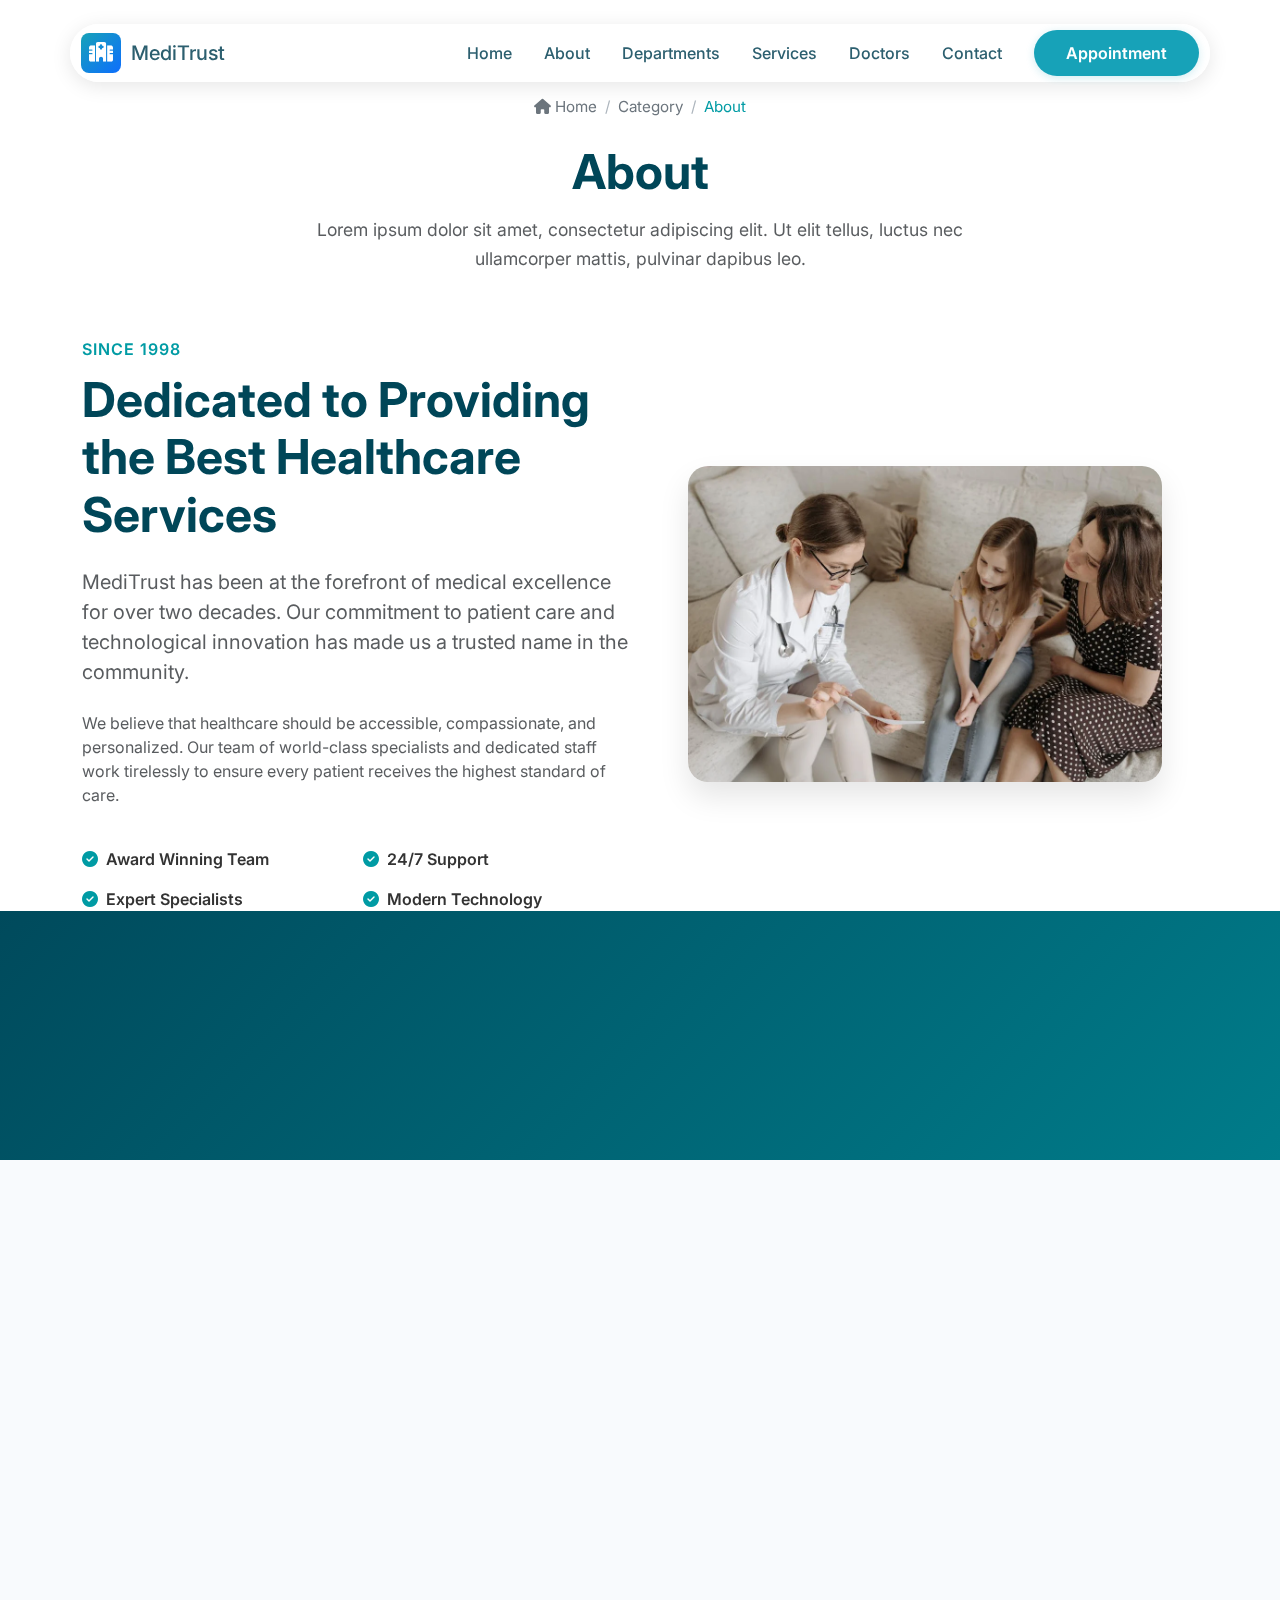
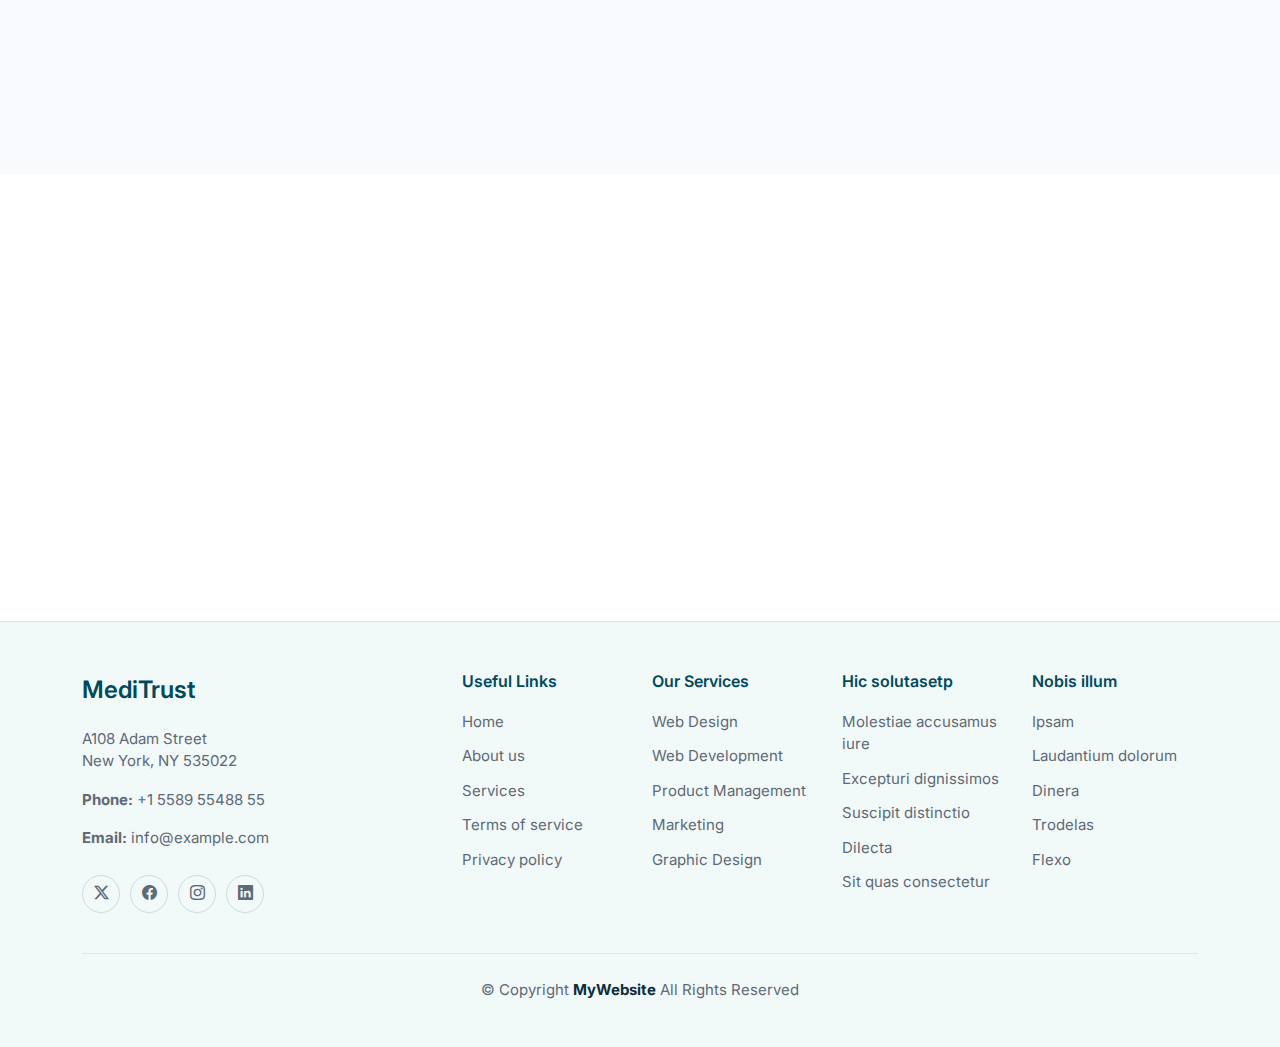
<file: Website(Meditrust)__Healthcare/about.html>
<!DOCTYPE html>
<html lang="en">

<head>
    <meta charset="UTF-8">
    <meta name="viewport" content="width=device-width, initial-scale=1.0">
    <title>About Section</title>

    <link href="https://cdn.jsdelivr.net/npm/bootstrap@5.3.0/dist/css/bootstrap.min.css" rel="stylesheet">
    <link rel="stylesheet" href="https://cdn.jsdelivr.net/npm/bootstrap-icons@1.10.5/font/bootstrap-icons.css">

    <!-- Font Awesome for icons -->
    <link rel="stylesheet" href="https://cdnjs.cloudflare.com/ajax/libs/font-awesome/6.4.0/css/all.min.css">

    <!-- Google Fonts -->
    <link href="https://fonts.googleapis.com/css2?family=Inter:wght@400;500;600;700&display=swap" rel="stylesheet">


    <!-- Custom CSS -->
    <link rel="stylesheet" href="style.css">

    <link href="https://unpkg.com/aos@2.3.1/dist/aos.css" rel="stylesheet">
</head>

<body>
    <!-- Navigation -->
    <nav class="navbar navbar-expand-lg navbar-light fixed-top">
        <div class="container">
            <a class="navbar-brand" href="home.html">
                <div class="logo-icon">
                    <i class="fas fa-hospital-alt"></i>
                </div>
                <span class="brand-name">MediTrust</span>
            </a>
            <button class="navbar-toggler" type="button" data-bs-toggle="collapse" data-bs-target="#navbarNav">
                <span class="navbar-toggler-icon"></span>
            </button>
            <div class="collapse navbar-collapse" id="navbarNav">
                <ul class="navbar-nav ms-auto align-items-center">
                    <li class="nav-item">
                        <a class="nav-link" href="home.html">Home</a>
                    </li>
                    <li class="nav-item">
                        <a class="nav-link active" href="about.html">About</a>
                    </li>
                    <li class="nav-item">
                        <a class="nav-link" href="department.html">Departments</a>
                    </li>
                    <li class="nav-item">
                        <a class="nav-link" href="service.html">Services</a>
                    </li>
                    <li class="nav-item">
                        <a class="nav-link" href="doctor.html">Doctors</a>
                    </li>
                    <li class="nav-item">
                        <a class="nav-link" href="contact.html">Contact</a>
                    </li>
                    <li class="nav-item">
                        <a class="btn btn-appointment ms-3" href="#appointment">Appointment</a>
                    </li>
                </ul>
            </div>
        </div>
    </nav>


    <section class="py-5 mt-5 text-center container">

        <nav aria-label="breadcrumb" class="breadcrumb-container mb-4" data-aos="fade-down">
            <ol class="breadcrumb mb-0">
                <li class="breadcrumb-item">
                    <a href="home.html" class="breadcrumb-link">
                        <i class="fas fa-home"></i> Home
                    </a>
                </li>
                <li class="breadcrumb-item">
                    <a href="#" class="breadcrumb-link">Category</a>
                </li>
                <li class="breadcrumb-item text-light-teal active" aria-current="page">
                    About
                </li>
            </ol>
        </nav>

        <h1 class="display-5 fw-bold text-dark-teal mb-3" data-aos="fade-up" data-aos-delay="100">About</h1>

        <p class="text-muted mx-auto about-paragraph" data-aos="fade-up" data-aos-delay="200">
            Lorem ipsum dolor sit amet, consectetur adipiscing elit. Ut elit tellus, luctus nec ullamcorper mattis,
            pulvinar dapibus leo.
        </p>

    </section>

    <!-- Who We Are Section -->
    <section class="who-we-are-section">
        <div class="container">
            <div class="row align-items-center">
                <div class="col-lg-6 mb-5 mb-lg-0" data-aos="fade-right">
                    <span class="section-tag">Since 1998</span>
                    <h2 class="display-5 fw-bold text-dark-teal mb-4">Dedicated to Providing the Best Healthcare
                        Services</h2>
                    <p class="text-muted mb-4 fs-5">MediTrust has been at the forefront of medical excellence for over
                        two decades. Our commitment to patient care and technological innovation has made us a trusted
                        name in the community.</p>
                    <p class="text-muted mb-4">We believe that healthcare should be accessible, compassionate, and
                        personalized. Our team of world-class specialists and dedicated staff work tirelessly to ensure
                        every patient receives the highest standard of care.</p>
                    <div class="row g-3 mt-2">
                        <div class="col-sm-6">
                            <div class="d-flex align-items-center">
                                <i class="fas fa-check-circle text-light-teal me-2"></i>
                                <span class="fw-semibold">Award Winning Team</span>
                            </div>
                        </div>
                        <div class="col-sm-6">
                            <div class="d-flex align-items-center">
                                <i class="fas fa-check-circle text-light-teal me-2"></i>
                                <span class="fw-semibold">24/7 Support</span>
                            </div>
                        </div>
                        <div class="col-sm-6">
                            <div class="d-flex align-items-center">
                                <i class="fas fa-check-circle text-light-teal me-2"></i>
                                <span class="fw-semibold">Expert Specialists</span>
                            </div>
                        </div>
                        <div class="col-sm-6">
                            <div class="d-flex align-items-center">
                                <i class="fas fa-check-circle text-light-teal me-2"></i>
                                <span class="fw-semibold">Modern Technology</span>
                            </div>
                        </div>
                    </div>
                </div>
                <div class="col-lg-6 px-lg-5" data-aos="fade-left">
                    <div class="position-relative">
                        <img src="Images/about_image.webp" alt="Who We Are" class="who-we-are-image">
                    </div>
                </div>
            </div>
        </div>
    </section>

    <!-- Stats Section -->
    <section class="stats-section">
        <div class="container text-center">
            <div class="row g-4">
                <div class="col-6 col-md-3" data-aos="zoom-in" data-aos-delay="100">
                    <div class="stat-item">
                        <h2>85+</h2>
                        <p>Specialists</p>
                    </div>
                </div>
                <div class="col-6 col-md-3" data-aos="zoom-in" data-aos-delay="200">
                    <div class="stat-item">
                        <h2>25K+</h2>
                        <p>Happy Patients</p>
                    </div>
                </div>
                <div class="col-6 col-md-3" data-aos="zoom-in" data-aos-delay="300">
                    <div class="stat-item">
                        <h2>12+</h2>
                        <p>Global Awards</p>
                    </div>
                </div>
                <div class="col-6 col-md-3" data-aos="zoom-in" data-aos-delay="400">
                    <div class="stat-item">
                        <h2>25+</h2>
                        <p>Years Experience</p>
                    </div>
                </div>
            </div>
        </div>
    </section>

    <!-- Values Section -->
    <section class="values-section">
        <div class="container text-center">
            <div class="mb-5" data-aos="fade-up">
                <span class="section-tag">Our Philosophy</span>
                <h2 class="display-6 fw-bold text-dark-teal">The Values That Guide Us</h2>
            </div>
            <div class="row g-4">
                <div class="col-lg-4" data-aos="fade-up" data-aos-delay="100">
                    <div class="value-card">
                        <div class="value-icon mx-auto">
                            <i class="fas fa-heart"></i>
                        </div>
                        <h4 class="text-dark-teal mb-3">Compassion</h4>
                        <p class="text-muted">We treat every patient with the same care and respect we would show our
                            own family members.</p>
                    </div>
                </div>
                <div class="col-lg-4" data-aos="fade-up" data-aos-delay="200">
                    <div class="value-card">
                        <div class="value-icon mx-auto">
                            <i class="fas fa-star"></i>
                        </div>
                        <h4 class="text-dark-teal mb-3">Excellence</h4>
                        <p class="text-muted">We strive for the highest quality in everything we do, from medical
                            treatments to patient services.</p>
                    </div>
                </div>
                <div class="col-lg-4" data-aos="fade-up" data-aos-delay="300">
                    <div class="value-card">
                        <div class="value-icon mx-auto">
                            <i class="fas fa-microscope"></i>
                        </div>
                        <h4 class="text-dark-teal mb-3">Innovation</h4>
                        <p class="text-muted">We continuously embrace new technologies and methodologies to provide the
                            best healthcare solutions.</p>
                    </div>
                </div>
            </div>
        </div>
    </section>
    <section class="accreditation-section" data-aos="fade-up">
        <div class="container">

            <div class="custom-divider"></div>

            <div class="text-center">
                <h2 class="section-title">Accreditations & Certifications</h2>
                <p class="section-subtitle">We are proud to be accredited by leading healthcare organizations</p>
            </div>

        </div>
    </section>

    <div class="container pb-5">
        <div class="row align-items-center justify-content-center logo-row g-3" data-aos="zoom-in" data-aos-delay="200">
            <div class="col-6 col-md-auto text-center mb-3 mb-md-0 px-md-4">
                <div class="logo-wrapper">
                    <img src="Images/shop_logo_1.webp" alt="Company 1" class="img-fluid accreditation-logo">
                </div>
            </div>
            <div class="col-6 col-md-auto text-center mb-3 mb-md-0 px-md-4">
                <div class="logo-wrapper">
                    <img src="Images/shop_logo_2.webp" alt="Company 2" class="img-fluid accreditation-logo">
                </div>
            </div>
            <div class="col-6 col-md-auto text-center mb-3 mb-md-0 px-md-4">
                <div class="logo-wrapper">
                    <img src="Images/shop_logo-3.webp" alt="Company 3" class="img-fluid accreditation-logo">
                </div>
            </div>
            <div class="col-6 col-md-auto text-center px-md-4">
                <div class="logo-wrapper">
                    <img src="Images/shop_logo_4.webp" alt="Company 4" class="img-fluid accreditation-logo">
                </div>
            </div>
        </div>
    </div>

    <footer class="custom-footer">
        <div class="container">
            <div class="row gy-4">

                <div class="col-lg-4 col-md-12">
                    <span class="brand-name">MediTrust</span>
                    <div class="contact-info mb-3">
                        <p>A108 Adam Street<br>New York, NY 535022</p>
                        <p class="mt-3"><strong>Phone:</strong> +1 5589 55488 55</p>
                        <p><strong>Email:</strong> info@example.com</p>
                    </div>

                    <div class="social-links">
                        <a href="#"><i class="bi bi-twitter-x"></i></a>
                        <a href="#"><i class="bi bi-facebook"></i></a>
                        <a href="#"><i class="bi bi-instagram"></i></a>
                        <a href="#"><i class="bi bi-linkedin"></i></a>
                    </div>
                </div>

                <div class="col-lg-2 col-6">
                    <h4>Useful Links</h4>
                    <ul class="footer-links">
                        <li><a href="#">Home</a></li>
                        <li><a href="#">About us</a></li>
                        <li><a href="#">Services</a></li>
                        <li><a href="#">Terms of service</a></li>
                        <li><a href="#">Privacy policy</a></li>
                    </ul>
                </div>

                <div class="col-lg-2 col-6">
                    <h4>Our Services</h4>
                    <ul class="footer-links">
                        <li><a href="#">Web Design</a></li>
                        <li><a href="#">Web Development</a></li>
                        <li><a href="#">Product Management</a></li>
                        <li><a href="#">Marketing</a></li>
                        <li><a href="#">Graphic Design</a></li>
                    </ul>
                </div>

                <div class="col-lg-2 col-6">
                    <h4>Hic solutasetp</h4>
                    <ul class="footer-links">
                        <li><a href="#">Molestiae accusamus iure</a></li>
                        <li><a href="#">Excepturi dignissimos</a></li>
                        <li><a href="#">Suscipit distinctio</a></li>
                        <li><a href="#">Dilecta</a></li>
                        <li><a href="#">Sit quas consectetur</a></li>
                    </ul>
                </div>

                <div class="col-lg-2 col-6">
                    <h4>Nobis illum</h4>
                    <ul class="footer-links">
                        <li><a href="#">Ipsam</a></li>
                        <li><a href="#">Laudantium dolorum</a></li>
                        <li><a href="#">Dinera</a></li>
                        <li><a href="#">Trodelas</a></li>
                        <li><a href="#">Flexo</a></li>
                    </ul>
                </div>

            </div>

            <div class="footer-bottom">
                <p>&copy; Copyright <strong>MyWebsite</strong> All Rights Reserved</p>
            </div>
        </div>
    </footer>

    <a href="#" class="scroll-top"><i class="bi bi-arrow-up-short"></i></a>

    <script src="https://cdn.jsdelivr.net/npm/bootstrap@5.3.0/dist/js/bootstrap.bundle.min.js"></script>
    <script src="https://unpkg.com/aos@2.3.1/dist/aos.js"></script>
    <script>
        AOS.init({
            duration: 1000,
            easing: 'ease-in-out',
            once: true,
            mirror: false
        });


        // Scroll to top button functionality
        const scrollTop = document.querySelector('.scroll-top');
        if (scrollTop) {
            const toggleScrollTop = () => {
                if (window.scrollY > 100) {
                    scrollTop.classList.add('active');
                } else {
                    scrollTop.classList.remove('active');
                }
            };
            window.addEventListener('load', toggleScrollTop);
            window.addEventListener('scroll', toggleScrollTop);

            scrollTop.addEventListener('click', (e) => {
                e.preventDefault();
                window.scrollTo({
                    top: 0,
                    behavior: 'smooth'
                });
            });
        }
    </script>
</body>

</html>
</file>
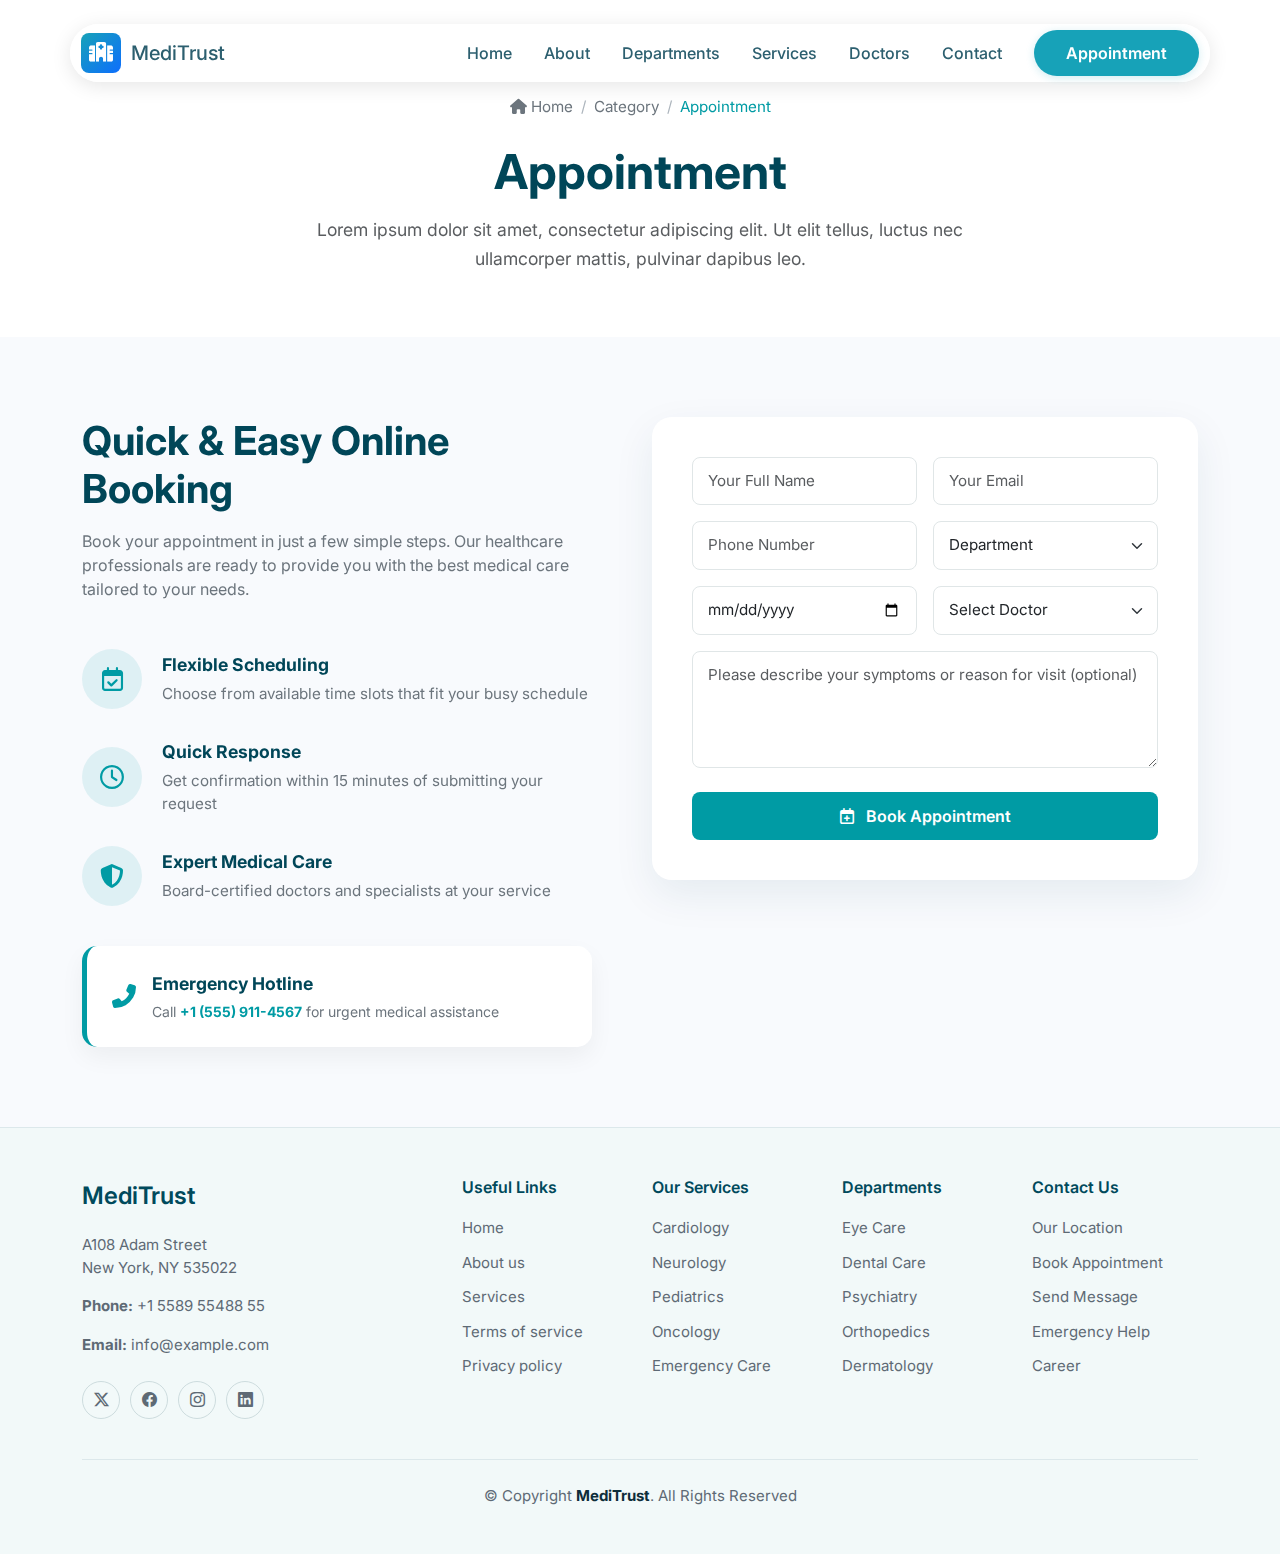
<file: Website(Meditrust)__Healthcare/appointment.html>
<!DOCTYPE html>
<html lang="en">

<head>
    <meta charset="UTF-8">
    <meta name="viewport" content="width=device-width, initial-scale=1.0">
    <title>Appointment</title>
    <!-- Bootstrap CSS -->
    <link href="https://cdn.jsdelivr.net/npm/bootstrap@5.3.0/dist/css/bootstrap.min.css" rel="stylesheet">

    <!-- Font Awesome for icons -->
    <link rel="stylesheet" href="https://cdnjs.cloudflare.com/ajax/libs/font-awesome/6.4.0/css/all.min.css">

    <!-- Bootstrap Icons -->
    <link rel="stylesheet" href="https://cdn.jsdelivr.net/npm/bootstrap-icons@1.11.1/font/bootstrap-icons.css">

    <!-- Google Fonts -->
    <link href="https://fonts.googleapis.com/css2?family=Inter:wght@400;500;600;700&display=swap" rel="stylesheet">

    <!-- Custom CSS -->
    <link rel="stylesheet" href="style.css">

    <!-- AOS CSS -->
    <link href="https://unpkg.com/aos@2.3.1/dist/aos.css" rel="stylesheet">
</head>

<body>
    <!-- Navigation -->
    <nav class="navbar navbar-expand-lg navbar-light fixed-top">
        <div class="container">
            <a class="navbar-brand" href="home.html">
                <div class="logo-icon">
                    <i class="fas fa-hospital-alt"></i>
                </div>
                <span class="brand-name">MediTrust</span>
            </a>
            <button class="navbar-toggler" type="button" data-bs-toggle="collapse" data-bs-target="#navbarNav">
                <span class="navbar-toggler-icon"></span>
            </button>
            <div class="collapse navbar-collapse" id="navbarNav">
                <ul class="navbar-nav ms-auto align-items-center">
                    <li class="nav-item">
                        <a class="nav-link" href="home.html">Home</a>
                    </li>
                    <li class="nav-item">
                        <a class="nav-link" href="about.html">About</a>
                    </li>
                    <li class="nav-item">
                        <a class="nav-link" href="department.html">Departments</a>
                    </li>
                    <li class="nav-item">
                        <a class="nav-link" href="service.html">Services</a>
                    </li>
                    <li class="nav-item">
                        <a class="nav-link" href="doctor.html">Doctors</a>
                    </li>
                    <li class="nav-item">
                        <a class="nav-link" href="contact.html">Contact</a>
                    </li>
                    <li class="nav-item">
                        <a class="btn btn-appointment ms-3" href="appointment.html">Appointment</a>
                    </li>
                </ul>
            </div>
        </div>
    </nav>
    <section class="py-5 mt-5 text-center container">
        <nav aria-label="breadcrumb" class="breadcrumb-container mb-4" data-aos="fade-down">
            <ol class="breadcrumb mb-0">
                <li class="breadcrumb-item">
                    <a href="home.html" class="breadcrumb-link">
                        <i class="fas fa-home"></i> Home
                    </a>
                </li>
                <li class="breadcrumb-item">
                    <a href="#" class="breadcrumb-link">Category</a>
                </li>
                <li class="breadcrumb-item text-light-teal active" aria-current="page">
                    Appointment
                </li>
            </ol>
        </nav>

        <h1 class="display-5 fw-bold text-dark-teal mb-3" data-aos="fade-up" data-aos-delay="100">Appointment</h1>

        <p class="text-muted mx-auto about-paragraph" data-aos="fade-up" data-aos-delay="200">
            Lorem ipsum dolor sit amet, consectetur adipiscing elit. Ut elit tellus, luctus nec ullamcorper mattis,
            pulvinar dapibus leo.
        </p>
    </section>
    <section class="booking-section">
        <div class="container">
            <div class="row">

                <div class="col-lg-6 mb-5 mb-lg-0 pe-lg-5" data-aos="fade-right">
                    <h2 class="text-teal fw-bold mb-3" style="font-size: 2.5rem;">Quick & Easy Online Booking</h2>
                    <p class="text-secondary mb-5">
                        Book your appointment in just a few simple steps. Our healthcare professionals are ready to
                        provide you with the best medical care tailored to your needs.
                    </p>

                    <div class="feature-item">
                        <div class="icon-circle">
                            <i class="far fa-calendar-check"></i>
                        </div>
                        <div>
                            <div class="feature-title">Flexible Scheduling</div>
                            <p class="feature-desc">Choose from available time slots that fit your busy schedule</p>
                        </div>
                    </div>

                    <div class="feature-item">
                        <div class="icon-circle">
                            <i class="far fa-clock"></i>
                        </div>
                        <div>
                            <div class="feature-title">Quick Response</div>
                            <p class="feature-desc">Get confirmation within 15 minutes of submitting your request</p>
                        </div>
                    </div>

                    <div class="feature-item">
                        <div class="icon-circle">
                            <i class="fas fa-shield-alt"></i>
                        </div>
                        <div>
                            <div class="feature-title">Expert Medical Care</div>
                            <p class="feature-desc">Board-certified doctors and specialists at your service</p>
                        </div>
                    </div>

                    <div class="emergency-box">
                        <div class="d-flex align-items-center">
                            <i class="fas fa-phone-alt me-3 text-teal-bright fs-4"></i>
                            <div>
                                <div class="emergency-title">Emergency Hotline</div>
                                <div class="text-secondary small">Call <span class="emergency-number">+1 (555)
                                        911-4567</span> for urgent medical assistance</div>
                            </div>
                        </div>
                    </div>
                </div>

                <div class="col-lg-6" data-aos="fade-left">
                    <div class="booking-card">
                        <form>
                            <div class="row g-3">
                                <div class="col-md-6">
                                    <input type="text" class="form-control" placeholder="Your Full Name">
                                </div>
                                <div class="col-md-6">
                                    <input type="email" class="form-control" placeholder="Your Email">
                                </div>

                                <div class="col-md-6">
                                    <input type="tel" class="form-control" placeholder="Phone Number">
                                </div>
                                <div class="col-md-6">
                                    <select class="form-select">
                                        <option selected>Department</option>
                                        <option value="1">Cardiology</option>
                                        <option value="2">Neurology</option>
                                        <option value="3">Pediatrics</option>
                                    </select>
                                </div>

                                <div class="col-md-6">
                                    <input type="date" class="form-control">
                                </div>
                                <div class="col-md-6">
                                    <select class="form-select">
                                        <option selected>Select Doctor</option>
                                        <option value="1">Dr. Smith</option>
                                        <option value="2">Dr. Johnson</option>
                                    </select>
                                </div>

                                <div class="col-12">
                                    <textarea class="form-control" rows="4"
                                        placeholder="Please describe your symptoms or reason for visit (optional)"></textarea>
                                </div>

                                <div class="col-12 mt-4">
                                    <button type="submit" class="btn btn-teal w-100">
                                        <i class="far fa-calendar-plus me-2"></i> Book Appointment
                                    </button>
                                </div>
                            </div>
                        </form>
                    </div>
                </div>

            </div>
        </div>
    </section>
    <footer class="custom-footer">
        <div class="container">
            <div class="row gy-4">
                <div class="col-lg-4 col-md-12">
                    <span class="brand-name">MediTrust</span>
                    <div class="contact-info mb-3">
                        <p>A108 Adam Street<br>New York, NY 535022</p>
                        <p class="mt-3"><strong>Phone:</strong> +1 5589 55488 55</p>
                        <p><strong>Email:</strong> info@example.com</p>
                    </div>
                    <div class="social-links">
                        <a href="#"><i class="bi bi-twitter-x"></i></a>
                        <a href="#"><i class="bi bi-facebook"></i></a>
                        <a href="#"><i class="bi bi-instagram"></i></a>
                        <a href="#"><i class="bi bi-linkedin"></i></a>
                    </div>
                </div>

                <div class="col-lg-2 col-6">
                    <h4>Useful Links</h4>
                    <ul class="footer-links">
                        <li><a href="home.html">Home</a></li>
                        <li><a href="about.html">About us</a></li>
                        <li><a href="service.html">Services</a></li>
                        <li><a href="#">Terms of service</a></li>
                        <li><a href="#">Privacy policy</a></li>
                    </ul>
                </div>

                <div class="col-lg-2 col-6">
                    <h4>Our Services</h4>
                    <ul class="footer-links">
                        <li><a href="#">Cardiology</a></li>
                        <li><a href="#">Neurology</a></li>
                        <li><a href="#">Pediatrics</a></li>
                        <li><a href="#">Oncology</a></li>
                        <li><a href="#">Emergency Care</a></li>
                    </ul>
                </div>

                <div class="col-lg-2 col-6">
                    <h4>Departments</h4>
                    <ul class="footer-links">
                        <li><a href="#">Eye Care</a></li>
                        <li><a href="#">Dental Care</a></li>
                        <li><a href="#">Psychiatry</a></li>
                        <li><a href="#">Orthopedics</a></li>
                        <li><a href="#">Dermatology</a></li>
                    </ul>
                </div>

                <div class="col-lg-2 col-6">
                    <h4>Contact Us</h4>
                    <ul class="footer-links">
                        <li><a href="#">Our Location</a></li>
                        <li><a href="appointment.html">Book Appointment</a></li>
                        <li><a href="contact.html">Send Message</a></li>
                        <li><a href="#">Emergency Help</a></li>
                        <li><a href="#">Career</a></li>
                    </ul>
                </div>
            </div>

            <div class="footer-bottom">
                <p>&copy; Copyright <strong>MediTrust</strong>. All Rights Reserved</p>
            </div>
        </div>
    </footer>

    <a href="#" class="scroll-top"><i class="bi bi-arrow-up-short"></i></a>

    <script src="https://cdn.jsdelivr.net/npm/bootstrap@5.3.0/dist/js/bootstrap.bundle.min.js"></script>
    <script src="https://unpkg.com/aos@2.3.1/dist/aos.js"></script>
    <script>
        AOS.init({
            duration: 1000,
            easing: 'ease-in-out',
            once: true,
            mirror: false
        });

        // Scroll to top button functionality
        const scrollTop = document.querySelector('.scroll-top');
        if (scrollTop) {
            const toggleScrollTop = () => {
                if (window.scrollY > 100) {
                    scrollTop.classList.add('active');
                } else {
                    scrollTop.classList.remove('active');
                }
            };
            window.addEventListener('load', toggleScrollTop);
            window.addEventListener('scroll', toggleScrollTop);

            scrollTop.addEventListener('click', (e) => {
                e.preventDefault();
                window.scrollTo({
                    top: 0,
                    behavior: 'smooth'
                });
            });
        }
    </script>




</body>

</html>
</file>
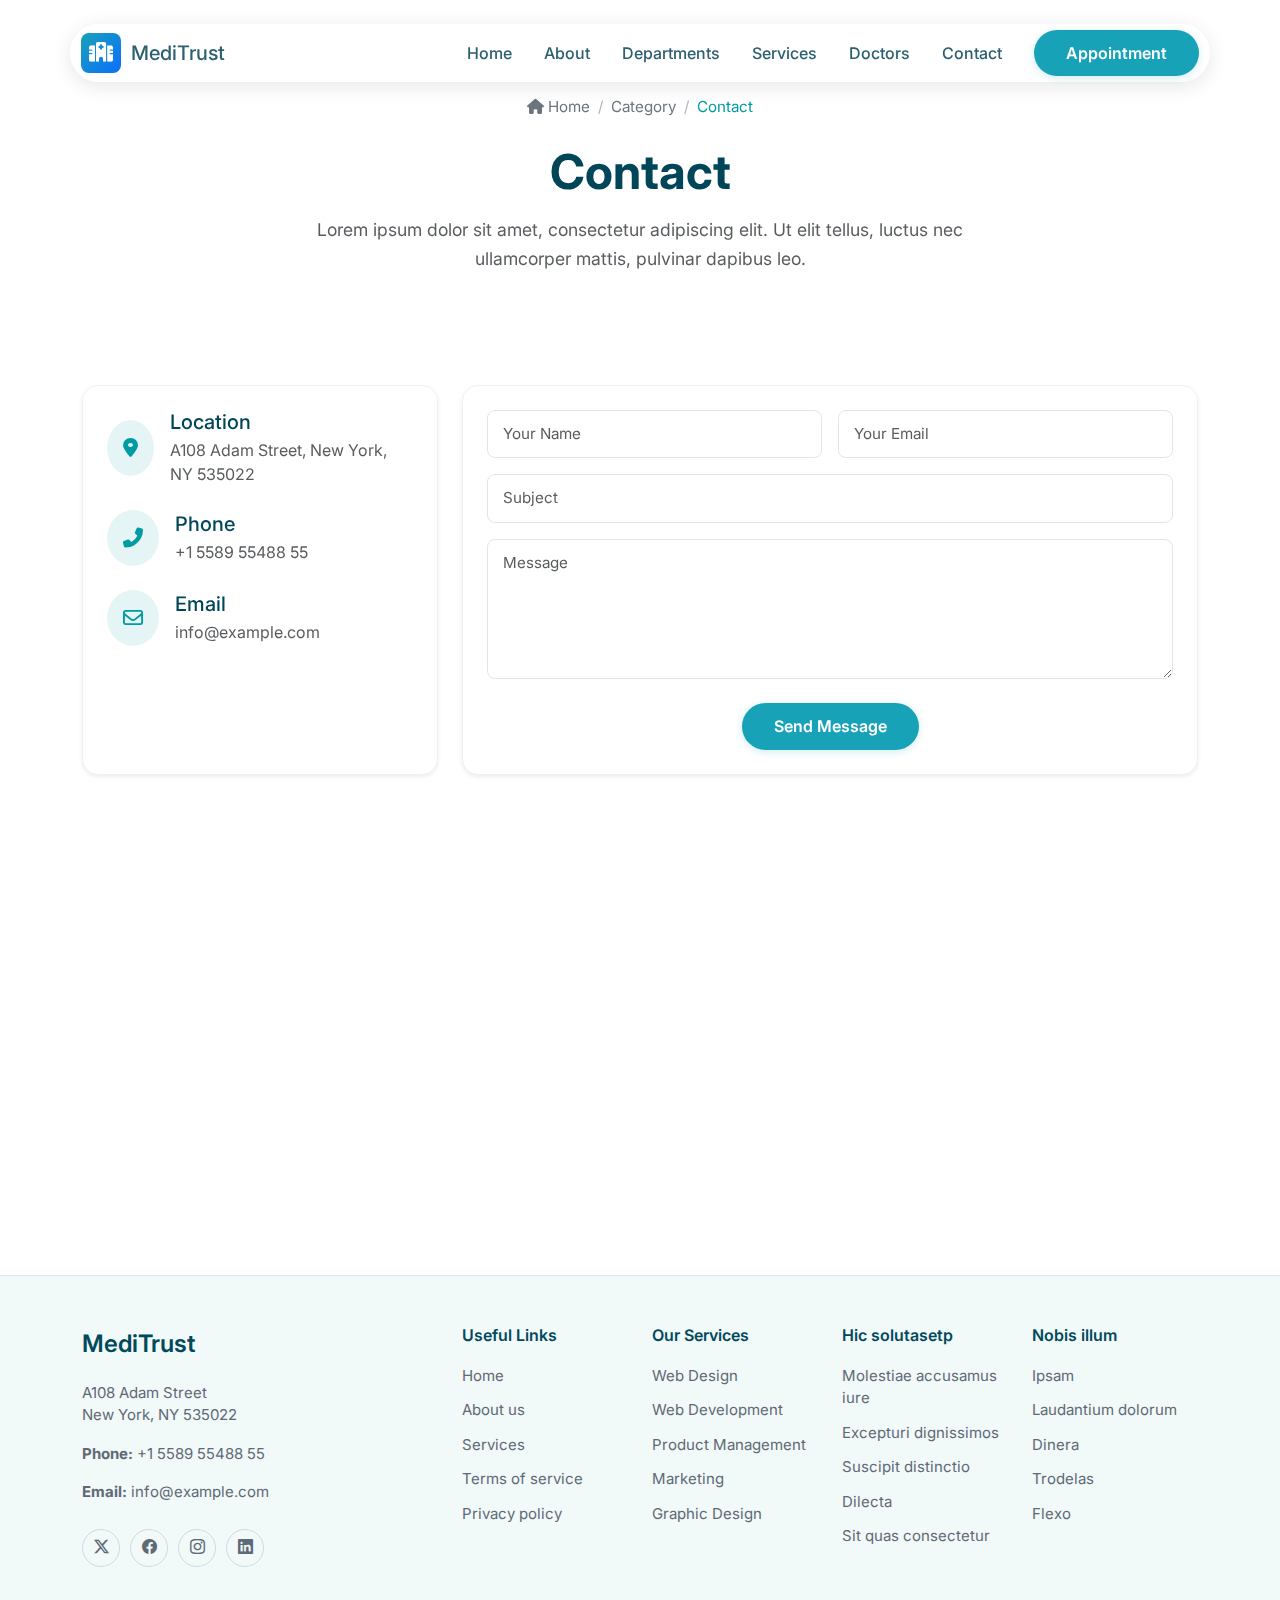
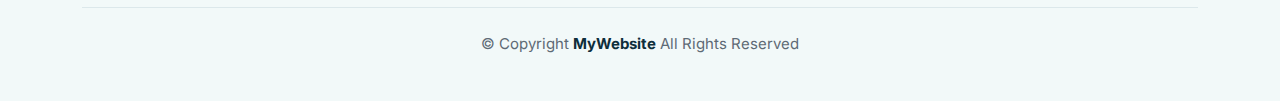
<file: Website(Meditrust)__Healthcare/contact.html>
<!DOCTYPE html>
<html lang="en">

<head>
    <meta charset="UTF-8">
    <meta name="viewport" content="width=device-width, initial-scale=1.0">
    <title>Contact</title>
    <link href="https://cdn.jsdelivr.net/npm/bootstrap@5.3.0/dist/css/bootstrap.min.css" rel="stylesheet">

    <!-- Font Awesome for icons -->
    <link rel="stylesheet" href="https://cdnjs.cloudflare.com/ajax/libs/font-awesome/6.4.0/css/all.min.css">

    <!-- Bootstrap Icons -->
    <link rel="stylesheet" href="https://cdn.jsdelivr.net/npm/bootstrap-icons@1.11.1/font/bootstrap-icons.css">

    <!-- Google Fonts -->
    <link href="https://fonts.googleapis.com/css2?family=Inter:wght@400;500;600;700&display=swap" rel="stylesheet">

    <!-- Custom CSS -->
    <link rel="stylesheet" href="style.css">

    <!-- AOS CSS -->
    <link href="https://unpkg.com/aos@2.3.1/dist/aos.css" rel="stylesheet">
</head>

<body>
    <!-- Navigation -->
    <nav class="navbar navbar-expand-lg navbar-light fixed-top">
        <div class="container">
            <a class="navbar-brand" href="home.html">
                <div class="logo-icon">
                    <i class="fas fa-hospital-alt"></i>
                </div>
                <span class="brand-name">MediTrust</span>
            </a>
            <button class="navbar-toggler" type="button" data-bs-toggle="collapse" data-bs-target="#navbarNav">
                <span class="navbar-toggler-icon"></span>
            </button>
            <div class="collapse navbar-collapse" id="navbarNav">
                <ul class="navbar-nav ms-auto align-items-center">
                    <li class="nav-item">
                        <a class="nav-link" href="home.html">Home</a>
                    </li>
                    <li class="nav-item">
                        <a class="nav-link" href="about.html">About</a>
                    </li>
                    <li class="nav-item">
                        <a class="nav-link" href="department.html">Departments</a>
                    </li>
                    <li class="nav-item">
                        <a class="nav-link" href="service.html">Services</a>
                    </li>
                    <li class="nav-item">
                        <a class="nav-link" href="doctor.html">Doctors</a>
                    </li>
                    <li class="nav-item">
                        <a class="nav-link active" href="contact.html">Contact</a>
                    </li>
                    <li class="nav-item">
                        <a class="btn btn-appointment ms-3" href="appointment.html">Appointment</a>
                    </li>
                </ul>
            </div>
        </div>
    </nav>
    <section class="py-5 mt-5 text-center container">

        <nav aria-label="breadcrumb" class="breadcrumb-container mb-4" data-aos="fade-down">
            <ol class="breadcrumb mb-0">
                <li class="breadcrumb-item">
                    <a href="home.html" class="breadcrumb-link">
                        <i class="fas fa-home"></i> Home
                    </a>
                </li>
                <li class="breadcrumb-item">
                    <a href="#" class="breadcrumb-link">Category</a>
                </li>
                <li class="breadcrumb-item text-light-teal active" aria-current="page">
                    Contact
                </li>
            </ol>
        </nav>

        <h1 class="display-5 fw-bold text-dark-teal mb-3" data-aos="fade-up" data-aos-delay="100">Contact</h1>

        <p class="text-muted mx-auto about-paragraph" data-aos="fade-up" data-aos-delay="200">
            Lorem ipsum dolor sit amet, consectetur adipiscing elit. Ut elit tellus, luctus nec ullamcorper mattis,
            pulvinar dapibus leo.
        </p>

    </section>

    <section class="contact-section py-5">
        <div class="container">
            <div class="row g-4">
                <!-- Contact Info Boxes -->
                <div class="col-lg-4" data-aos="fade-right">
                    <div class="contact-info-card p-4 h-100 shadow-sm rounded-4 bg-white">
                        <div class="info-item mb-4 d-flex align-items-center">
                            <div class="icon-box me-3 bg-light-teal-subtle text-light-teal p-3 rounded-circle">
                                <i class="fas fa-map-marker-alt fa-lg"></i>
                            </div>
                            <div>
                                <h5 class="mb-1 text-dark-teal">Location</h5>
                                <p class="mb-0 text-muted">A108 Adam Street, New York, NY 535022</p>
                            </div>
                        </div>

                        <div class="info-item mb-4 d-flex align-items-center">
                            <div class="icon-box me-3 bg-light-teal-subtle text-light-teal p-3 rounded-circle">
                                <i class="fas fa-phone-alt fa-lg"></i>
                            </div>
                            <div>
                                <h5 class="mb-1 text-dark-teal">Phone</h5>
                                <p class="mb-0 text-muted">+1 5589 55488 55</p>
                            </div>
                        </div>

                        <div class="info-item mb-0 d-flex align-items-center">
                            <div class="icon-box me-3 bg-light-teal-subtle text-light-teal p-3 rounded-circle">
                                <i class="far fa-envelope fa-lg"></i>
                            </div>
                            <div>
                                <h5 class="mb-1 text-dark-teal">Email</h5>
                                <p class="mb-0 text-muted">info@example.com</p>
                            </div>
                        </div>
                    </div>
                </div>

                <!-- Contact Form -->
                <div class="col-lg-8" data-aos="fade-left">
                    <div class="contact-form-card p-4 shadow-sm rounded-4 bg-white">
                        <form action="#" method="post" class="row g-3">
                            <div class="col-md-6">
                                <input type="text" name="name" class="form-control" placeholder="Your Name" required>
                            </div>
                            <div class="col-md-6">
                                <input type="email" name="email" class="form-control" placeholder="Your Email" required>
                            </div>
                            <div class="col-12">
                                <input type="text" name="subject" class="form-control" placeholder="Subject" required>
                            </div>
                            <div class="col-12">
                                <textarea name="message" class="form-control" rows="5" placeholder="Message"
                                    required></textarea>
                            </div>
                            <div class="col-12 text-center mt-4">
                                <button type="submit" class="btn btn-appointment px-5 py-3">Send Message</button>
                            </div>
                        </form>
                    </div>
                </div>
            </div>
        </div>
    </section>

    <!-- Google Map Section -->
    <section class="map-section py-5" data-aos="zoom-in">
        <div class="container">
            <div class="rounded-4 overflow-hidden shadow-sm">
                <iframe style="border:0; width: 100%; height: 350px;"
                    src="https://www.google.com/maps/embed?pb=!1m14!1m8!1m3!1d12097.433213460943!2d-74.0062269!3d40.7101282!3m2!1i1024!2i768!4f13.1!3m3!1m2!1s0x0%3A0xb89d1fe6bc499443!2sDowntown+Conference+Center!5e0!3m2!1smk!2sbg!4v1539943755621"
                    frameborder="0" allowfullscreen></iframe>
            </div>
        </div>
    </section>
    <section>
        <footer class="custom-footer">
            <div class="container">
                <div class="row gy-4">

                    <div class="col-lg-4 col-md-12">
                        <span class="brand-name">MediTrust</span>
                        <div class="contact-info mb-3">
                            <p>A108 Adam Street<br>New York, NY 535022</p>
                            <p class="mt-3"><strong>Phone:</strong> +1 5589 55488 55</p>
                            <p><strong>Email:</strong> info@example.com</p>
                        </div>

                        <div class="social-links">
                            <a href="#"><i class="bi bi-twitter-x"></i></a>
                            <a href="#"><i class="bi bi-facebook"></i></a>
                            <a href="#"><i class="bi bi-instagram"></i></a>
                            <a href="#"><i class="bi bi-linkedin"></i></a>
                        </div>
                    </div>

                    <div class="col-lg-2 col-6">
                        <h4>Useful Links</h4>
                        <ul class="footer-links">
                            <li><a href="#">Home</a></li>
                            <li><a href="#">About us</a></li>
                            <li><a href="#">Services</a></li>
                            <li><a href="#">Terms of service</a></li>
                            <li><a href="#">Privacy policy</a></li>
                        </ul>
                    </div>

                    <div class="col-lg-2 col-6">
                        <h4>Our Services</h4>
                        <ul class="footer-links">
                            <li><a href="#">Web Design</a></li>
                            <li><a href="#">Web Development</a></li>
                            <li><a href="#">Product Management</a></li>
                            <li><a href="#">Marketing</a></li>
                            <li><a href="#">Graphic Design</a></li>
                        </ul>
                    </div>

                    <div class="col-lg-2 col-6">
                        <h4>Hic solutasetp</h4>
                        <ul class="footer-links">
                            <li><a href="#">Molestiae accusamus iure</a></li>
                            <li><a href="#">Excepturi dignissimos</a></li>
                            <li><a href="#">Suscipit distinctio</a></li>
                            <li><a href="#">Dilecta</a></li>
                            <li><a href="#">Sit quas consectetur</a></li>
                        </ul>
                    </div>

                    <div class="col-lg-2 col-6">
                        <h4>Nobis illum</h4>
                        <ul class="footer-links">
                            <li><a href="#">Ipsam</a></li>
                            <li><a href="#">Laudantium dolorum</a></li>
                            <li><a href="#">Dinera</a></li>
                            <li><a href="#">Trodelas</a></li>
                            <li><a href="#">Flexo</a></li>
                        </ul>
                    </div>

                </div>

                <div class="footer-bottom">
                    <p>&copy; Copyright <strong>MyWebsite</strong> All Rights Reserved</p>
                </div>
            </div>
        </footer>

        <a href="#" class="scroll-top"><i class="bi bi-arrow-up-short"></i></a>
    </section>

    <script src="https://cdn.jsdelivr.net/npm/bootstrap@5.3.0/dist/js/bootstrap.bundle.min.js"></script>
    <script src="https://unpkg.com/aos@2.3.1/dist/aos.js"></script>
    <script>
        AOS.init({
            duration: 1000,
            easing: 'ease-in-out',
            once: true,
            mirror: false
        });


        // Scroll to top button functionality
        const scrollTop = document.querySelector('.scroll-top');
        if (scrollTop) {
            const toggleScrollTop = () => {
                if (window.scrollY > 100) {
                    scrollTop.classList.add('active');
                } else {
                    scrollTop.classList.remove('active');
                }
            };
            window.addEventListener('load', toggleScrollTop);
            window.addEventListener('scroll', toggleScrollTop);

            scrollTop.addEventListener('click', (e) => {
                e.preventDefault();
                window.scrollTo({
                    top: 0,
                    behavior: 'smooth'
                });
            });
        }
    </script>
</body>

</html>
</file>
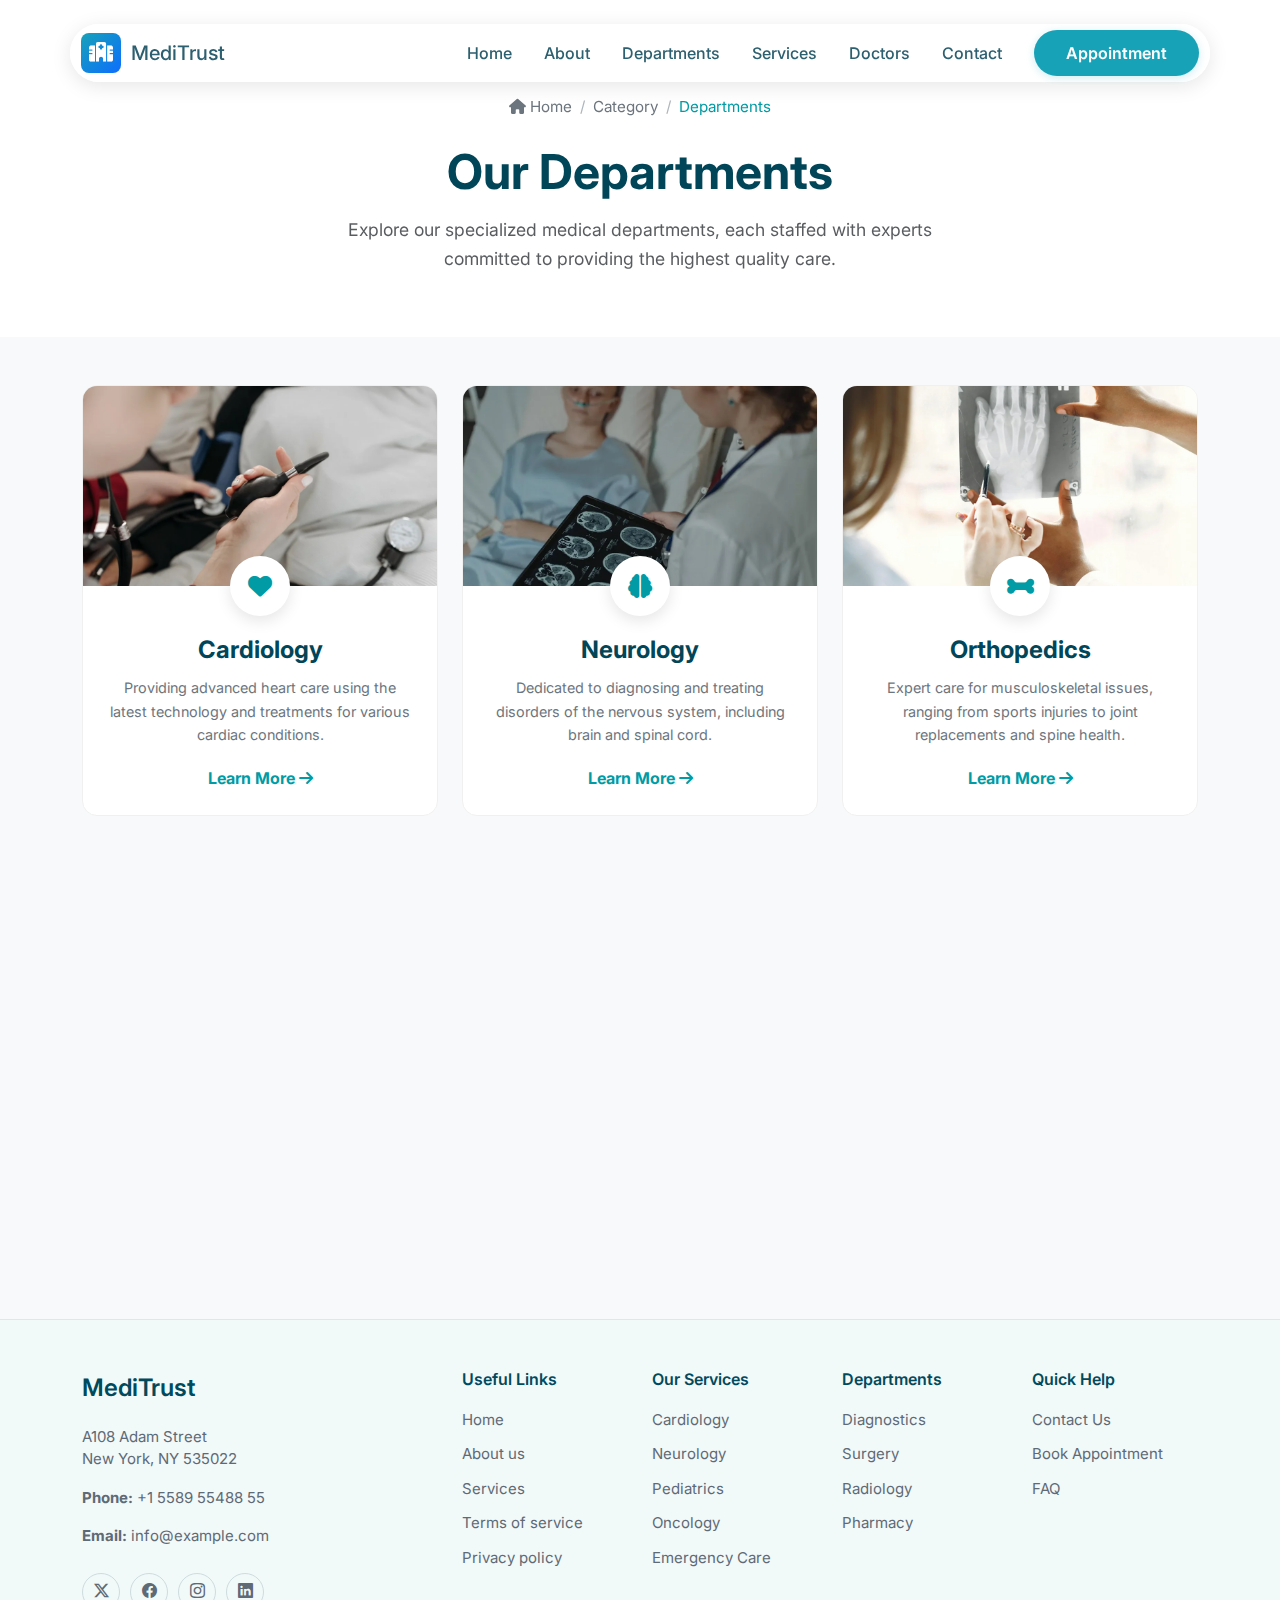
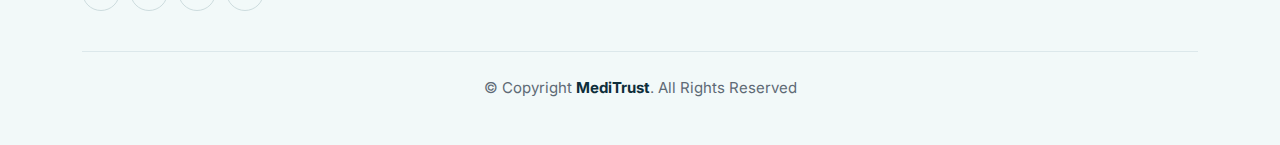
<file: Website(Meditrust)__Healthcare/department.html>
<!DOCTYPE html>
<html lang="en">

<head>
    <meta charset="UTF-8">
    <meta name="viewport" content="width=device-width, initial-scale=1.0">
    <title>Departments - MediTrust</title>
    <link href="https://cdn.jsdelivr.net/npm/bootstrap@5.3.0/dist/css/bootstrap.min.css" rel="stylesheet">

    <!-- Font Awesome for icons -->
    <link rel="stylesheet" href="https://cdnjs.cloudflare.com/ajax/libs/font-awesome/6.4.0/css/all.min.css">

    <!-- Bootstrap Icons -->
    <link rel="stylesheet" href="https://cdn.jsdelivr.net/npm/bootstrap-icons@1.11.1/font/bootstrap-icons.css">

    <!-- Google Fonts -->
    <link href="https://fonts.googleapis.com/css2?family=Inter:wght@400;500;600;700&display=swap" rel="stylesheet">

    <!-- Custom CSS -->
    <link rel="stylesheet" href="style.css">

    <!-- AOS CSS -->
    <link href="https://unpkg.com/aos@2.3.1/dist/aos.css" rel="stylesheet">
</head>

<body>
    <!-- Navigation -->
    <nav class="navbar navbar-expand-lg navbar-light fixed-top">
        <div class="container">
            <a class="navbar-brand" href="home.html">
                <div class="logo-icon">
                    <i class="fas fa-hospital-alt"></i>
                </div>
                <span class="brand-name">MediTrust</span>
            </a>
            <button class="navbar-toggler" type="button" data-bs-toggle="collapse" data-bs-target="#navbarNav">
                <span class="navbar-toggler-icon"></span>
            </button>
            <div class="collapse navbar-collapse" id="navbarNav">
                <ul class="navbar-nav ms-auto align-items-center">
                    <li class="nav-item">
                        <a class="nav-link" href="home.html">Home</a>
                    </li>
                    <li class="nav-item">
                        <a class="nav-link" href="about.html">About</a>
                    </li>
                    <li class="nav-item">
                        <a class="nav-link active" href="department.html">Departments</a>
                    </li>
                    <li class="nav-item">
                        <a class="nav-link" href="service.html">Services</a>
                    </li>
                    <li class="nav-item">
                        <a class="nav-link" href="doctor.html">Doctors</a>
                    </li>
                    <li class="nav-item">
                        <a class="nav-link" href="contact.html">Contact</a>
                    </li>
                    <li class="nav-item">
                        <a class="btn btn-appointment ms-3" href="appointment.html">Appointment</a>
                    </li>
                </ul>
            </div>
        </div>
    </nav>

    <!-- Header Section -->
    <section class="py-5 mt-5 text-center container">
        <nav aria-label="breadcrumb" class="breadcrumb-container mb-4" data-aos="fade-down">
            <ol class="breadcrumb mb-0">
                <li class="breadcrumb-item">
                    <a href="home.html" class="breadcrumb-link">
                        <i class="fas fa-home"></i> Home
                    </a>
                </li>
                <li class="breadcrumb-item">
                    <a href="#" class="breadcrumb-link">Category</a>
                </li>
                <li class="breadcrumb-item text-light-teal active" aria-current="page">
                    Departments
                </li>
            </ol>
        </nav>

        <h1 class="display-5 fw-bold text-dark-teal mb-3" data-aos="fade-up" data-aos-delay="100">Our Departments</h1>

        <p class="text-muted mx-auto about-paragraph" data-aos="fade-up" data-aos-delay="200">
            Explore our specialized medical departments, each staffed with experts committed to providing the highest
            quality care.
        </p>
    </section>

    <!-- Content Section -->
    <section class="py-5 bg-light">
        <div class="container">
            <div class="row g-4">
                <!-- Cardiology -->
                <div class="col-lg-4 col-md-6" data-aos="fade-up" data-aos-delay="100">
                    <div class="dept-card">
                        <div class="dept-img-container">
                            <img src="Images/card_image_1.webp" alt="Cardiology">
                        </div>
                        <div class="dept-content">
                            <div class="dept-icon"><i class="fas fa-heart"></i></div>
                            <h4 class="dept-title">Cardiology</h4>
                            <p class="dept-text">Providing advanced heart care using the latest technology and
                                treatments for various cardiac conditions.</p>
                            <a href="#" class="text-light-teal fw-bold text-decoration-none">Learn More <i
                                    class="fas fa-arrow-right"></i></a>
                        </div>
                    </div>
                </div>

                <!-- Neurology -->
                <div class="col-lg-4 col-md-6" data-aos="fade-up" data-aos-delay="200">
                    <div class="dept-card">
                        <div class="dept-img-container">
                            <img src="Images/card_image_2.webp" alt="Neurology">
                        </div>
                        <div class="dept-content">
                            <div class="dept-icon"><i class="fas fa-brain"></i></div>
                            <h4 class="dept-title">Neurology</h4>
                            <p class="dept-text">Dedicated to diagnosing and treating disorders of the nervous system,
                                including brain and spinal cord.</p>
                            <a href="#" class="text-light-teal fw-bold text-decoration-none">Learn More <i
                                    class="fas fa-arrow-right"></i></a>
                        </div>
                    </div>
                </div>

                <!-- Orthopedics -->
                <div class="col-lg-4 col-md-6" data-aos="fade-up" data-aos-delay="300">
                    <div class="dept-card">
                        <div class="dept-img-container">
                            <img src="Images/card_image_3.webp" alt="Orthopedics">
                        </div>
                        <div class="dept-content">
                            <div class="dept-icon"><i class="fas fa-bone"></i></div>
                            <h4 class="dept-title">Orthopedics</h4>
                            <p class="dept-text">Expert care for musculoskeletal issues, ranging from sports injuries to
                                joint replacements and spine health.</p>
                            <a href="#" class="text-light-teal fw-bold text-decoration-none">Learn More <i
                                    class="fas fa-arrow-right"></i></a>
                        </div>
                    </div>
                </div>

                <!-- Pediatrics -->
                <div class="col-lg-4 col-md-6" data-aos="fade-up" data-aos-delay="400">
                    <div class="dept-card">
                        <div class="dept-img-container">
                            <img src="Images/card_image_4.webp" alt="Pediatrics">
                        </div>
                        <div class="dept-content">
                            <div class="dept-icon"><i class="fas fa-child"></i></div>
                            <h4 class="dept-title">Pediatrics</h4>
                            <p class="dept-text">Providing compassionate medical care for infants, children, and
                                adolescents in a kid-friendly environment.</p>
                            <a href="#" class="text-light-teal fw-bold text-decoration-none">Learn More <i
                                    class="fas fa-arrow-right"></i></a>
                        </div>
                    </div>
                </div>

                <!-- Oncology -->
                <div class="col-lg-4 col-md-6" data-aos="fade-up" data-aos-delay="500">
                    <div class="dept-card">
                        <div class="dept-img-container">
                            <img src="Images/card_image_5.webp" alt="Oncology">
                        </div>
                        <div class="dept-content">
                            <div class="dept-icon"><i class="fas fa-ribbon"></i></div>
                            <h4 class="dept-title">Oncology</h4>
                            <p class="dept-text">State-of-the-art cancer diagnosis, treatment, and support services
                                provided by a multidisciplinary team.</p>
                            <a href="#" class="text-light-teal fw-bold text-decoration-none">Learn More <i
                                    class="fas fa-arrow-right"></i></a>
                        </div>
                    </div>
                </div>

                <!-- Emergency Care -->
                <div class="col-lg-4 col-md-6" data-aos="fade-up" data-aos-delay="600">
                    <div class="dept-card">
                        <div class="dept-img-container">
                            <img src="Images/card_image_6.webp" alt="Emergency Care">
                        </div>
                        <div class="dept-content">
                            <div class="dept-icon"><i class="fas fa-ambulance"></i></div>
                            <h4 class="dept-title">Emergency Care</h4>
                            <p class="dept-text">Available 24/7 to provide immediate and expert medical treatment for
                                critical health conditions and injuries.</p>
                            <a href="#" class="text-light-teal fw-bold text-decoration-none">Learn More <i
                                    class="fas fa-arrow-right"></i></a>
                        </div>
                    </div>
                </div>
            </div>
        </div>
    </section>

    <!-- Footer -->
    <footer class="custom-footer">
        <div class="container">
            <div class="row gy-4">
                <div class="col-lg-4 col-md-12">
                    <span class="brand-name">MediTrust</span>
                    <div class="contact-info mb-3">
                        <p>A108 Adam Street<br>New York, NY 535022</p>
                        <p class="mt-3"><strong>Phone:</strong> +1 5589 55488 55</p>
                        <p><strong>Email:</strong> info@example.com</p>
                    </div>
                    <div class="social-links">
                        <a href="#"><i class="bi bi-twitter-x"></i></a>
                        <a href="#"><i class="bi bi-facebook"></i></a>
                        <a href="#"><i class="bi bi-instagram"></i></a>
                        <a href="#"><i class="bi bi-linkedin"></i></a>
                    </div>
                </div>

                <div class="col-lg-2 col-6">
                    <h4>Useful Links</h4>
                    <ul class="footer-links">
                        <li><a href="home.html">Home</a></li>
                        <li><a href="about.html">About us</a></li>
                        <li><a href="service.html">Services</a></li>
                        <li><a href="#">Terms of service</a></li>
                        <li><a href="#">Privacy policy</a></li>
                    </ul>
                </div>

                <div class="col-lg-2 col-6">
                    <h4>Our Services</h4>
                    <ul class="footer-links">
                        <li><a href="#">Cardiology</a></li>
                        <li><a href="#">Neurology</a></li>
                        <li><a href="#">Pediatrics</a></li>
                        <li><a href="#">Oncology</a></li>
                        <li><a href="#">Emergency Care</a></li>
                    </ul>
                </div>

                <div class="col-lg-2 col-6">
                    <h4>Departments</h4>
                    <ul class="footer-links">
                        <li><a href="#">Diagnostics</a></li>
                        <li><a href="#">Surgery</a></li>
                        <li><a href="#">Radiology</a></li>
                        <li><a href="#">Pharmacy</a></li>
                    </ul>
                </div>

                <div class="col-lg-2 col-6">
                    <h4>Quick Help</h4>
                    <ul class="footer-links">
                        <li><a href="contact.html">Contact Us</a></li>
                        <li><a href="appointment.html">Book Appointment</a></li>
                        <li><a href="#">FAQ</a></li>
                    </ul>
                </div>
            </div>

            <div class="footer-bottom">
                <p>&copy; Copyright <strong>MediTrust</strong>. All Rights Reserved</p>
            </div>
        </div>
    </footer>

    <a href="#" class="scroll-top"><i class="bi bi-arrow-up-short"></i></a>

    <!-- Scripts -->
    <script src="https://cdn.jsdelivr.net/npm/bootstrap@5.3.0/dist/js/bootstrap.bundle.min.js"></script>
    <script src="https://unpkg.com/aos@2.3.1/dist/aos.js"></script>
    <script>
        AOS.init({
            duration: 1000,
            easing: 'ease-in-out',
            once: true,
            mirror: false
        });

        // Scroll to top button functionality
        const scrollTop = document.querySelector('.scroll-top');
        if (scrollTop) {
            const toggleScrollTop = () => {
                if (window.scrollY > 100) {
                    scrollTop.classList.add('active');
                } else {
                    scrollTop.classList.remove('active');
                }
            };
            window.addEventListener('load', toggleScrollTop);
            window.addEventListener('scroll', toggleScrollTop);

            scrollTop.addEventListener('click', (e) => {
                e.preventDefault();
                window.scrollTo({
                    top: 0,
                    behavior: 'smooth'
                });
            });
        }
    </script>
</body>

</html>
</file>
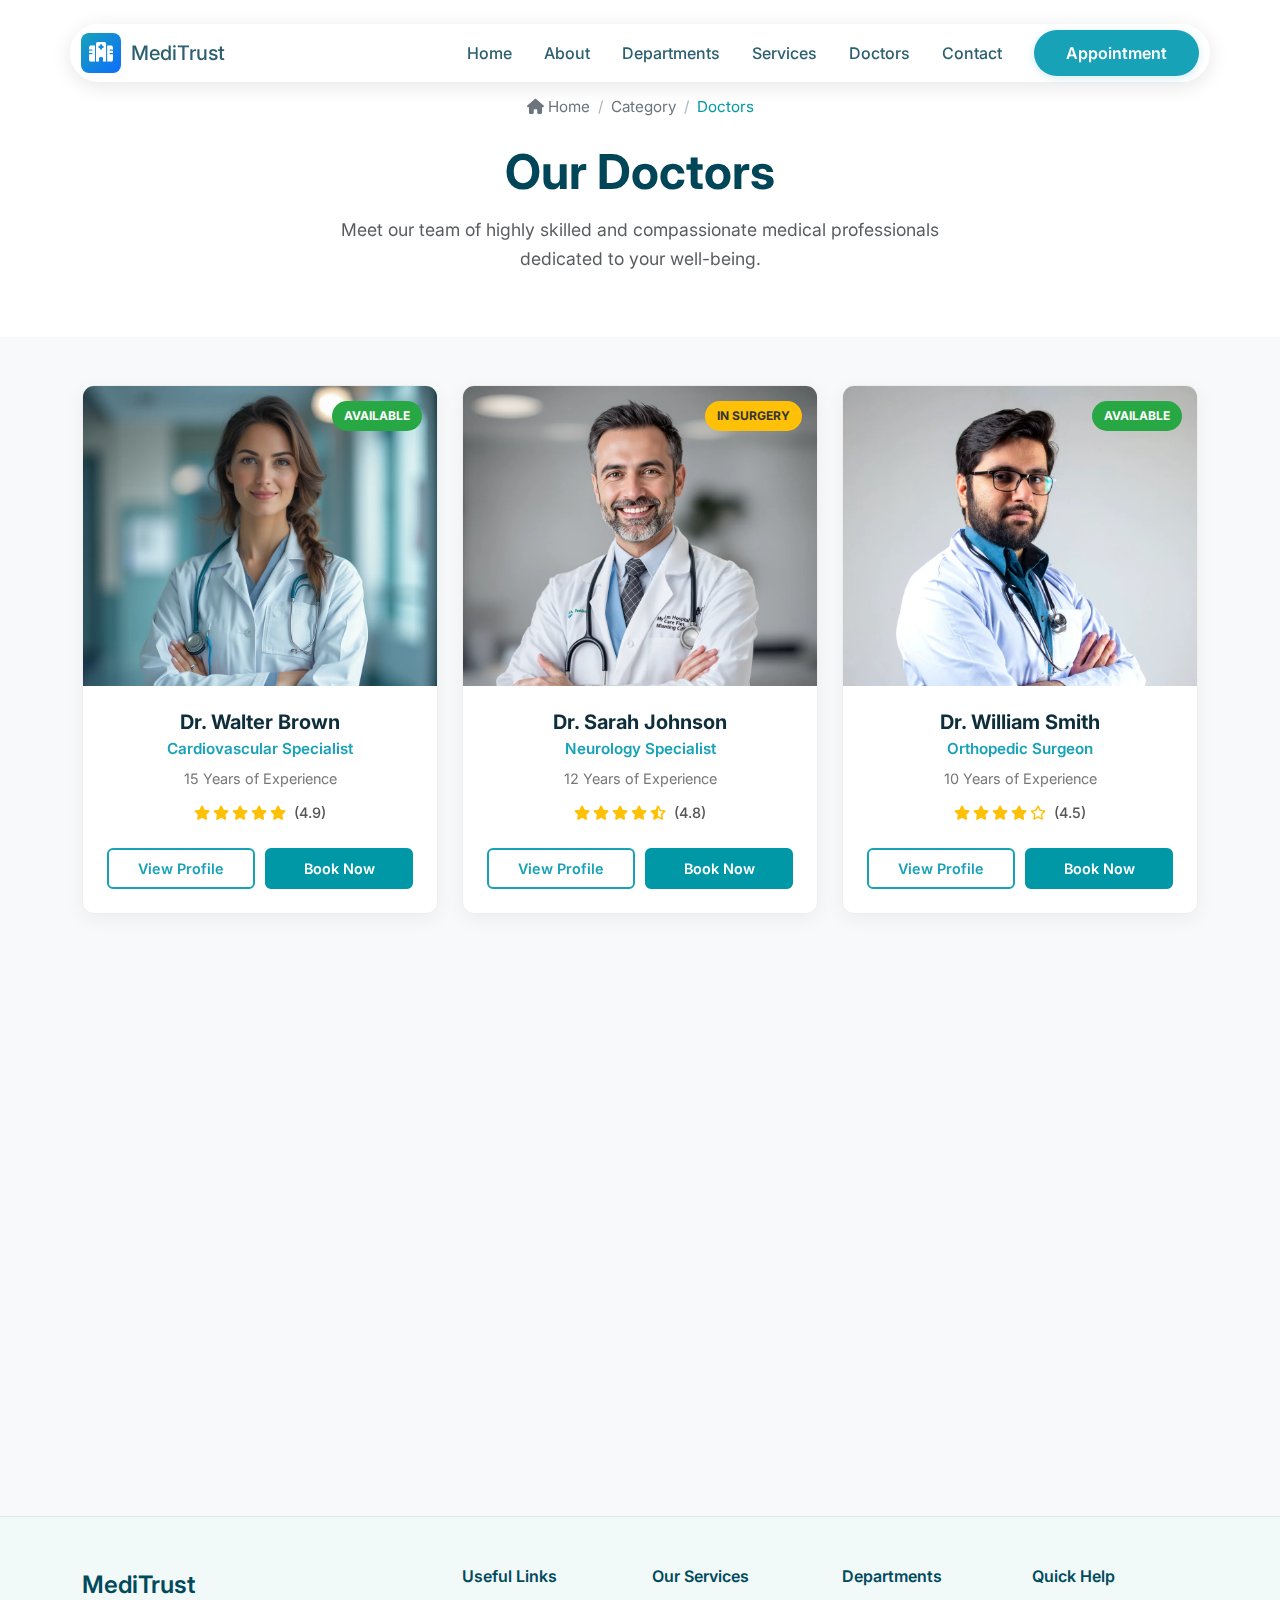
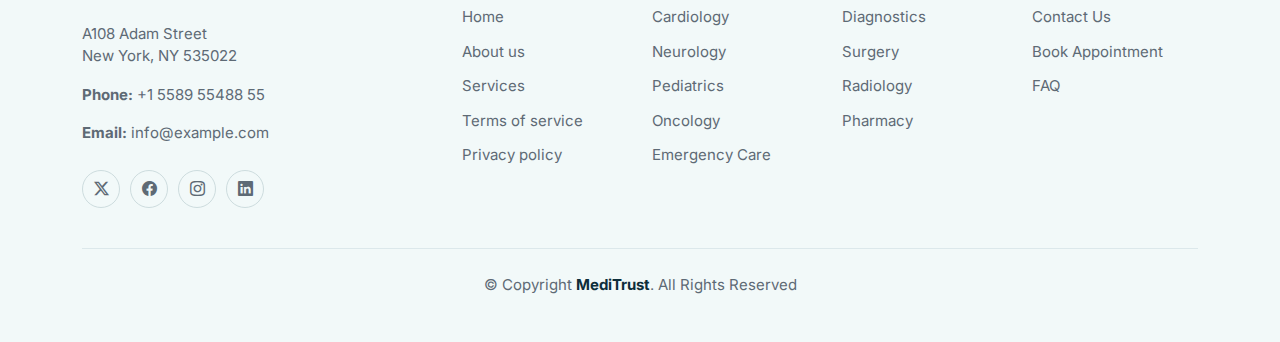
<file: Website(Meditrust)__Healthcare/doctor.html>
<!DOCTYPE html>
<html lang="en">

<head>
    <meta charset="UTF-8">
    <meta name="viewport" content="width=device-width, initial-scale=1.0">
    <title>Doctors - MediTrust</title>
    <link href="https://cdn.jsdelivr.net/npm/bootstrap@5.3.0/dist/css/bootstrap.min.css" rel="stylesheet">

    <!-- Font Awesome for icons -->
    <link rel="stylesheet" href="https://cdnjs.cloudflare.com/ajax/libs/font-awesome/6.4.0/css/all.min.css">

    <!-- Bootstrap Icons -->
    <link rel="stylesheet" href="https://cdn.jsdelivr.net/npm/bootstrap-icons@1.11.1/font/bootstrap-icons.css">

    <!-- Google Fonts -->
    <link href="https://fonts.googleapis.com/css2?family=Inter:wght@400;500;600;700&display=swap" rel="stylesheet">

    <!-- Custom CSS -->
    <link rel="stylesheet" href="style.css">

    <!-- AOS CSS -->
    <link href="https://unpkg.com/aos@2.3.1/dist/aos.css" rel="stylesheet">
</head>

<body>
    <!-- Navigation -->
    <nav class="navbar navbar-expand-lg navbar-light fixed-top">
        <div class="container">
            <a class="navbar-brand" href="home.html">
                <div class="logo-icon">
                    <i class="fas fa-hospital-alt"></i>
                </div>
                <span class="brand-name">MediTrust</span>
            </a>
            <button class="navbar-toggler" type="button" data-bs-toggle="collapse" data-bs-target="#navbarNav">
                <span class="navbar-toggler-icon"></span>
            </button>
            <div class="collapse navbar-collapse" id="navbarNav">
                <ul class="navbar-nav ms-auto align-items-center">
                    <li class="nav-item">
                        <a class="nav-link" href="home.html">Home</a>
                    </li>
                    <li class="nav-item">
                        <a class="nav-link" href="about.html">About</a>
                    </li>
                    <li class="nav-item">
                        <a class="nav-link" href="department.html">Departments</a>
                    </li>
                    <li class="nav-item">
                        <a class="nav-link" href="service.html">Services</a>
                    </li>
                    <li class="nav-item">
                        <a class="nav-link active" href="doctor.html">Doctors</a>
                    </li>
                    <li class="nav-item">
                        <a class="nav-link" href="contact.html">Contact</a>
                    </li>
                    <li class="nav-item">
                        <a class="btn btn-appointment ms-3" href="appointment.html">Appointment</a>
                    </li>
                </ul>
            </div>
        </div>
    </nav>

    <!-- Header Section -->
    <section class="py-5 mt-5 text-center container">
        <nav aria-label="breadcrumb" class="breadcrumb-container mb-4" data-aos="fade-down">
            <ol class="breadcrumb mb-0">
                <li class="breadcrumb-item">
                    <a href="home.html" class="breadcrumb-link">
                        <i class="fas fa-home"></i> Home
                    </a>
                </li>
                <li class="breadcrumb-item">
                    <a href="#" class="breadcrumb-link">Category</a>
                </li>
                <li class="breadcrumb-item text-light-teal active" aria-current="page">
                    Doctors
                </li>
            </ol>
        </nav>

        <h1 class="display-5 fw-bold text-dark-teal mb-3" data-aos="fade-up" data-aos-delay="100">Our Doctors</h1>

        <p class="text-muted mx-auto about-paragraph" data-aos="fade-up" data-aos-delay="200">
            Meet our team of highly skilled and compassionate medical professionals dedicated to your well-being.
        </p>
    </section>




    <!-- Doctors Section -->
    <section class="py-5 bg-light">
        <div class="container">
            <div class="row g-4">
                <!-- Doctor 1 -->
                <div class="col-lg-4 col-md-6" data-aos="fade-up" data-aos-delay="100">
                    <div class="doctor-card">
                        <div class="doctor-img-wrapper">
                            <span class="doctor-badge badge-available">Available</span>
                            <img src="Images/doctor_image_1.webp" alt="Dr. Walter Brown">
                        </div>
                        <div class="doctor-body text-center">
                            <h4 class="doctor-name">Dr. Walter Brown</h4>
                            <p class="doctor-specialty">Cardiovascular Specialist</p>
                            <p class="doctor-experience">15 Years of Experience</p>
                            <div class="doctor-rating justify-content-center">
                                <i class="fas fa-star"></i>
                                <i class="fas fa-star"></i>
                                <i class="fas fa-star"></i>
                                <i class="fas fa-star"></i>
                                <i class="fas fa-star"></i>
                                <span class="rating-number">(4.9)</span>
                            </div>
                            <div class="doctor-actions">
                                <a href="#" class="btn-doctor-outline">View Profile</a>
                                <a href="appointment.html" class="btn-doctor-fill">Book Now</a>
                            </div>
                        </div>
                    </div>
                </div>

                <!-- Doctor 2 -->
                <div class="col-lg-4 col-md-6" data-aos="fade-up" data-aos-delay="200">
                    <div class="doctor-card">
                        <div class="doctor-img-wrapper">
                            <span class="doctor-badge badge-surgery">In Surgery</span>
                            <img src="Images/doctor_image_2.webp" alt="Dr. Sarah Johnson">
                        </div>
                        <div class="doctor-body text-center">
                            <h4 class="doctor-name">Dr. Sarah Johnson</h4>
                            <p class="doctor-specialty">Neurology Specialist</p>
                            <p class="doctor-experience">12 Years of Experience</p>
                            <div class="doctor-rating justify-content-center">
                                <i class="fas fa-star"></i>
                                <i class="fas fa-star"></i>
                                <i class="fas fa-star"></i>
                                <i class="fas fa-star"></i>
                                <i class="fas fa-star-half-alt"></i>
                                <span class="rating-number">(4.8)</span>
                            </div>
                            <div class="doctor-actions">
                                <a href="#" class="btn-doctor-outline">View Profile</a>
                                <a href="appointment.html" class="btn-doctor-fill">Book Now</a>
                            </div>
                        </div>
                    </div>
                </div>

                <!-- Doctor 3 -->
                <div class="col-lg-4 col-md-6" data-aos="fade-up" data-aos-delay="300">
                    <div class="doctor-card">
                        <div class="doctor-img-wrapper">
                            <span class="doctor-badge badge-available">Available</span>
                            <img src="Images/doctor_image_3.webp" alt="Dr. William Smith">
                        </div>
                        <div class="doctor-body text-center">
                            <h4 class="doctor-name">Dr. William Smith</h4>
                            <p class="doctor-specialty">Orthopedic Surgeon</p>
                            <p class="doctor-experience">10 Years of Experience</p>
                            <div class="doctor-rating justify-content-center">
                                <i class="fas fa-star"></i>
                                <i class="fas fa-star"></i>
                                <i class="fas fa-star"></i>
                                <i class="fas fa-star"></i>
                                <i class="far fa-star"></i>
                                <span class="rating-number">(4.5)</span>
                            </div>
                            <div class="doctor-actions">
                                <a href="#" class="btn-doctor-outline">View Profile</a>
                                <a href="appointment.html" class="btn-doctor-fill">Book Now</a>
                            </div>
                        </div>
                    </div>
                </div>

                <!-- Doctor 4 -->
                <div class="col-lg-4 col-md-6" data-aos="fade-up" data-aos-delay="400">
                    <div class="doctor-card">
                        <div class="doctor-img-wrapper">
                            <span class="doctor-badge badge-available">Available</span>
                            <img src="Images/doctor_image_4.webp" alt="Dr. Amanda Reed">
                        </div>
                        <div class="doctor-body text-center">
                            <h4 class="doctor-name">Dr. Amanda Reed</h4>
                            <p class="doctor-specialty">Pediatric Specialist</p>
                            <p class="doctor-experience">8 Years of Experience</p>
                            <div class="doctor-rating justify-content-center">
                                <i class="fas fa-star"></i>
                                <i class="fas fa-star"></i>
                                <i class="fas fa-star"></i>
                                <i class="fas fa-star"></i>
                                <i class="fas fa-star"></i>
                                <span class="rating-number">(5.0)</span>
                            </div>
                            <div class="doctor-actions">
                                <a href="#" class="btn-doctor-outline">View Profile</a>
                                <a href="appointment.html" class="btn-doctor-fill">Book Now</a>
                            </div>
                        </div>
                    </div>
                </div>

                <!-- Doctor 5 -->
                <div class="col-lg-4 col-md-6" data-aos="fade-up" data-aos-delay="500">
                    <div class="doctor-card">
                        <div class="doctor-img-wrapper">
                            <span class="doctor-badge badge-available">Available</span>
                            <img src="Images/doctor_image_5.webp" alt="Dr. Michael Chen">
                        </div>
                        <div class="doctor-body text-center">
                            <h4 class="doctor-name">Dr. Michael Chen</h4>
                            <p class="doctor-specialty">Oncology Specialist</p>
                            <p class="doctor-experience">14 Years of Experience</p>
                            <div class="doctor-rating justify-content-center">
                                <i class="fas fa-star"></i>
                                <i class="fas fa-star"></i>
                                <i class="fas fa-star"></i>
                                <i class="fas fa-star"></i>
                                <i class="fas fa-star-half-alt"></i>
                                <span class="rating-number">(4.7)</span>
                            </div>
                            <div class="doctor-actions">
                                <a href="#" class="btn-doctor-outline">View Profile</a>
                                <a href="appointment.html" class="btn-doctor-fill">Book Now</a>
                            </div>
                        </div>
                    </div>
                </div>

                <!-- Doctor 6 -->
                <div class="col-lg-4 col-md-6" data-aos="fade-up" data-aos-delay="600">
                    <div class="doctor-card">
                        <div class="doctor-img-wrapper">
                            <span class="doctor-badge badge-surgery">In Surgery</span>
                            <img src="Images/doctor_image_6.webp" alt="Dr. Jessica Lee">
                        </div>
                        <div class="doctor-body text-center">
                            <h4 class="doctor-name">Dr. Jessica Lee</h4>
                            <p class="doctor-specialty">Emergency Care Specialist</p>
                            <p class="doctor-experience">9 Years of Experience</p>
                            <div class="doctor-rating justify-content-center">
                                <i class="fas fa-star"></i>
                                <i class="fas fa-star"></i>
                                <i class="fas fa-star"></i>
                                <i class="fas fa-star"></i>
                                <i class="far fa-star"></i>
                                <span class="rating-number">(4.6)</span>
                            </div>
                            <div class="doctor-actions">
                                <a href="#" class="btn-doctor-outline">View Profile</a>
                                <a href="appointment.html" class="btn-doctor-fill">Book Now</a>
                            </div>
                        </div>
                    </div>
                </div>
            </div>
        </div>
    </section>

    <!-- Footer -->
    <footer class="custom-footer">
        <div class="container">
            <div class="row gy-4">
                <div class="col-lg-4 col-md-12">
                    <span class="brand-name">MediTrust</span>
                    <div class="contact-info mb-3">
                        <p>A108 Adam Street<br>New York, NY 535022</p>
                        <p class="mt-3"><strong>Phone:</strong> +1 5589 55488 55</p>
                        <p><strong>Email:</strong> info@example.com</p>
                    </div>
                    <div class="social-links">
                        <a href="#"><i class="bi bi-twitter-x"></i></a>
                        <a href="#"><i class="bi bi-facebook"></i></a>
                        <a href="#"><i class="bi bi-instagram"></i></a>
                        <a href="#"><i class="bi bi-linkedin"></i></a>
                    </div>
                </div>

                <div class="col-lg-2 col-6">
                    <h4>Useful Links</h4>
                    <ul class="footer-links">
                        <li><a href="home.html">Home</a></li>
                        <li><a href="about.html">About us</a></li>
                        <li><a href="service.html">Services</a></li>
                        <li><a href="#">Terms of service</a></li>
                        <li><a href="#">Privacy policy</a></li>
                    </ul>
                </div>

                <div class="col-lg-2 col-6">
                    <h4>Our Services</h4>
                    <ul class="footer-links">
                        <li><a href="#">Cardiology</a></li>
                        <li><a href="#">Neurology</a></li>
                        <li><a href="#">Pediatrics</a></li>
                        <li><a href="#">Oncology</a></li>
                        <li><a href="#">Emergency Care</a></li>
                    </ul>
                </div>

                <div class="col-lg-2 col-6">
                    <h4>Departments</h4>
                    <ul class="footer-links">
                        <li><a href="#">Diagnostics</a></li>
                        <li><a href="#">Surgery</a></li>
                        <li><a href="#">Radiology</a></li>
                        <li><a href="#">Pharmacy</a></li>
                    </ul>
                </div>

                <div class="col-lg-2 col-6">
                    <h4>Quick Help</h4>
                    <ul class="footer-links">
                        <li><a href="contact.html">Contact Us</a></li>
                        <li><a href="appointment.html">Book Appointment</a></li>
                        <li><a href="#">FAQ</a></li>
                    </ul>
                </div>
            </div>

            <div class="footer-bottom">
                <p>&copy; Copyright <strong>MediTrust</strong>. All Rights Reserved</p>
            </div>
        </div>
    </footer>

    <a href="#" class="scroll-top"><i class="bi bi-arrow-up-short"></i></a>

    <!-- Scripts -->
    <script src="https://cdn.jsdelivr.net/npm/bootstrap@5.3.0/dist/js/bootstrap.bundle.min.js"></script>
    <script src="https://unpkg.com/aos@2.3.1/dist/aos.js"></script>
    <script>
        AOS.init({
            duration: 1000,
            easing: 'ease-in-out',
            once: true,
            mirror: false
        });



        // Scroll to top button functionality
        const scrollTop = document.querySelector('.scroll-top');
        if (scrollTop) {
            const toggleScrollTop = () => {
                if (window.scrollY > 100) {
                    scrollTop.classList.add('active');
                } else {
                    scrollTop.classList.remove('active');
                }
            };
            window.addEventListener('load', toggleScrollTop);
            window.addEventListener('scroll', toggleScrollTop);

            scrollTop.addEventListener('click', (e) => {
                e.preventDefault();
                window.scrollTo({
                    top: 0,
                    behavior: 'smooth'
                });
            });
        }
    </script>
</body>

</html>
</file>
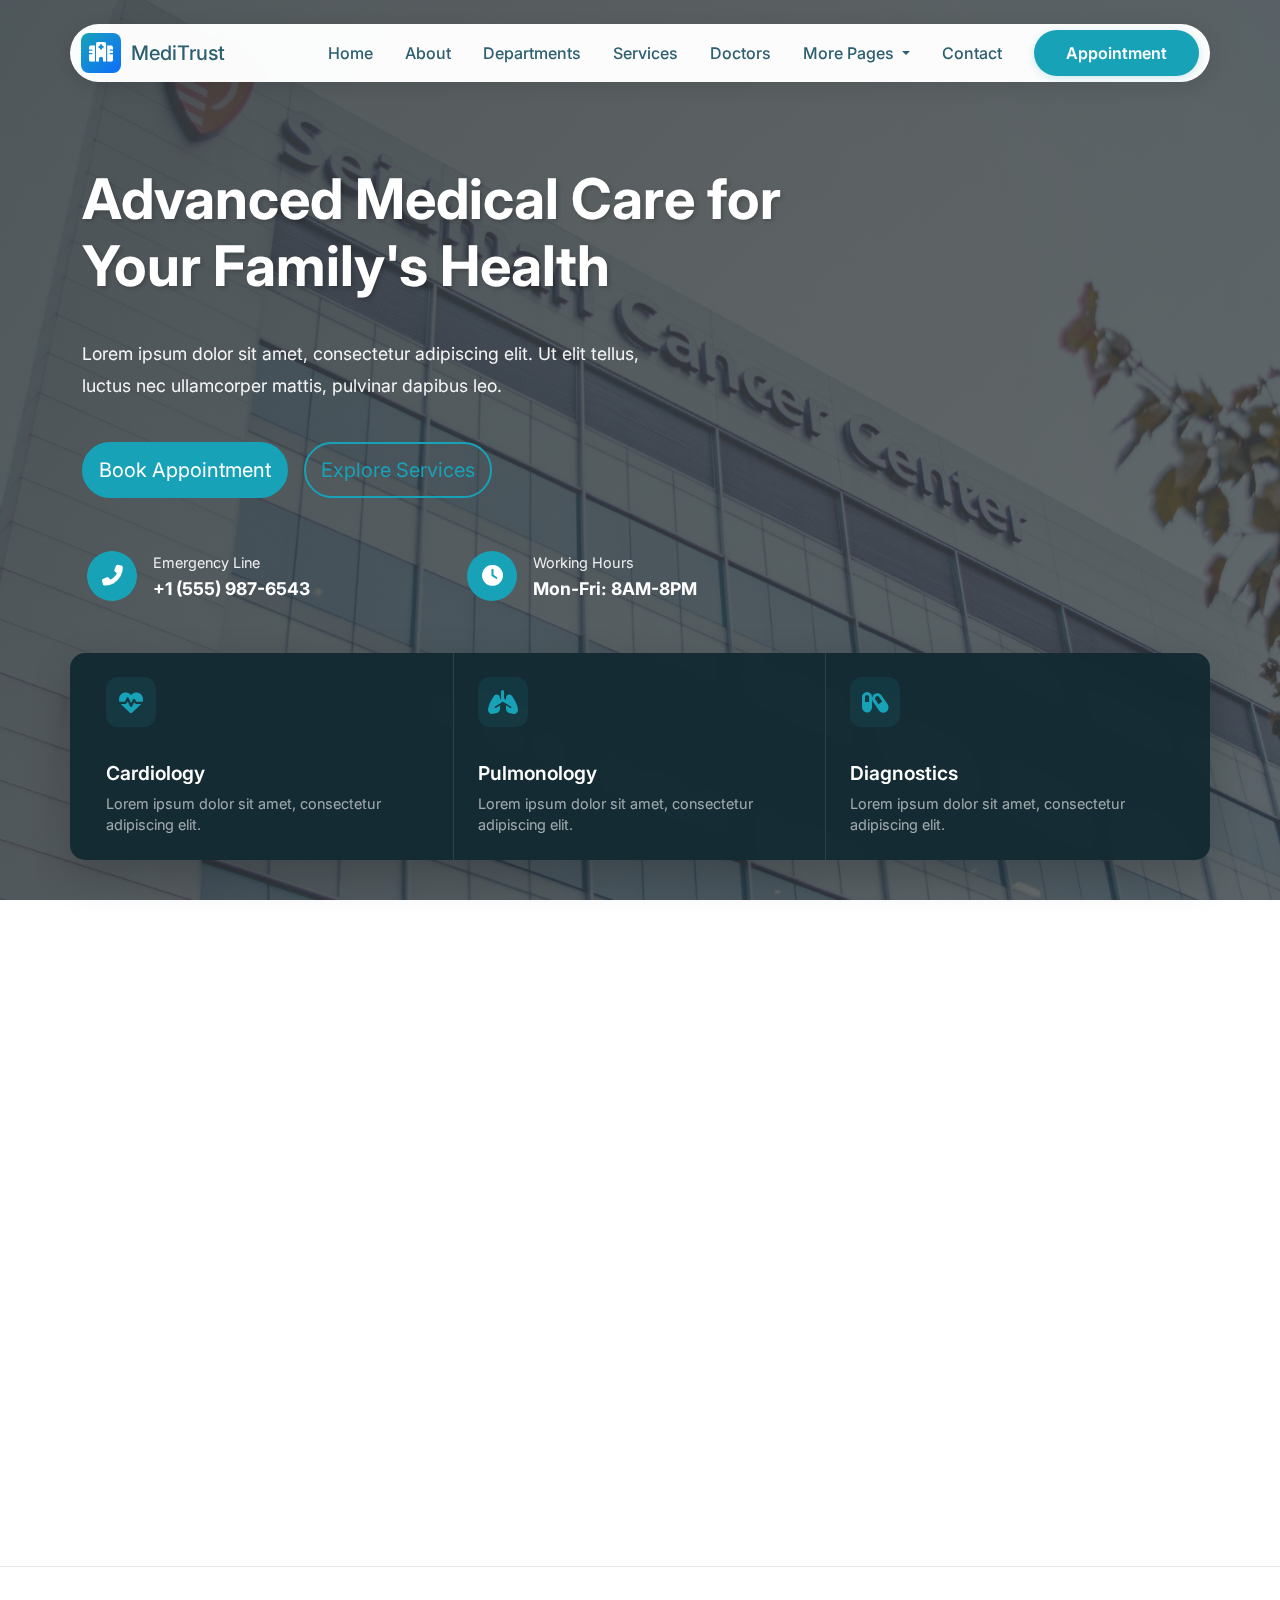
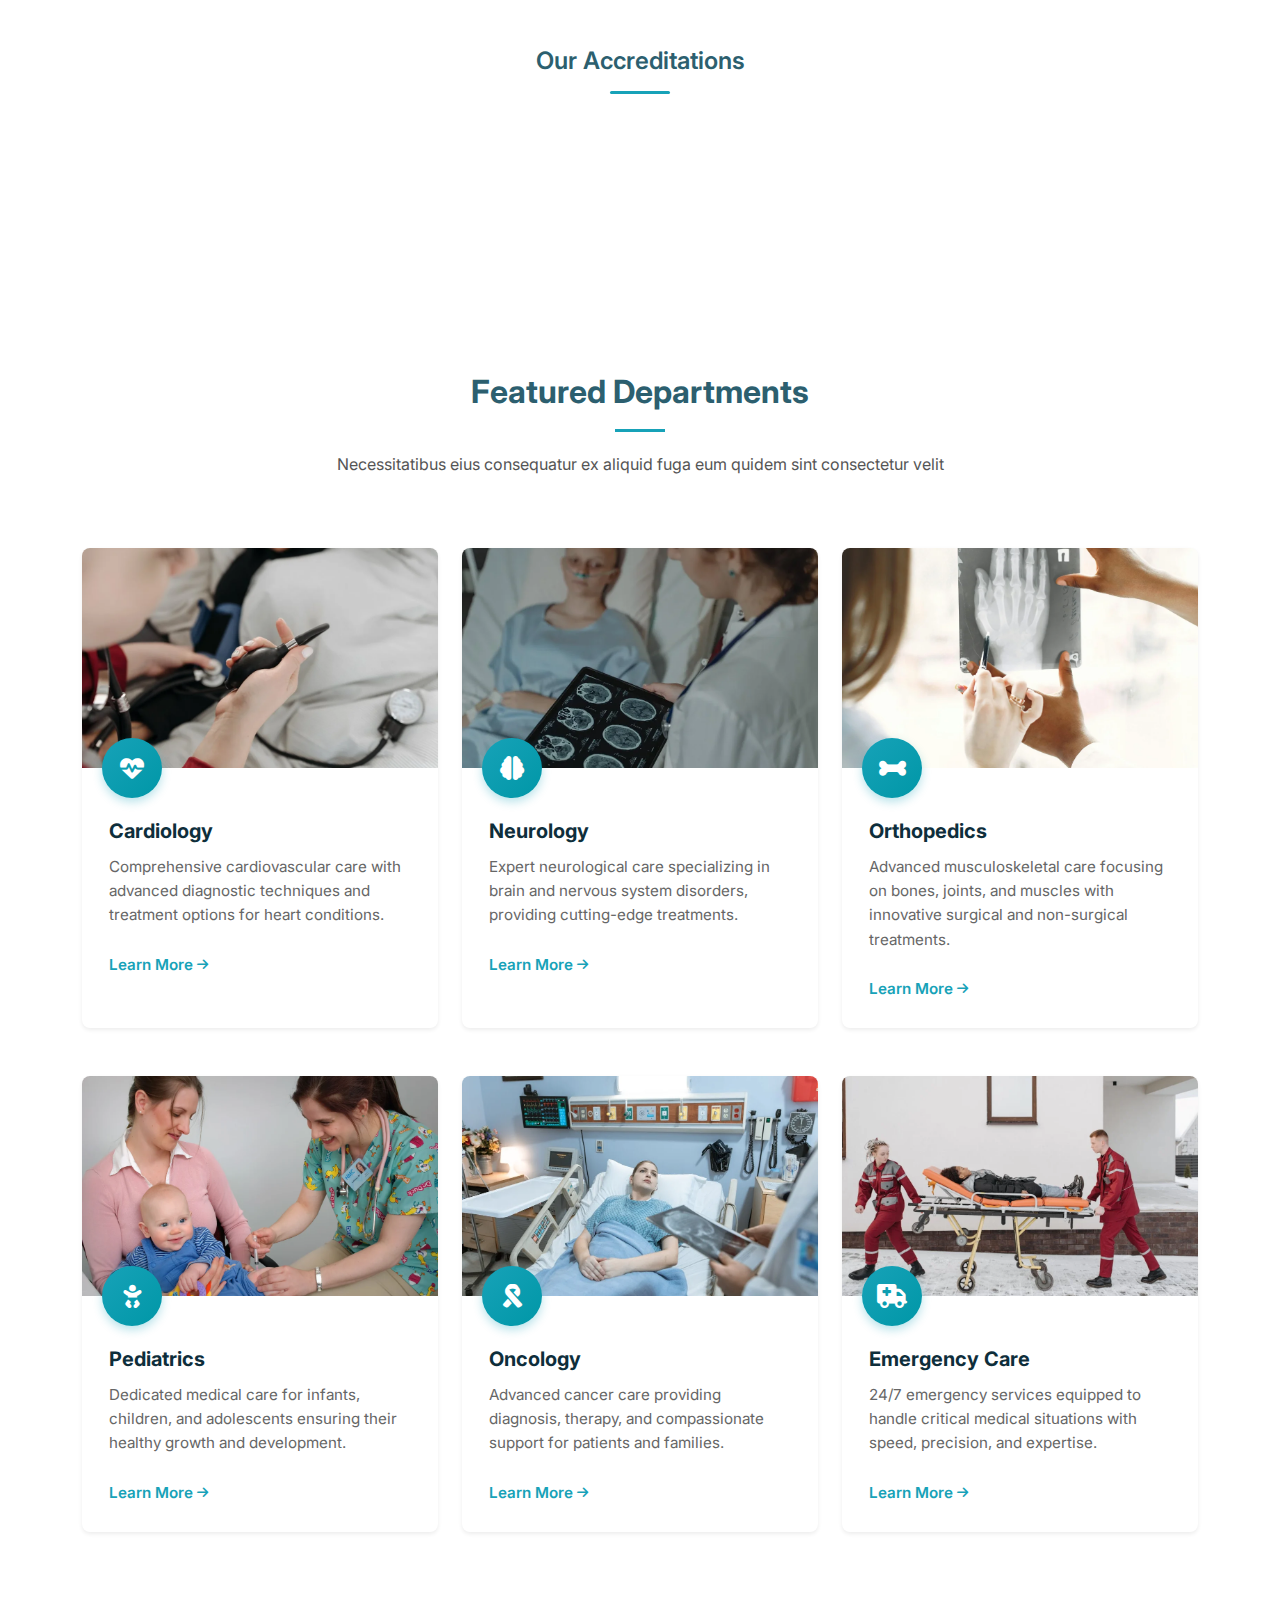
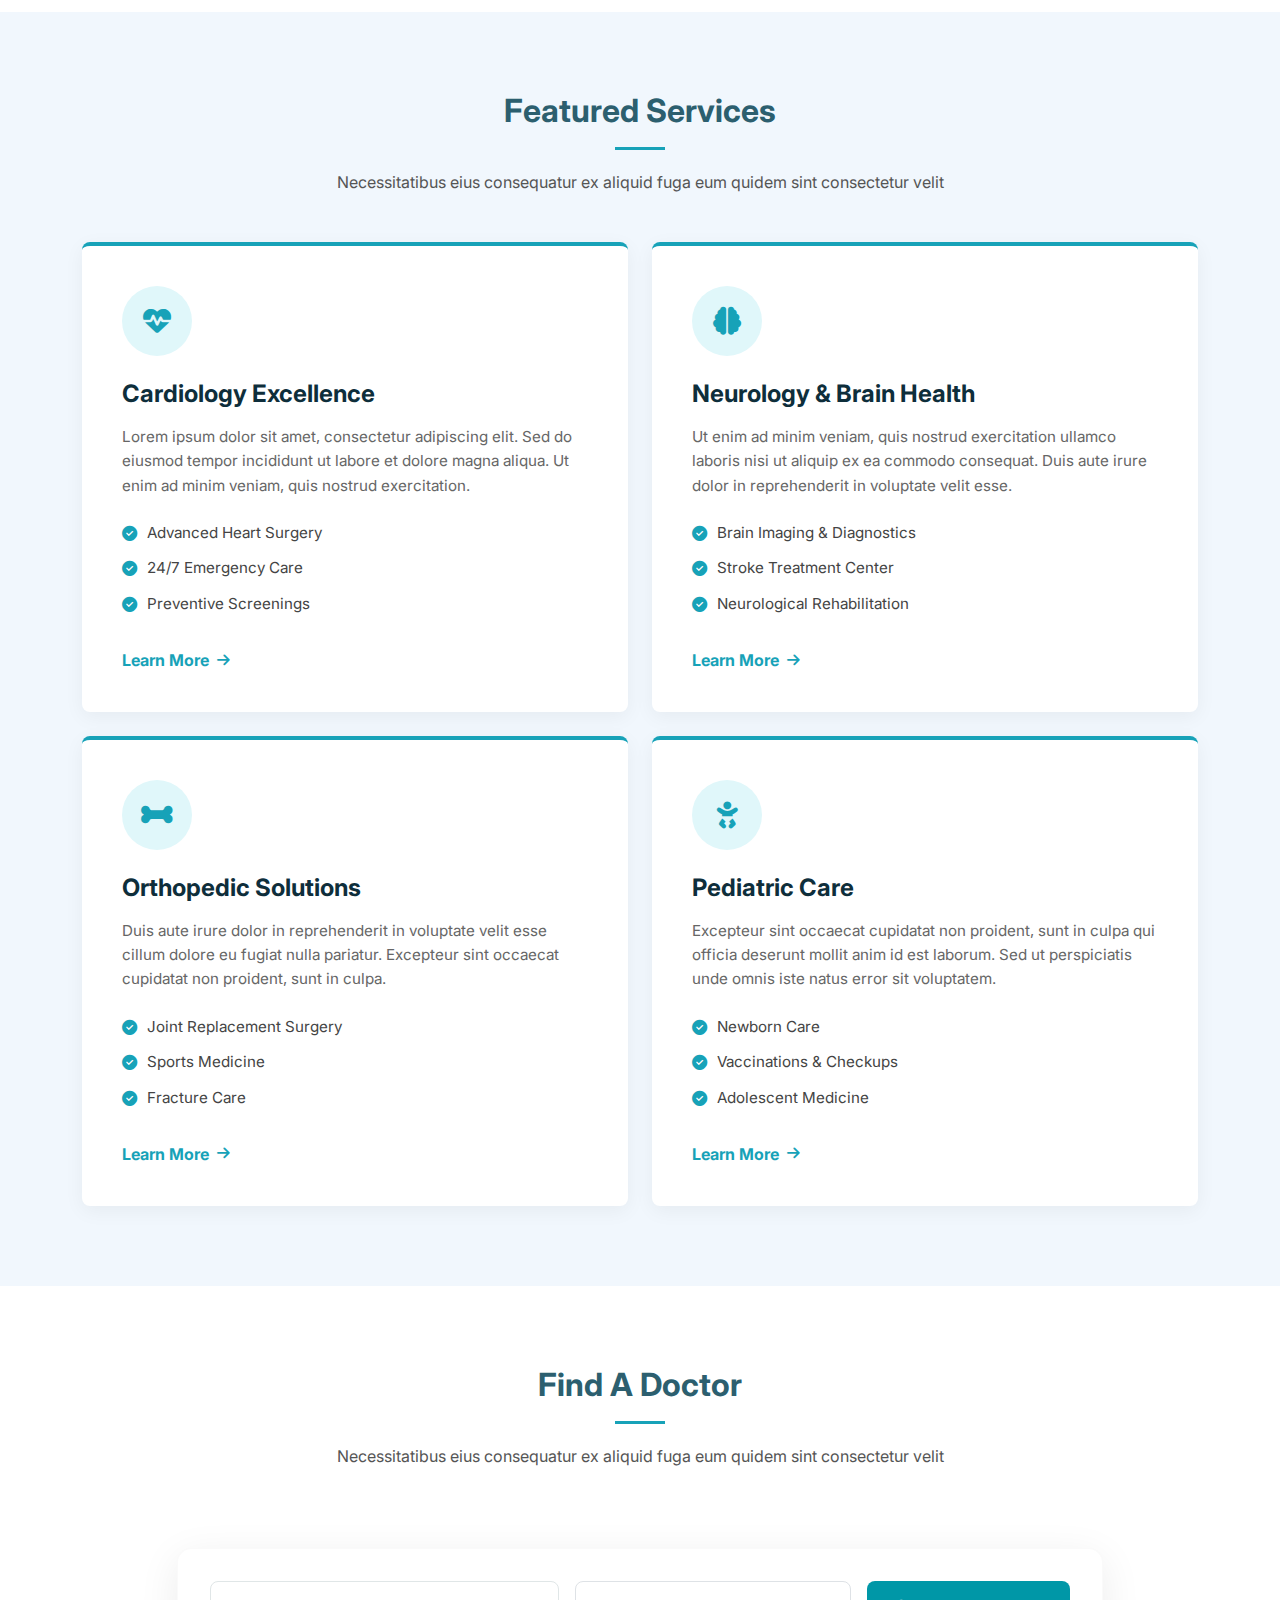
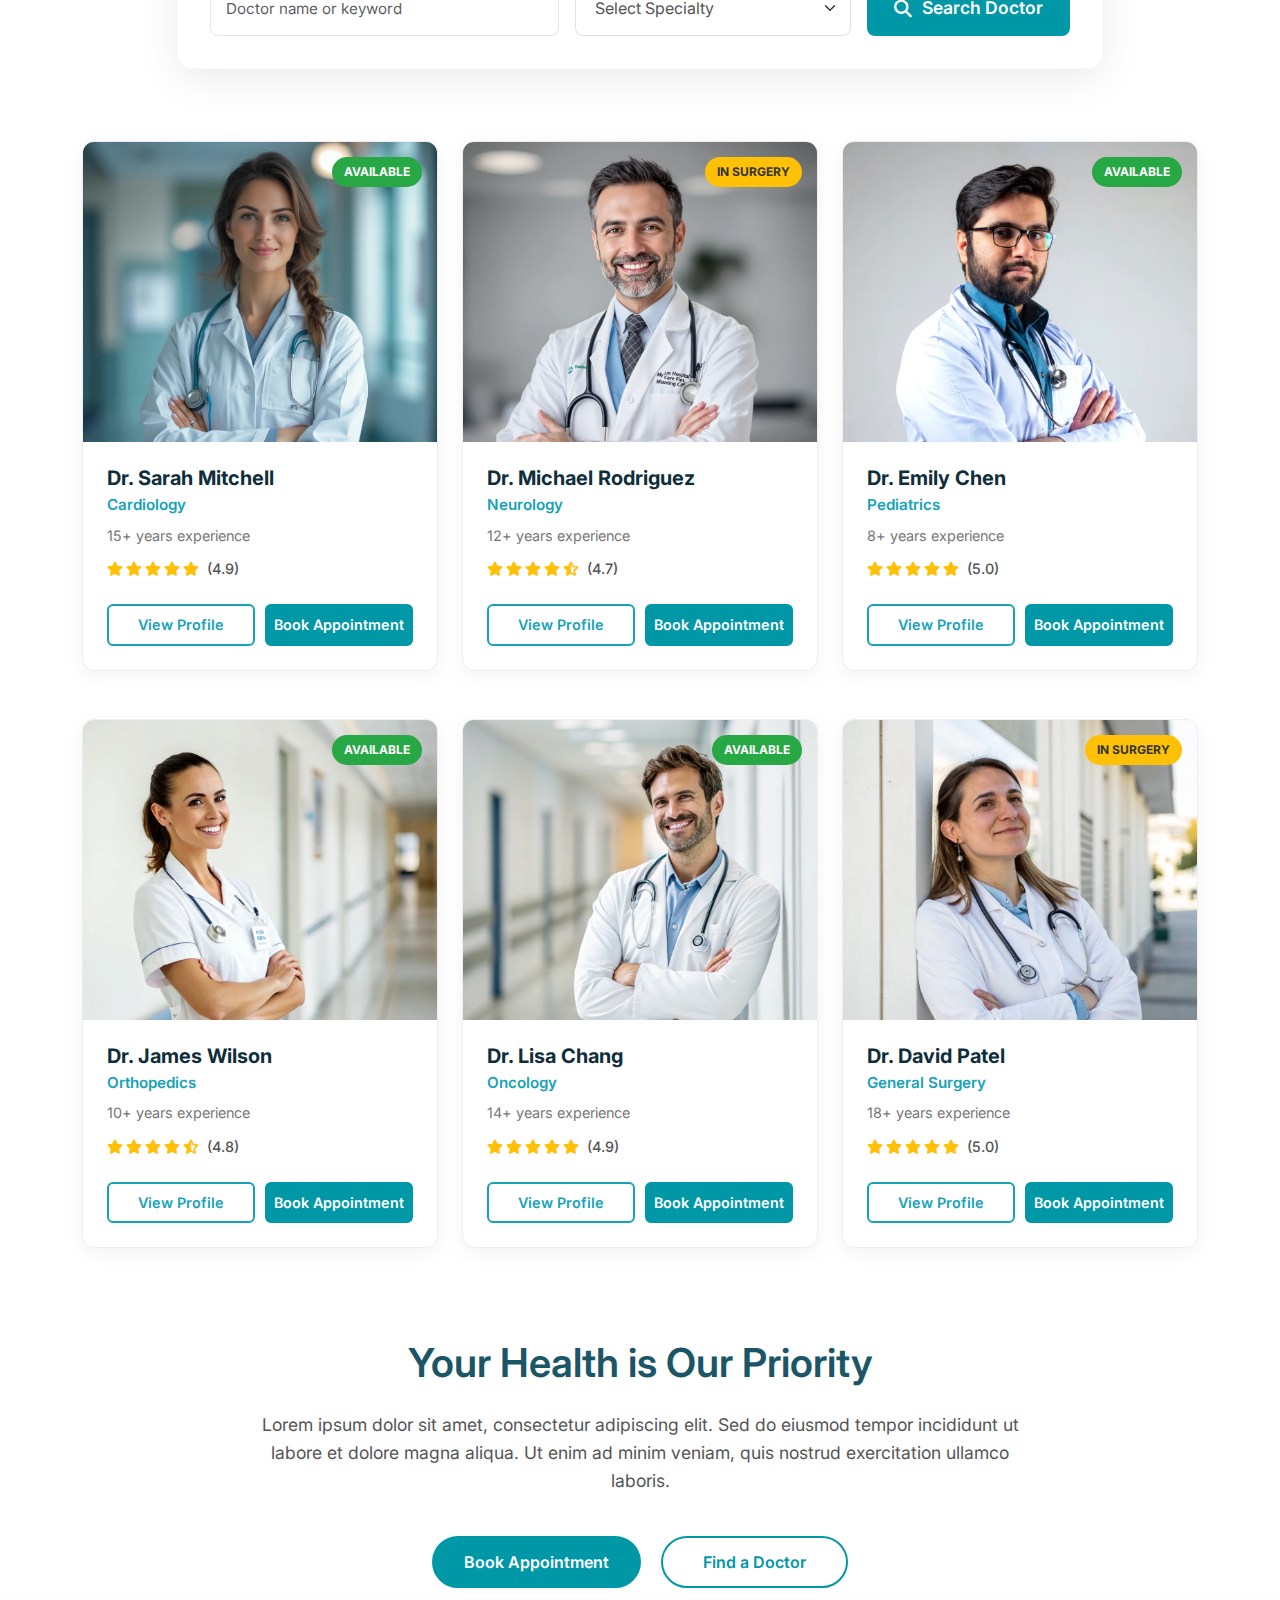
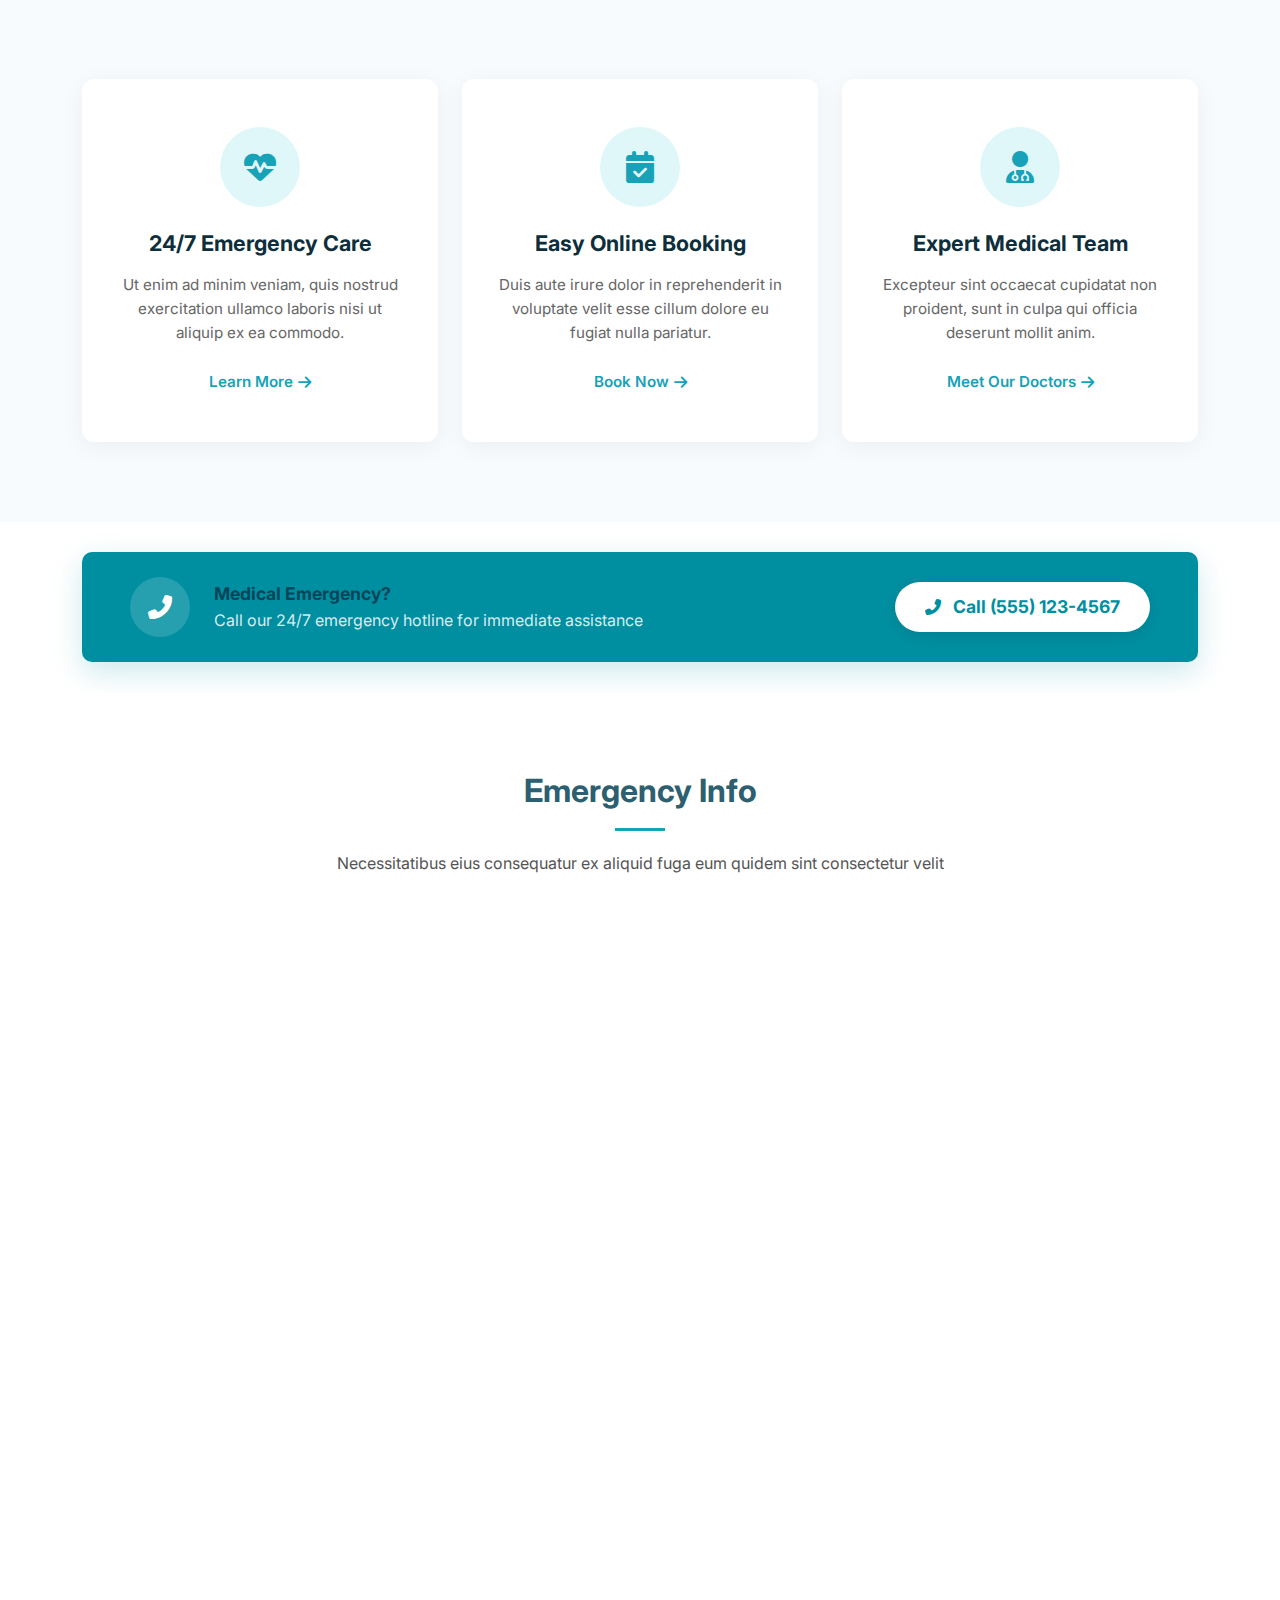
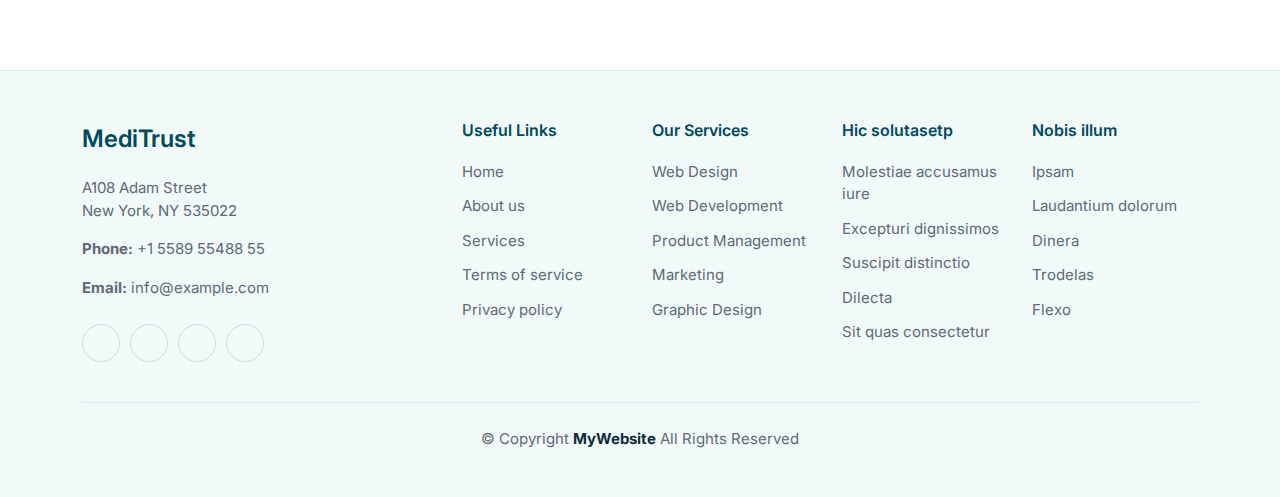
<file: Website(Meditrust)__Healthcare/home.html>
<!DOCTYPE html>
<html lang="en">

<head>
    <meta charset="UTF-8">
    <meta name="viewport" content="width=device-width, initial-scale=1.0">
    <title>MediTrust - Advanced Medical Care for Your Family's Health</title>

    <!-- Bootstrap CSS -->
    <link href="https://cdn.jsdelivr.net/npm/bootstrap@5.3.0/dist/css/bootstrap.min.css" rel="stylesheet">

    <!-- Font Awesome for icons -->
    <link rel="stylesheet" href="https://cdnjs.cloudflare.com/ajax/libs/font-awesome/6.4.0/css/all.min.css">

    <!-- Google Fonts -->
    <link href="https://fonts.googleapis.com/css2?family=Inter:wght@400;500;600;700&display=swap" rel="stylesheet">


    <!-- Custom CSS -->
    <link rel="stylesheet" href="style.css">

    <!-- AOS CSS -->
    <link href="https://unpkg.com/aos@2.3.1/dist/aos.css" rel="stylesheet">
</head>

<body>
    <!-- Navigation -->
    <nav class="navbar navbar-expand-lg navbar-light fixed-top">
        <div class="container">
            <a class="navbar-brand" href="home.html">
                <div class="logo-icon">
                    <i class="fas fa-hospital-alt"></i>
                </div>
                <span class="brand-name">MediTrust</span>
            </a>
            <button class="navbar-toggler" type="button" data-bs-toggle="collapse" data-bs-target="#navbarNav">
                <span class="navbar-toggler-icon"></span>
            </button>
            <div class="collapse navbar-collapse" id="navbarNav">
                <ul class="navbar-nav ms-auto align-items-center">
                    <li class="nav-item">
                        <a class="nav-link active" href="home.html">Home</a>
                    </li>
                    <li class="nav-item">
                        <a class="nav-link" href="about.html">About</a>
                    </li>
                    <li class="nav-item">
                        <a class="nav-link" href="department.html">Departments</a>
                    </li>
                    <li class="nav-item">
                        <a class="nav-link" href="service.html">Services</a>
                    </li>
                    <li class="nav-item">
                        <a class="nav-link" href="doctor.html">Doctors</a>
                    </li>
                    <li class="nav-item dropdown">
                        <a class="nav-link dropdown-toggle" href="#" role="button" data-bs-toggle="dropdown">
                            More Pages
                        </a>
                        <ul class="dropdown-menu">
                            <li><a class="dropdown-item" href="#">FAQ</a></li>
                            <li><a class="dropdown-item" href="#">Team</a></li>
                            <li><a class="dropdown-item" href="#">Testimonials</a></li>
                        </ul>
                    </li>
                    <li class="nav-item">
                        <a class="nav-link" href="contact.html">Contact</a>
                    </li>
                    <li class="nav-item">
                        <a class="btn btn-appointment ms-3" href="appointment.html">Appointment</a>
                    </li>
                </ul>
            </div>
        </div>
    </nav>

    <!-- Hero Section -->
    <section class="hero-section">
        <div class="hero-overlay"></div>
        <div class="container">
            <div class="row">
                <div class="col-lg-8">
                    <div class="hero-content" data-aos="fade-up">
                        <h1 class="hero-title">Advanced Medical Care for Your Family's Health</h1>
                        <p class="hero-text">Lorem ipsum dolor sit amet, consectetur adipiscing elit. Ut elit tellus,
                            luctus nec ullamcorper mattis, pulvinar dapibus leo.</p>

                        <div class="hero-buttons">
                            <a href="appointment.html" class="btn btn-primary btn-lg me-3">Book Appointment</a>
                            <a href="service.html" class="btn btn-outline-light btn-lg">Explore Services</a>
                        </div>

                        <div class="hero-info mt-5">
                            <div class="row">
                                <div class="col-md-6">
                                    <div class="info-box d-flex align-items-center">
                                        <div class="info-icon">
                                            <i class="fas fa-phone-alt"></i>
                                        </div>
                                        <div class="info-content">
                                            <p class="info-label mb-1">Emergency Line</p>
                                            <h5 class="info-value mb-0">+1 (555) 987-6543</h5>
                                        </div>
                                    </div>
                                </div>
                                <div class="col-md-6">
                                    <div class="info-box d-flex align-items-center">
                                        <div class="info-icon">
                                            <i class="fas fa-clock"></i>
                                        </div>
                                        <div class="info-content">
                                            <p class="info-label mb-1">Working Hours</p>
                                            <h5 class="info-value mb-0">Mon-Fri: 8AM-8PM</h5>
                                        </div>
                                    </div>
                                </div>
                            </div>
                        </div>
                    </div>
                </div>
            </div>
        </div>


        <!-- Services Wrapper Inside Hero -->
        <div class="container services-wrapper mt-5">
            <div class="row g-0">
                <div class="col-lg-4 col-md-4 border-end-custom">
                    <div class="service-card p-4">
                        <div class="service-icon mb-3">
                            <i class="fas fa-heartbeat"></i>
                        </div>
                        <div class="service-content">
                            <h3 class="service-title h5">Cardiology</h3>
                            <p class="service-text small mb-0">Lorem ipsum dolor sit amet, consectetur adipiscing
                                elit.</p>
                        </div>
                    </div>
                </div>
                <div class="col-lg-4 col-md-4 border-end-custom">
                    <div class="service-card p-4">
                        <div class="service-icon mb-3">
                            <i class="fas fa-lungs"></i>
                        </div>
                        <div class="service-content">
                            <h3 class="service-title h5">Pulmonology</h3>
                            <p class="service-text small mb-0">Lorem ipsum dolor sit amet, consectetur adipiscing
                                elit.</p>
                        </div>
                    </div>
                </div>
                <div class="col-lg-4 col-md-4">
                    <div class="service-card p-4">
                        <div class="service-icon mb-3">
                            <i class="fas fa-capsules"></i>
                        </div>
                        <div class="service-content">
                            <h3 class="service-title h5">Diagnostics</h3>
                            <p class="service-text small mb-0">Lorem ipsum dolor sit amet, consectetur adipiscing
                                elit.</p>
                        </div>
                    </div>
                </div>
            </div>
        </div>
    </section>

    <!-- Commitment Section -->
    <section class="commitment-section">
        <div class="container">
            <div class="row align-items-center">
                <div class="col-lg-6 mb-4 mb-lg-0" data-aos="fade-right">
                    <div class="commitment-image-wrapper">
                        <img src="Images/section_second_image.webp" alt="Medical Office" class="commitment-image">
                        <div class="experience-badge">
                            <h3 class="experience-number">25+</h3>
                            <p class="experience-text">Years of Excellence</p>
                        </div>
                    </div>
                </div>
                <div class="col-lg-6" data-aos="fade-left">
                    <div class="commitment-content">
                        <h2 class="commitment-title">Committed to Exceptional Patient Care</h2>
                        <p class="commitment-description">Lorem ipsum dolor sit amet, consectetur adipiscing elit. Ut
                            elit tellus, luctus nec ullamcorper mattis, pulvinar dapibus leo.</p>
                        <p class="commitment-text">Lorem ipsum dolor sit amet, consectetur adipiscing elit. Proin
                            consequat magna eu accumsan mattis. Duis non augue in tortor facilisis tincidunt ac sit amet
                            sapien. Suspendisse id risus non nisl sodales condimentum.</p>

                        <div class="row mt-4">
                            <div class="col-md-6 mb-3">
                                <div class="commitment-feature">
                                    <div class="feature-icon">
                                        <i class="fas fa-heart"></i>
                                    </div>
                                    <div class="feature-content">
                                        <h5 class="feature-title">Care</h5>
                                        <p class="feature-text">Lorem ipsum dolor sit amet, consectetur adipiscing elit.
                                        </p>
                                    </div>
                                </div>
                            </div>
                            <div class="col-md-6 mb-3">
                                <div class="commitment-feature">
                                    <div class="feature-icon">
                                        <i class="fas fa-star"></i>
                                    </div>
                                    <div class="feature-content">
                                        <h5 class="feature-title">Medical Excellence</h5>
                                        <p class="feature-text">Lorem ipsum dolor sit amet, consectetur adipiscing elit.
                                        </p>
                                    </div>
                                </div>
                            </div>
                        </div>

                        <div class="commitment-buttons mt-4">
                            <a href="about.html" class="btn btn-primary btn-lg me-3">Learn More About Us</a>
                            <a href="doctor.html" class="btn btn-outline-primary btn-lg">Meet Our Team</a>
                        </div>
                    </div>
                </div>
            </div>
        </div>
    </section>

    <!-- Accreditation Section -->
    <section class="accreditation-section">
        <div class="container">
            <div class="row">
                <div class="col-12 text-center">
                    <h3 class="accreditation-title">Our Accreditations</h3>
                </div>
            </div>


            <div class="row align-items-center justify-content-center mt-5 logo-row g-3" data-aos="zoom-in">
                <div class="col-6 col-md-auto text-center mb-3 mb-md-0 px-md-4">
                    <div class="logo-wrapper">
                        <img src="Images/shop_logo_1.webp" alt="Company 1" class="img-fluid accreditation-logo">
                    </div>
                </div>
                <div class="col-6 col-md-auto text-center mb-3 mb-md-0 px-md-4">
                    <div class="logo-wrapper">
                        <img src="Images/shop_logo_2.webp" alt="Company 2" class="img-fluid accreditation-logo">
                    </div>
                </div>
                <div class="col-6 col-md-auto text-center mb-3 mb-md-0 px-md-4">
                    <div class="logo-wrapper">
                        <img src="Images/shop_logo-3.webp" alt="Company 3" class="img-fluid accreditation-logo">
                    </div>
                </div>
                <div class="col-6 col-md-auto text-center px-md-4">
                    <div class="logo-wrapper">
                        <img src="Images/shop_logo_4.webp" alt="Company 4" class="img-fluid accreditation-logo">
                    </div>
                </div>

            </div>
        </div>
    </section>

    <!-- Departments Section -->
    <section class="departments-section">
        <div class="container">
            <div class="section-title-wrapper">
                <h2 class="section-title">Featured Departments</h2>
                <p class="section-description">Necessitatibus eius consequatur ex aliquid fuga eum quidem sint
                    consectetur velit</p>
            </div>


            <!-- Row 1 -->
            <div class="row g-4 mt-4">
                <!-- Card 1: Cardiology -->
                <div class="col-lg-4 col-md-4">
                    <div class="card department-card h-100 border-0 shadow-sm">
                        <div class="card-img-wrapper">
                            <img src="Images/card_image_1.webp" class="card-img-top" alt="Cardiology">
                        </div>
                        <div class="department-icon-overlay">
                            <i class="fas fa-heartbeat"></i>
                        </div>
                        <div class="card-body">
                            <h5 class="card-title">Cardiology</h5>
                            <p class="card-text">Comprehensive cardiovascular care with advanced diagnostic techniques
                                and treatment options for heart conditions.</p>
                            <a href="#" class="learn-more-link">Learn More <i class="fas fa-arrow-right ms-1"></i></a>
                        </div>
                    </div>
                </div>

                <!-- Card 2: Neurology -->
                <div class="col-lg-4 col-md-4">
                    <div class="card department-card h-100 border-0 shadow-sm">
                        <div class="card-img-wrapper">
                            <img src="Images/card_image_2.webp" class="card-img-top" alt="Neurology">
                        </div>
                        <div class="department-icon-overlay">
                            <i class="fas fa-brain"></i>
                        </div>
                        <div class="card-body">
                            <h5 class="card-title">Neurology</h5>
                            <p class="card-text">Expert neurological care specializing in brain and nervous system
                                disorders, providing cutting-edge treatments.</p>
                            <a href="#" class="learn-more-link">Learn More <i class="fas fa-arrow-right ms-1"></i></a>
                        </div>
                    </div>
                </div>

                <!-- Card 3: Orthopedics -->
                <div class="col-lg-4 col-md-4">
                    <div class="card department-card h-100 border-0 shadow-sm">
                        <div class="card-img-wrapper">
                            <img src="Images/card_image_3.webp" class="card-img-top" alt="Orthopedics">
                        </div>
                        <div class="department-icon-overlay">
                            <i class="fas fa-bone"></i>
                        </div>
                        <div class="card-body">
                            <h5 class="card-title">Orthopedics</h5>
                            <p class="card-text">Advanced musculoskeletal care focusing on bones, joints, and muscles
                                with innovative surgical and non-surgical treatments.</p>
                            <a href="#" class="learn-more-link">Learn More <i class="fas fa-arrow-right ms-1"></i></a>
                        </div>
                    </div>
                </div>
            </div>

            <!-- Row 2 -->
            <div class="row g-4 mt-4">
                <!-- Card 4: Pediatrics -->
                <div class="col-lg-4 col-md-4">
                    <div class="card department-card h-100 border-0 shadow-sm">
                        <div class="card-img-wrapper">
                            <img src="Images/card_image_4.webp" class="card-img-top" alt="Pediatrics">
                        </div>
                        <div class="department-icon-overlay">
                            <i class="fas fa-baby"></i>
                        </div>
                        <div class="card-body">
                            <h5 class="card-title">Pediatrics</h5>
                            <p class="card-text">Dedicated medical care for infants, children, and adolescents ensuring
                                their healthy growth and development.</p>
                            <a href="#" class="learn-more-link">Learn More <i class="fas fa-arrow-right ms-1"></i></a>
                        </div>
                    </div>
                </div>

                <!-- Card 5: Oncology -->
                <div class="col-lg-4 col-md-4">
                    <div class="card department-card h-100 border-0 shadow-sm">
                        <div class="card-img-wrapper">
                            <img src="Images/card_image_5.webp" class="card-img-top" alt="Oncology">
                        </div>
                        <div class="department-icon-overlay">
                            <i class="fas fa-ribbon"></i>
                        </div>
                        <div class="card-body">
                            <h5 class="card-title">Oncology</h5>
                            <p class="card-text">Advanced cancer care providing diagnosis, therapy, and compassionate
                                support for patients and families.</p>
                            <a href="#" class="learn-more-link">Learn More <i class="fas fa-arrow-right ms-1"></i></a>
                        </div>
                    </div>
                </div>

                <!-- Card 6: Emergency Care -->
                <div class="col-lg-4 col-md-4">
                    <div class="card department-card h-100 border-0 shadow-sm">
                        <div class="card-img-wrapper">
                            <img src="Images/card_image_6.webp" class="card-img-top" alt="Emergency Care">
                        </div>
                        <div class="department-icon-overlay">
                            <i class="fas fa-ambulance"></i>
                        </div>
                        <div class="card-body">
                            <h5 class="card-title">Emergency Care</h5>
                            <p class="card-text">24/7 emergency services equipped to handle critical medical situations
                                with speed, precision, and expertise.</p>
                            <a href="#" class="learn-more-link">Learn More <i class="fas fa-arrow-right ms-1"></i></a>
                        </div>
                    </div>
                </div>
            </div>
        </div>
    </section>

    <!-- Scroll to Top Button -->
    <button id="scrollToTop" class="scroll-to-top">
        <i class="fas fa-arrow-up"></i>
    </button>

    <!-- Bootstrap JS -->
    <script src="https://cdn.jsdelivr.net/npm/bootstrap@5.3.0/dist/js/bootstrap.bundle.min.js"></script>

    <!-- Scroll to Top Script -->
    <script>
        // Show/hide scroll to top button
        window.addEventListener('scroll', function () {
            const scrollBtn = document.getElementById('scrollToTop');
            if (window.pageYOffset > 300) {
                scrollBtn.classList.add('show');
            } else {
                scrollBtn.classList.remove('show');
            }
        });

        // Scroll to top functionality
        document.getElementById('scrollToTop').addEventListener('click', function () {
            window.scrollTo({
                top: 0,
                behavior: 'smooth'
            });
        });
    </script>

    <!-- AOS JS -->
    <script src="https://unpkg.com/aos@2.3.1/dist/aos.js"></script>

    <!-- Initialize AOS -->
    <script>
        AOS.init({
            once: true,
            offset: 100,
            duration: 800,
            easing: 'ease-out-cubic',
        });
    </script>
    <!-- Featured Services Section -->
    <section class="featured-services-section" id="services">
        <div class="container">
            <div class="section-title-wrapper">
                <h2 class="section-title">Featured Services</h2>
                <p class="section-description">Necessitatibus eius consequatur ex aliquid fuga eum quidem sint
                    consectetur velit</p>
            </div>

            <div class="row g-4 justify-content-center">

                <!-- Card 1: Cardiology -->
                <div class="col-lg-6">
                    <div class="featured-service-card">
                        <div class="featured-icon-wrapper">
                            <i class="fas fa-heartbeat"></i>
                        </div>
                        <h3 class="featured-title">Cardiology Excellence</h3>
                        <p class="featured-desc">Lorem ipsum dolor sit amet, consectetur adipiscing elit. Sed do eiusmod
                            tempor incididunt ut labore et dolore magna aliqua. Ut enim ad minim veniam, quis nostrud
                            exercitation.</p>
                        <ul class="featured-list">
                            <li><i class="fas fa-check-circle"></i> Advanced Heart Surgery</li>
                            <li><i class="fas fa-check-circle"></i> 24/7 Emergency Care</li>
                            <li><i class="fas fa-check-circle"></i> Preventive Screenings</li>
                        </ul>
                        <a href="#" class="featured-link">Learn More <i class="fas fa-arrow-right"></i></a>
                    </div>
                </div>

                <!-- Card 2: Neurology -->
                <div class="col-lg-6">
                    <div class="featured-service-card">
                        <div class="featured-icon-wrapper">
                            <i class="fas fa-brain"></i>
                        </div>
                        <h3 class="featured-title">Neurology & Brain Health</h3>
                        <p class="featured-desc">Ut enim ad minim veniam, quis nostrud exercitation ullamco laboris nisi
                            ut aliquip ex ea commodo consequat. Duis aute irure dolor in reprehenderit in voluptate
                            velit esse.</p>
                        <ul class="featured-list">
                            <li><i class="fas fa-check-circle"></i> Brain Imaging & Diagnostics</li>
                            <li><i class="fas fa-check-circle"></i> Stroke Treatment Center</li>
                            <li><i class="fas fa-check-circle"></i> Neurological Rehabilitation</li>
                        </ul>
                        <a href="#" class="featured-link">Learn More <i class="fas fa-arrow-right"></i></a>
                    </div>
                </div>

                <!-- Card 3: Orthopedics -->
                <div class="col-lg-6">
                    <div class="featured-service-card">
                        <div class="featured-icon-wrapper">
                            <i class="fas fa-bone"></i>
                        </div>
                        <h3 class="featured-title">Orthopedic Solutions</h3>
                        <p class="featured-desc">Duis aute irure dolor in reprehenderit in voluptate velit esse cillum
                            dolore eu fugiat nulla pariatur. Excepteur sint occaecat cupidatat non proident, sunt in
                            culpa.</p>
                        <ul class="featured-list">
                            <li><i class="fas fa-check-circle"></i> Joint Replacement Surgery</li>
                            <li><i class="fas fa-check-circle"></i> Sports Medicine</li>
                            <li><i class="fas fa-check-circle"></i> Fracture Care</li>
                        </ul>
                        <a href="#" class="featured-link">Learn More <i class="fas fa-arrow-right"></i></a>
                    </div>
                </div>

                <!-- Card 4: Pediatrics -->
                <div class="col-lg-6">
                    <div class="featured-service-card">
                        <div class="featured-icon-wrapper">
                            <i class="fas fa-baby"></i>
                        </div>
                        <h3 class="featured-title">Pediatric Care</h3>
                        <p class="featured-desc">Excepteur sint occaecat cupidatat non proident, sunt in culpa qui
                            officia deserunt mollit anim id est laborum. Sed ut perspiciatis unde omnis iste natus error
                            sit voluptatem.</p>
                        <ul class="featured-list">
                            <li><i class="fas fa-check-circle"></i> Newborn Care</li>
                            <li><i class="fas fa-check-circle"></i> Vaccinations & Checkups</li>
                            <li><i class="fas fa-check-circle"></i> Adolescent Medicine</li>
                        </ul>
                        <a href="#" class="featured-link">Learn More <i class="fas fa-arrow-right"></i></a>
                    </div>
                </div>
            </div>
        </div>
    </section>

    <!-- Find A Doctor Section -->
    <section class="find-doctor-section">
        <div class="container">
            <div class="section-title-wrapper">
                <h2 class="section-title">Find A Doctor</h2>
                <p class="section-description">Necessitatibus eius consequatur ex aliquid fuga eum quidem sint
                    consectetur velit</p>
            </div>

            <div class="row justify-content-center">
                <div class="col-lg-10">
                    <div class="search-box-wrapper">
                        <form class="search-form">
                            <div class="row g-3">
                                <div class="col-md-5">
                                    <input type="text" class="form-control" placeholder="Doctor name or keyword">
                                </div>
                                <div class="col-md-4">
                                    <select class="form-select">
                                        <option selected>Select Specialty</option>
                                        <option value="1">Cardiology</option>
                                        <option value="2">Neurology</option>
                                        <option value="3">Orthopedics</option>
                                        <option value="4">Pediatrics</option>
                                        <option value="5">Oncology</option>
                                    </select>
                                </div>
                                <div class="col-md-3">
                                    <button type="submit" class="btn btn-search-doctor">
                                        <i class="fas fa-search"></i> Search Doctor
                                    </button>
                                </div>
                            </div>
                        </form>
                    </div>
                </div>
            </div>

            <!-- Featured Doctors Results -->
            <div class="row g-4 mt-5 justify-content-center">
                <!-- Doctor 1 -->
                <div class="col-lg-4 col-md-6">
                    <div class="doctor-card">
                        <div class="doctor-img-wrapper">
                            <span class="doctor-badge badge-available">Available</span>
                            <img src="Images/doctor_image_1.webp" alt="Dr. Sarah Mitchell">
                        </div>
                        <div class="doctor-body">
                            <h4 class="doctor-name">Dr. Sarah Mitchell</h4>
                            <p class="doctor-specialty">Cardiology</p>
                            <p class="doctor-experience">15+ years experience</p>
                            <div class="doctor-rating">
                                <i class="fas fa-star"></i>
                                <i class="fas fa-star"></i>
                                <i class="fas fa-star"></i>
                                <i class="fas fa-star"></i>
                                <i class="fas fa-star"></i>
                                <span class="rating-number">(4.9)</span>
                            </div>
                            <div class="doctor-actions">
                                <a href="#" class="btn-doctor-outline">View Profile</a>
                                <a href="#" class="btn-doctor-fill">Book Appointment</a>
                            </div>
                        </div>
                    </div>
                </div>

                <!-- Doctor 2 -->
                <div class="col-lg-4 col-md-6">
                    <div class="doctor-card">
                        <div class="doctor-img-wrapper">
                            <span class="doctor-badge badge-surgery">In Surgery</span>
                            <img src="Images/doctor_image_2.webp" alt="Dr. Michael Rodriguez">
                        </div>
                        <div class="doctor-body">
                            <h4 class="doctor-name">Dr. Michael Rodriguez</h4>
                            <p class="doctor-specialty">Neurology</p>
                            <p class="doctor-experience">12+ years experience</p>
                            <div class="doctor-rating">
                                <i class="fas fa-star"></i>
                                <i class="fas fa-star"></i>
                                <i class="fas fa-star"></i>
                                <i class="fas fa-star"></i>
                                <i class="fas fa-star-half-alt"></i>
                                <span class="rating-number">(4.7)</span>
                            </div>
                            <div class="doctor-actions">
                                <a href="#" class="btn-doctor-outline">View Profile</a>
                                <a href="#" class="btn-doctor-fill">Book Appointment</a>
                            </div>
                        </div>
                    </div>
                </div>

                <!-- Doctor 3 -->
                <div class="col-lg-4 col-md-6">
                    <div class="doctor-card">
                        <div class="doctor-img-wrapper">
                            <span class="doctor-badge badge-available">Available</span>
                            <img src="Images/doctor_image_3.webp" alt="Dr. Emily Chen">
                        </div>
                        <div class="doctor-body">
                            <h4 class="doctor-name">Dr. Emily Chen</h4>
                            <p class="doctor-specialty">Pediatrics</p>
                            <p class="doctor-experience">8+ years experience</p>
                            <div class="doctor-rating">
                                <i class="fas fa-star"></i>
                                <i class="fas fa-star"></i>
                                <i class="fas fa-star"></i>
                                <i class="fas fa-star"></i>
                                <i class="fas fa-star"></i>
                                <span class="rating-number">(5.0)</span>
                            </div>
                            <div class="doctor-actions">
                                <a href="#" class="btn-doctor-outline">View Profile</a>
                                <a href="#" class="btn-doctor-fill">Book Appointment</a>
                            </div>
                        </div>
                    </div>
                </div>
            </div>

            <!-- Second Row -->
            <div class="row g-4 mt-4 justify-content-center">

                <!-- Doctor 4 -->
                <div class="col-lg-4 col-md-6">
                    <div class="doctor-card">
                        <div class="doctor-img-wrapper">
                            <span class="doctor-badge badge-available">Available</span>
                            <img src="Images/doctor_image_4.webp" alt="Dr. James Wilson">
                        </div>
                        <div class="doctor-body">
                            <h4 class="doctor-name">Dr. James Wilson</h4>
                            <p class="doctor-specialty">Orthopedics</p>
                            <p class="doctor-experience">10+ years experience</p>
                            <div class="doctor-rating">
                                <i class="fas fa-star"></i>
                                <i class="fas fa-star"></i>
                                <i class="fas fa-star"></i>
                                <i class="fas fa-star"></i>
                                <i class="fas fa-star-half-alt"></i>
                                <span class="rating-number">(4.8)</span>
                            </div>
                            <div class="doctor-actions">
                                <a href="#" class="btn-doctor-outline">View Profile</a>
                                <a href="#" class="btn-doctor-fill">Book Appointment</a>
                            </div>
                        </div>
                    </div>
                </div>

                <!-- Doctor 5 -->
                <div class="col-lg-4 col-md-6">
                    <div class="doctor-card">
                        <div class="doctor-img-wrapper">
                            <span class="doctor-badge badge-available">Available</span>
                            <img src="Images/doctor_image_5.webp" alt="Dr. Lisa Chang">
                        </div>
                        <div class="doctor-body">
                            <h4 class="doctor-name">Dr. Lisa Chang</h4>
                            <p class="doctor-specialty">Oncology</p>
                            <p class="doctor-experience">14+ years experience</p>
                            <div class="doctor-rating">
                                <i class="fas fa-star"></i>
                                <i class="fas fa-star"></i>
                                <i class="fas fa-star"></i>
                                <i class="fas fa-star"></i>
                                <i class="fas fa-star"></i>
                                <span class="rating-number">(4.9)</span>
                            </div>
                            <div class="doctor-actions">
                                <a href="#" class="btn-doctor-outline">View Profile</a>
                                <a href="#" class="btn-doctor-fill">Book Appointment</a>
                            </div>
                        </div>
                    </div>
                </div>

                <!-- Doctor 6 -->
                <div class="col-lg-4 col-md-6">
                    <div class="doctor-card">
                        <div class="doctor-img-wrapper">
                            <span class="doctor-badge badge-surgery">In Surgery</span>
                            <img src="Images/doctor_image_6.webp" alt="Dr. David Patel">
                        </div>
                        <div class="doctor-body">
                            <h4 class="doctor-name">Dr. David Patel</h4>
                            <p class="doctor-specialty">General Surgery</p>
                            <p class="doctor-experience">18+ years experience</p>
                            <div class="doctor-rating">
                                <i class="fas fa-star"></i>
                                <i class="fas fa-star"></i>
                                <i class="fas fa-star"></i>
                                <i class="fas fa-star"></i>
                                <i class="fas fa-star"></i>
                                <span class="rating-number">(5.0)</span>
                            </div>
                            <div class="doctor-actions">
                                <a href="#" class="btn-doctor-outline">View Profile</a>
                                <a href="#" class="btn-doctor-fill">Book Appointment</a>
                            </div>
                        </div>
                    </div>
                </div>
            </div>
        </div>
    </section>
    <!-- Health Priority Section -->
    <section class="health-priority-section">
        <div class="container">
            <h2 class="priority-title">Your Health is Our Priority</h2>
            <p class="priority-text">Lorem ipsum dolor sit amet, consectetur adipiscing elit. Sed do eiusmod tempor
                incididunt ut labore et dolore magna aliqua. Ut enim ad minim veniam, quis nostrud exercitation ullamco
                laboris.</p>
            <div class="priority-buttons">
                <a href="#appointment" class="btn-priority-fill">Book Appointment</a>
                <a href="#find-doctor" class="btn-priority-outline">Find a Doctor</a>
            </div>
        </div>
    </section>


    <!-- Core Features Section -->
    <section class="core-features-section">
        <div class="container">
            <div class="row g-4 justify-content-center">
                <!-- Card 1 -->
                <div class="col-lg-4 col-md-6">
                    <div class="core-feature-card">
                        <div class="core-feature-icon">
                            <i class="fas fa-heartbeat"></i>
                        </div>
                        <h3 class="core-feature-title">24/7 Emergency Care</h3>
                        <p class="core-feature-text">Ut enim ad minim veniam, quis nostrud exercitation ullamco laboris
                            nisi ut aliquip ex ea commodo.</p>
                        <a href="#" class="core-feature-link">Learn More <i class="fas fa-arrow-right"></i></a>
                    </div>
                </div>

                <!-- Card 2 -->
                <div class="col-lg-4 col-md-6">
                    <div class="core-feature-card">
                        <div class="core-feature-icon">
                            <i class="fas fa-calendar-check"></i>
                        </div>
                        <h3 class="core-feature-title">Easy Online Booking</h3>
                        <p class="core-feature-text">Duis aute irure dolor in reprehenderit in voluptate velit esse
                            cillum dolore eu fugiat nulla pariatur.</p>
                        <a href="#" class="core-feature-link">Book Now <i class="fas fa-arrow-right"></i></a>
                    </div>
                </div>

                <!-- Card 3 -->
                <div class="col-lg-4 col-md-6">
                    <div class="core-feature-card">
                        <div class="core-feature-icon">
                            <i class="fas fa-user-md"></i>
                        </div>
                        <h3 class="core-feature-title">Expert Medical Team</h3>
                        <p class="core-feature-text">Excepteur sint occaecat cupidatat non proident, sunt in culpa qui
                            officia deserunt mollit anim.</p>
                        <a href="#" class="core-feature-link">Meet Our Doctors <i class="fas fa-arrow-right"></i></a>
                    </div>
                </div>
            </div>
        </div>
    </section>



    <!-- Emergency Banner Section -->
    <section class="emergency-banner-section">
        <div class="container">
            <div class="emergency-banner">
                <div class="emergency-content">
                    <div class="emergency-icon-circle">
                        <i class="fas fa-phone-alt"></i>
                    </div>
                    <div>
                        <h3 class="emergency-title">Medical Emergency?</h3>
                        <p class="emergency-text">Call our 24/7 emergency hotline for immediate assistance</p>
                    </div>
                </div>
                <div class="emergency-action">
                    <a href="tel:+15551234567" class="btn-emergency-call">
                        <i class="fas fa-phone-alt"></i> Call (555) 123-4567
                    </a>
                </div>
            </div>
        </div>
    </section>

    <!-- Emergency Info Section -->
    <section class="emergency-info-section">
        <div class="container" style="padding: 0px 80px;">
            <div class="section-title-wrapper">
                <h2 class="section-title">Emergency Info</h2>
                <p class="section-description">Necessitatibus eius consequatur ex aliquid fuga eum quidem sint
                    consectetur velit</p>
            </div>

            <div class="red-emergency-banner" data-aos="zoom-in">
                <div class="red-banner-content">
                    <div class="red-banner-icon">
                        <i class="fas fa-exclamation-triangle"></i>
                    </div>
                    <div class="red-banner-text">
                        <h3 class="red-banner-title">Medical Emergency?</h3>
                        <p class="red-banner-desc">If you are experiencing a life-threatening emergency, call 911
                            immediately or go to your nearest emergency room.</p>
                    </div>
                </div>
                <div class="red-banner-action">
                    <a href="tel:911" class="btn-call-911">
                        <i class="fas fa-phone-alt"></i> Call 911
                    </a>
                </div>
            </div>
        </div>
    </section>











    <!-- Emergency Locations Section -->
    <section class="emergency-locations-section">
        <div class="container">
            <div class="row g-4 justify-content-center">
                <!-- Card 1: Emergency Room -->
                <div class="col-lg-5">
                    <div class="emergency-location-card card-red" data-aos="fade-right">
                        <div class="location-icon-wrapper">
                            <i class="fas fa-hospital-symbol"></i>
                        </div>
                        <h3 class="location-title">Emergency Room</h3>
                        <div class="location-info-item">
                            <i class="fas fa-phone-alt"></i>
                            <span>+1 (555) 123-4567</span>
                        </div>
                        <div class="location-info-item">
                            <i class="fas fa-map-marker-alt"></i>
                            <span>1245 Healthcare Blvd, Medical City, CA 90210</span>
                        </div>
                        <p class="location-hours">Open 24/7</p>
                        <a href="tel:+15551234567" class="btn-location-call">Call Now</a>
                    </div>
                </div>

                <!-- Card 2: Urgent Care -->
                <div class="col-lg-5">
                    <div class="emergency-location-card card-teal" data-aos="fade-left">
                        <div class="location-icon-wrapper">
                            <i class="far fa-clock"></i>
                        </div>
                        <h3 class="location-title">Urgent Care</h3>
                        <div class="location-info-item">
                            <i class="fas fa-phone-alt"></i>
                            <span>+1 (555) 987-6543</span>
                        </div>
                        <div class="location-info-item">
                            <i class="fas fa-map-marker-alt"></i>
                            <span>892 Wellness Ave, Health District, CA 90211</span>
                        </div>
                        <p class="location-hours">Mon-Sun: 7:00 AM - 10:00 PM</p>
                        <a href="tel:+15559876543" class="btn-location-call">Call Now</a>
                    </div>
                </div>
            </div>
        </div>
    </section>


    <section>

        <footer class="custom-footer">
            <div class="container">
                <div class="row gy-4">

                    <div class="col-lg-4 col-md-12">
                        <span class="brand-name">MediTrust</span>
                        <div class="contact-info mb-3">
                            <p>A108 Adam Street<br>New York, NY 535022</p>
                            <p class="mt-3"><strong>Phone:</strong> +1 5589 55488 55</p>
                            <p><strong>Email:</strong> info@example.com</p>
                        </div>

                        <div class="social-links">
                            <a href="#"><i class="bi bi-twitter-x"></i></a>
                            <a href="#"><i class="bi bi-facebook"></i></a>
                            <a href="#"><i class="bi bi-instagram"></i></a>
                            <a href="#"><i class="bi bi-linkedin"></i></a>
                        </div>
                    </div>

                    <div class="col-lg-2 col-6">
                        <h4>Useful Links</h4>
                        <ul class="footer-links">
                            <li><a href="#">Home</a></li>
                            <li><a href="#">About us</a></li>
                            <li><a href="#">Services</a></li>
                            <li><a href="#">Terms of service</a></li>
                            <li><a href="#">Privacy policy</a></li>
                        </ul>
                    </div>

                    <div class="col-lg-2 col-6">
                        <h4>Our Services</h4>
                        <ul class="footer-links">
                            <li><a href="#">Web Design</a></li>
                            <li><a href="#">Web Development</a></li>
                            <li><a href="#">Product Management</a></li>
                            <li><a href="#">Marketing</a></li>
                            <li><a href="#">Graphic Design</a></li>
                        </ul>
                    </div>

                    <div class="col-lg-2 col-6">
                        <h4>Hic solutasetp</h4>
                        <ul class="footer-links">
                            <li><a href="#">Molestiae accusamus iure</a></li>
                            <li><a href="#">Excepturi dignissimos</a></li>
                            <li><a href="#">Suscipit distinctio</a></li>
                            <li><a href="#">Dilecta</a></li>
                            <li><a href="#">Sit quas consectetur</a></li>
                        </ul>
                    </div>

                    <div class="col-lg-2 col-6">
                        <h4>Nobis illum</h4>
                        <ul class="footer-links">
                            <li><a href="#">Ipsam</a></li>
                            <li><a href="#">Laudantium dolorum</a></li>
                            <li><a href="#">Dinera</a></li>
                            <li><a href="#">Trodelas</a></li>
                            <li><a href="#">Flexo</a></li>
                        </ul>
                    </div>

                </div>

                <div class="footer-bottom">
                    <p>&copy; Copyright <strong>MyWebsite</strong> All Rights Reserved</p>
                </div>
            </div>
        </footer>

        <a href="#" class="scroll-top"><i class="bi bi-arrow-up-short"></i></a>
    </section>
    <script src="https://cdn.jsdelivr.net/npm/bootstrap@5.3.0/dist/js/bootstrap.bundle.min.js"></script>
    <script src="https://unpkg.com/aos@2.3.1/dist/aos.js"></script>
    <script>
        AOS.init({
            duration: 1000,
            easing: 'ease-in-out',
            once: true,
            mirror: false
        });

        // Scroll to top button functionality
        const scrollTop = document.querySelector('.scroll-top');
        if (scrollTop) {
            const toggleScrollTop = () => {
                if (window.scrollY > 100) {
                    scrollTop.classList.add('active');
                } else {
                    scrollTop.classList.remove('active');
                }
            };
            window.addEventListener('load', toggleScrollTop);
            window.addEventListener('scroll', toggleScrollTop);

            scrollTop.addEventListener('click', (e) => {
                e.preventDefault();
                window.scrollTo({
                    top: 0,
                    behavior: 'smooth'
                });
            });
        }
    </script>
</body>

</html>
</file>
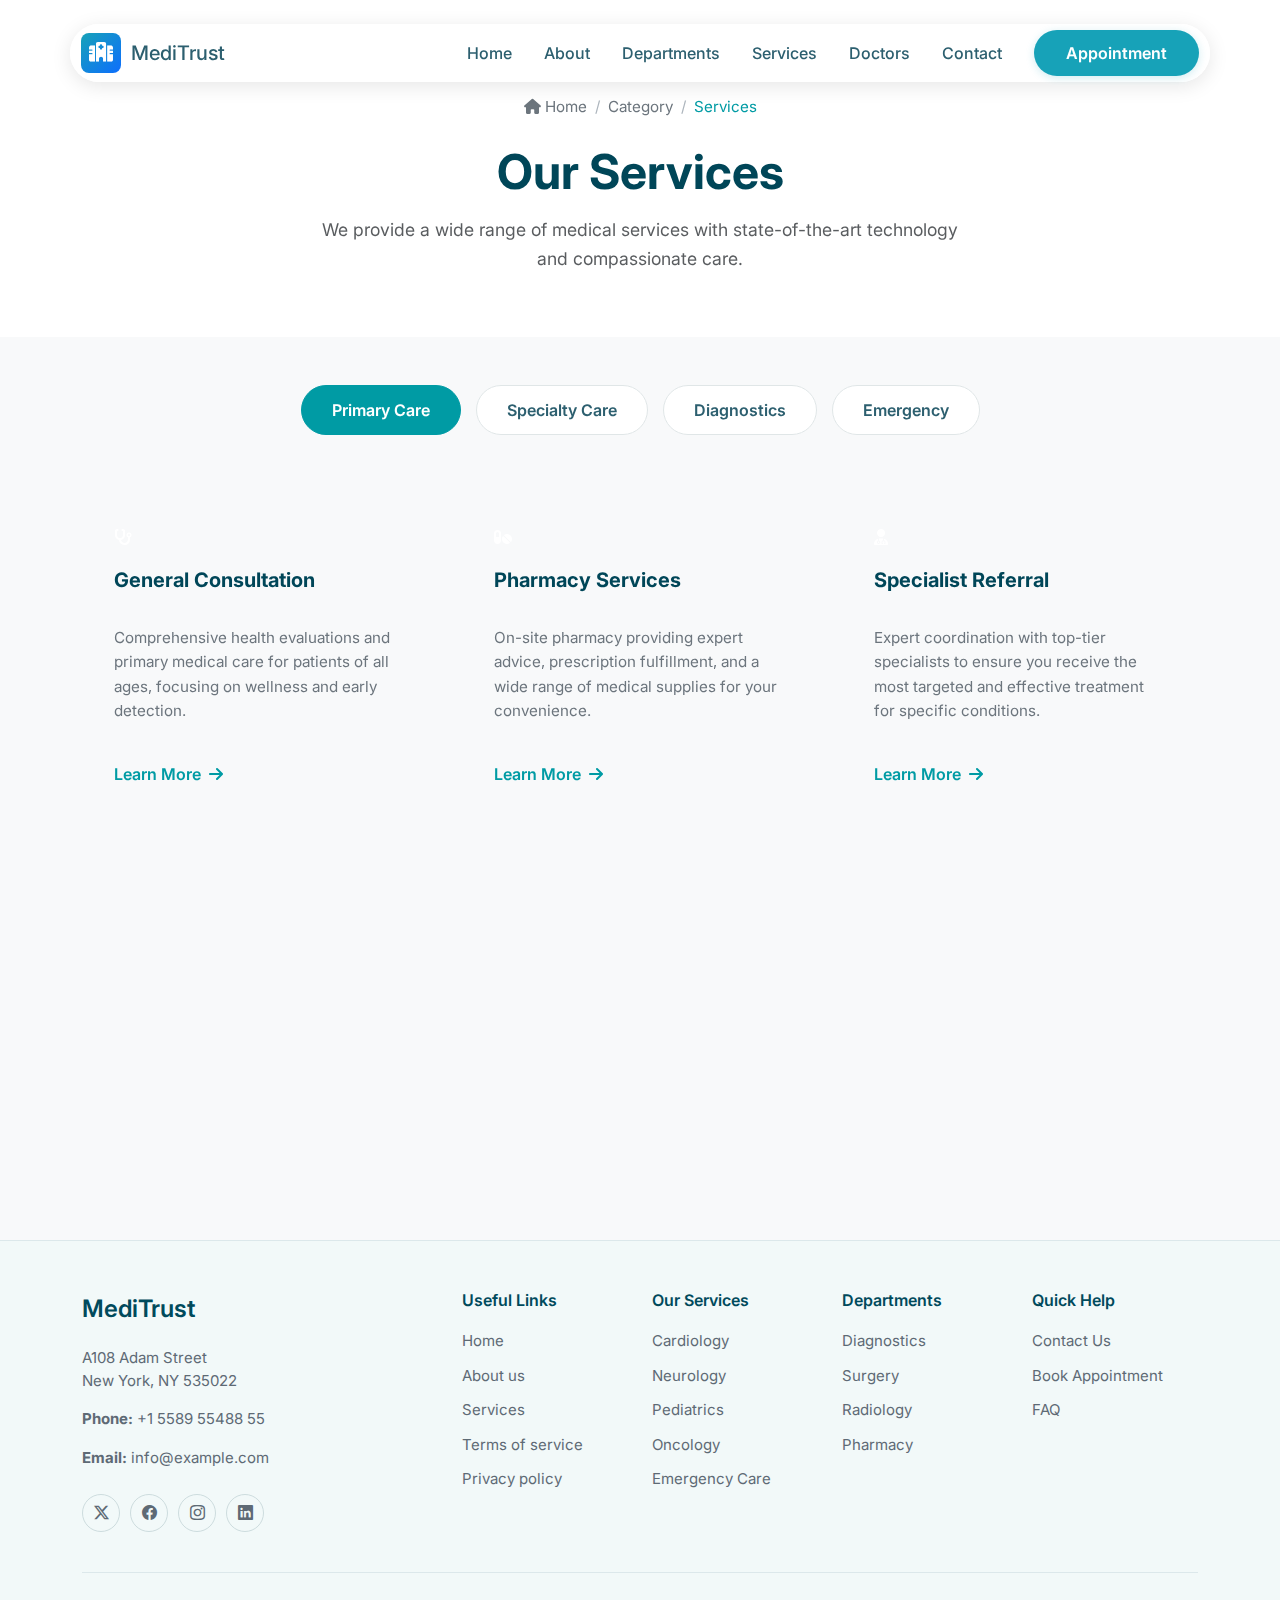
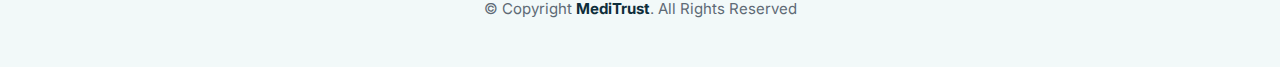
<file: Website(Meditrust)__Healthcare/service.html>
<!DOCTYPE html>
<html lang="en">

<head>
    <meta charset="UTF-8">
    <meta name="viewport" content="width=device-width, initial-scale=1.0">
    <title>Services - MediTrust</title>
    <link href="https://cdn.jsdelivr.net/npm/bootstrap@5.3.0/dist/css/bootstrap.min.css" rel="stylesheet">

    <!-- Font Awesome for icons -->
    <link rel="stylesheet" href="https://cdnjs.cloudflare.com/ajax/libs/font-awesome/6.4.0/css/all.min.css">

    <!-- Bootstrap Icons -->
    <link rel="stylesheet" href="https://cdn.jsdelivr.net/npm/bootstrap-icons@1.11.1/font/bootstrap-icons.css">

    <!-- Google Fonts -->
    <link href="https://fonts.googleapis.com/css2?family=Inter:wght@400;500;600;700&display=swap" rel="stylesheet">

    <!-- Custom CSS -->
    <link rel="stylesheet" href="style.css">

    <!-- AOS CSS -->
    <link href="https://unpkg.com/aos@2.3.1/dist/aos.css" rel="stylesheet">
</head>

<body>
    <!-- Navigation -->
    <nav class="navbar navbar-expand-lg navbar-light fixed-top">
        <div class="container">
            <a class="navbar-brand" href="home.html">
                <div class="logo-icon">
                    <i class="fas fa-hospital-alt"></i>
                </div>
                <span class="brand-name">MediTrust</span>
            </a>
            <button class="navbar-toggler" type="button" data-bs-toggle="collapse" data-bs-target="#navbarNav">
                <span class="navbar-toggler-icon"></span>
            </button>
            <div class="collapse navbar-collapse" id="navbarNav">
                <ul class="navbar-nav ms-auto align-items-center">
                    <li class="nav-item">
                        <a class="nav-link" href="home.html">Home</a>
                    </li>
                    <li class="nav-item">
                        <a class="nav-link" href="about.html">About</a>
                    </li>
                    <li class="nav-item">
                        <a class="nav-link" href="department.html">Departments</a>
                    </li>
                    <li class="nav-item">
                        <a class="nav-link active" href="service.html">Services</a>
                    </li>
                    <li class="nav-item">
                        <a class="nav-link" href="doctor.html">Doctors</a>
                    </li>
                    <li class="nav-item">
                        <a class="nav-link" href="contact.html">Contact</a>
                    </li>
                    <li class="nav-item">
                        <a class="btn btn-appointment ms-3" href="appointment.html">Appointment</a>
                    </li>
                </ul>
            </div>
        </div>
    </nav>

    <!-- Header Section -->
    <section class="py-5 mt-5 text-center container">
        <nav aria-label="breadcrumb" class="breadcrumb-container mb-4" data-aos="fade-down">
            <ol class="breadcrumb mb-0">
                <li class="breadcrumb-item">
                    <a href="home.html" class="breadcrumb-link">
                        <i class="fas fa-home"></i> Home
                    </a>
                </li>
                <li class="breadcrumb-item">
                    <a href="#" class="breadcrumb-link">Category</a>
                </li>
                <li class="breadcrumb-item text-light-teal active" aria-current="page">
                    Services
                </li>
            </ol>
        </nav>

        <h1 class="display-5 fw-bold text-dark-teal mb-3" data-aos="fade-up" data-aos-delay="100">Our Services</h1>

        <p class="text-muted mx-auto about-paragraph" data-aos="fade-up" data-aos-delay="200">
            We provide a wide range of medical services with state-of-the-art technology and compassionate care.
        </p>
    </section>

    <!-- Content Section -->
    <section class="py-5 bg-light">
        <div class="container">
            <!-- Filter Tabs -->
            <div class="service-tabs" data-aos="fade-up">
                <a href="#" class="service-tab active">Primary Care</a>
                <a href="#" class="service-tab">Specialty Care</a>
                <a href="#" class="service-tab">Diagnostics</a>
                <a href="#" class="service-tab">Emergency</a>
            </div>

            <!-- Service Cards Grid -->
            <div class="row g-4">
                <!-- Service 1 -->
                <div class="col-lg-4 col-md-6" data-aos="fade-up" data-aos-delay="100">
                    <div class="service-card">
                        <div class="service-icon-box">
                            <i class="fas fa-stethoscope"></i>
                        </div>
                        <h4 class="service-card-title">General Consultation</h4>
                        <p class="service-card-text">Comprehensive health evaluations and primary medical care for
                            patients of all ages, focusing on wellness and early detection.</p>
                        <a href="#" class="service-card-link">Learn More <i class="fas fa-arrow-right"></i></a>
                    </div>
                </div>

                <!-- Service 2 -->
                <div class="col-lg-4 col-md-6" data-aos="fade-up" data-aos-delay="200">
                    <div class="service-card">
                        <div class="service-icon-box">
                            <i class="fas fa-pills"></i>
                        </div>
                        <h4 class="service-card-title">Pharmacy Services</h4>
                        <p class="service-card-text">On-site pharmacy providing expert advice, prescription fulfillment,
                            and a wide range of medical supplies for your convenience.</p>
                        <a href="#" class="service-card-link">Learn More <i class="fas fa-arrow-right"></i></a>
                    </div>
                </div>

                <!-- Service 3 -->
                <div class="col-lg-4 col-md-6" data-aos="fade-up" data-aos-delay="300">
                    <div class="service-card">
                        <div class="service-icon-box">
                            <i class="fas fa-user-md"></i>
                        </div>
                        <h4 class="service-card-title">Specialist Referral</h4>
                        <p class="service-card-text">Expert coordination with top-tier specialists to ensure you receive
                            the most targeted and effective treatment for specific conditions.</p>
                        <a href="#" class="service-card-link">Learn More <i class="fas fa-arrow-right"></i></a>
                    </div>
                </div>

                <!-- Service 4 -->
                <div class="col-lg-4 col-md-6" data-aos="fade-up" data-aos-delay="400">
                    <div class="service-card">
                        <div class="service-icon-box">
                            <i class="fas fa-heartbeat"></i>
                        </div>
                        <h4 class="service-card-title">Health Screenings</h4>
                        <p class="service-card-text">Regular screenings and diagnostic tests tailored to your individual
                            risk factors and lifestyle to maintain peak health status.</p>
                        <a href="#" class="service-card-link">Learn More <i class="fas fa-arrow-right"></i></a>
                    </div>
                </div>

                <!-- Service 5 -->
                <div class="col-lg-4 col-md-6" data-aos="fade-up" data-aos-delay="500">
                    <div class="service-card">
                        <div class="service-icon-box">
                            <i class="fas fa-syringe"></i>
                        </div>
                        <h4 class="service-card-title">Vaccinations</h4>
                        <p class="service-card-text">Protecting the community with comprehensive immunization programs
                            for children, adults, and international travelers.</p>
                        <a href="#" class="service-card-link">Learn More <i class="fas fa-arrow-right"></i></a>
                    </div>
                </div>

                <!-- Service 6 -->
                <div class="col-lg-4 col-md-6" data-aos="fade-up" data-aos-delay="600">
                    <div class="service-card">
                        <div class="service-icon-box">
                            <i class="fas fa-notes-medical"></i>
                        </div>
                        <h4 class="service-card-title">Family Medicine</h4>
                        <p class="service-card-text">Dedicated care for the entire family, from pediatric growth
                            monitoring to geriatric support, ensuring a lifetime of health.</p>
                        <a href="#" class="service-card-link">Learn More <i class="fas fa-arrow-right"></i></a>
                    </div>
                </div>
            </div>
        </div>
    </section>

    <!-- Footer -->
    <footer class="custom-footer">
        <div class="container">
            <div class="row gy-4">
                <div class="col-lg-4 col-md-12">
                    <span class="brand-name">MediTrust</span>
                    <div class="contact-info mb-3">
                        <p>A108 Adam Street<br>New York, NY 535022</p>
                        <p class="mt-3"><strong>Phone:</strong> +1 5589 55488 55</p>
                        <p><strong>Email:</strong> info@example.com</p>
                    </div>
                    <div class="social-links">
                        <a href="#"><i class="bi bi-twitter-x"></i></a>
                        <a href="#"><i class="bi bi-facebook"></i></a>
                        <a href="#"><i class="bi bi-instagram"></i></a>
                        <a href="#"><i class="bi bi-linkedin"></i></a>
                    </div>
                </div>

                <div class="col-lg-2 col-6">
                    <h4>Useful Links</h4>
                    <ul class="footer-links">
                        <li><a href="home.html">Home</a></li>
                        <li><a href="about.html">About us</a></li>
                        <li><a href="service.html">Services</a></li>
                        <li><a href="#">Terms of service</a></li>
                        <li><a href="#">Privacy policy</a></li>
                    </ul>
                </div>

                <div class="col-lg-2 col-6">
                    <h4>Our Services</h4>
                    <ul class="footer-links">
                        <li><a href="#">Cardiology</a></li>
                        <li><a href="#">Neurology</a></li>
                        <li><a href="#">Pediatrics</a></li>
                        <li><a href="#">Oncology</a></li>
                        <li><a href="#">Emergency Care</a></li>
                    </ul>
                </div>

                <div class="col-lg-2 col-6">
                    <h4>Departments</h4>
                    <ul class="footer-links">
                        <li><a href="#">Diagnostics</a></li>
                        <li><a href="#">Surgery</a></li>
                        <li><a href="#">Radiology</a></li>
                        <li><a href="#">Pharmacy</a></li>
                    </ul>
                </div>

                <div class="col-lg-2 col-6">
                    <h4>Quick Help</h4>
                    <ul class="footer-links">
                        <li><a href="contact.html">Contact Us</a></li>
                        <li><a href="appointment.html">Book Appointment</a></li>
                        <li><a href="#">FAQ</a></li>
                    </ul>
                </div>
            </div>

            <div class="footer-bottom">
                <p>&copy; Copyright <strong>MediTrust</strong>. All Rights Reserved</p>
            </div>
        </div>
    </footer>

    <a href="#" class="scroll-top"><i class="bi bi-arrow-up-short"></i></a>

    <!-- Scripts -->
    <script src="https://cdn.jsdelivr.net/npm/bootstrap@5.3.0/dist/js/bootstrap.bundle.min.js"></script>
    <script src="https://unpkg.com/aos@2.3.1/dist/aos.js"></script>
    <script>
        AOS.init({
            duration: 1000,
            easing: 'ease-in-out',
            once: true,
            mirror: false
        });


        // Scroll to top button functionality
        const scrollTop = document.querySelector('.scroll-top');
        if (scrollTop) {
            const toggleScrollTop = () => {
                if (window.scrollY > 100) {
                    scrollTop.classList.add('active');
                } else {
                    scrollTop.classList.remove('active');
                }
            };
            window.addEventListener('load', toggleScrollTop);
            window.addEventListener('scroll', toggleScrollTop);

            scrollTop.addEventListener('click', (e) => {
                e.preventDefault();
                window.scrollTo({
                    top: 0,
                    behavior: 'smooth'
                });
            });
        }
    </script>
</body>

</html>
</file>
<file: Website(Meditrust)__Healthcare/style.css>
html {
    scroll-behavior: smooth;
}

html,
body {
    overflow-x: hidden;
    width: 100%;
    margin: 0;
    padding: 0;
}

body {
    font-family: 'Inter', sans-serif;
    color: #333;
}

/* Common Transitions */
a,
button,
.btn,
.card,
.doctor-card,
.footer-links a,
.social-links a {
    transition: all 0.3s cubic-bezier(0.4, 0, 0.2, 1);
}


/* Navigation Styles */
.navbar {
    padding: 1.5rem 0;
    background: transparent !important;
    backdrop-filter: none;
}

.navbar .container {
    background: rgba(255, 255, 255, 0.98);
    backdrop-filter: blur(10px);
    border-radius: 50px;
    padding: 4px 11px;
    box-shadow: 0 4px 20px rgba(0, 0, 0, 0.1);
}

.navbar-brand {
    font-weight: 500;
    color: #2c5f6f !important;
    display: flex;
    align-items: center;
    gap: 10px;
}


.logo-icon {
    width: 40px;
    height: 40px;
    background: linear-gradient(135deg, #17a2b8, #0d6efd);
    border-radius: 8px;
    display: flex;
    align-items: center;
    justify-content: center;
    color: white;
    font-size: 1.2rem;
}

.brand-name {
    color: #2c5f6f;
    font-weight: 500;
}

.nav-link {
    color: #2c5f6f !important;
    font-weight: 500;
    padding: 0.5rem 1rem !important;
    transition: color 0.3s ease;
}

.nav-link:hover {
    color: #17a2b8 !important;
    border-bottom: 2px solid #17a2b8;
}

.btn-appointment {
    background: #17a2b8;
    color: white !important;
    padding: 0.7rem 2rem !important;
    border-radius: 50px;
    font-weight: 600;
    transition: all 0.3s ease;
    border: none;
    box-shadow: 0 2px 8px rgba(23, 162, 184, 0.2);
}

.btn-appointment:hover {
    background: #138496;
    border-color: #138496;
    transform: translateY(-2px);
    box-shadow: 0 4px 12px rgba(23, 162, 184, 0.3);
}

/* Hero Section */
.hero-section {
    position: relative;
    min-height: 100vh;
    display: flex;
    flex-direction: column;
    justify-content: space-between;
    background: url('Images/bg_first_section.webp') no-repeat center center;
    background-size: cover;
    padding-top: 100px;
    padding-bottom: 40px;
    color: white;
}

.hero-overlay {
    position: absolute;
    top: 0;
    left: 0;
    right: 0;
    bottom: 0;
    background: linear-gradient(135deg, rgba(55, 62, 65, 0.85), rgba(55, 62, 65, 0.75));
}

.hero-content {
    position: relative;
    z-index: 2;
}

.hero-title {
    top: 66px;
    position: relative;
    font-size: 56px;
    font-weight: 700;
    line-height: 1.2;
    margin-bottom: 6.5rem;
    text-shadow: 2px 2px 4px rgba(0, 0, 0, 0.2);
}

.hero-text {
    font-size: 1.1rem;
    line-height: 1.8;
    margin-bottom: 2.5rem;
    opacity: 0.95;
    max-width: 600px;
}

.hero-buttons {
    display: flex;
    flex-wrap: wrap;
}

.hero-buttons .btn {
    padding: 11px 15px;
    border-radius: 30px;
    font-weight: 400;
    transition: all 0.3s ease;
    text-transform: capitalize;
}

.hero-buttons .btn-primary {
    background: #17a2b8;
    border: 2px solid #17a2b8;
}

.hero-buttons .btn-primary:hover {
    background: #138496;
    border-color: #138496;
    transform: translateY(-3px);
    box-shadow: 0 8px 20px rgba(23, 162, 184, 0.4);
}

.hero-buttons .btn-outline-light {
    border: 2px solid #17a2b8;
    color: #17a2b8;
    background: transparent;
}

.hero-buttons .btn-outline-light:hover {
    background: #17a2b8;
    color: white;
    transform: translateY(-3px);
}

/* Hero Info Boxes */
.hero-info {
    margin-top: 3rem;
}

.info-box {
    padding: 5px;
    margin-bottom: 1rem;
}

.info-icon {
    width: 50px;
    height: 50px;
    background: #17a2b8;
    border-radius: 50%;
    display: flex;
    align-items: center;
    justify-content: center;
    margin-right: 1rem;
    font-size: 1.3rem;
    flex-shrink: 0;
}

.info-label {
    font-size: 0.9rem;
    opacity: 0.9;
    margin-bottom: 0;
}

.info-value {
    font-size: 1.1rem;
    font-weight: 700;
    margin-bottom: 0;
}

/* Services Wrapper */
.services-wrapper {
    background: rgba(18, 41, 49, 0.95);
    backdrop-filter: blur(10px);
    border-radius: 15px;
    overflow: hidden;
    box-shadow: 0 15px 40px rgba(0, 0, 0, 0.2);
    position: relative;
    z-index: 5;
    margin-top: 0 !important;
}

.service-card {
    padding: 2.5rem 2rem;
    display: flex;
    align-items: flex-start;
    gap: 1.2rem;
    transition: all 0.3s ease;
    height: 100%;
    color: white;
    flex-direction: column;
}

.border-end-custom {
    border-right: 1px solid rgba(255, 255, 255, 0.1);
}

.service-card:hover {
    background: rgba(255, 255, 255, 0.03);
}

.service-icon {
    width: 50px;
    height: 50px;
    background: rgba(23, 162, 184, 0.1);
    border-radius: 12px;
    display: flex;
    align-items: center;
    justify-content: center;
    flex-shrink: 0;
    transition: all 0.3s ease;
}

.service-icon i {
    font-size: 1.5rem;
    color: #17a2b8;
}

.service-card:hover .service-icon {
    background: #17a2b8;
}

.service-card:hover .service-icon i {
    color: white;
}

.service-content {
    flex: 1;
}

.service-title {
    font-size: 1.2rem;
    font-weight: 600;
    color: white;
    margin-bottom: 0.5rem;
}

.service-text {
    font-size: 0.9rem;
    color: rgba(255, 255, 255, 0.6);
    line-height: 1.5;
}

/* Responsive adjustments for services */
@media (max-width: 991px) {
    .border-end-custom {
        border-right: none;
        border-bottom: 1px solid rgba(255, 255, 255, 0.1);
    }
}

/* Scroll to Top Button */
.scroll-to-top {
    position: fixed;
    bottom: 30px;
    right: 30px;
    width: 50px;
    height: 50px;
    background: #17a2b8;
    color: white;
    border: none;
    border-radius: 50%;
    cursor: pointer;
    display: flex;
    align-items: center;
    justify-content: center;
    font-size: 1.2rem;
    box-shadow: 0 4px 15px rgba(23, 162, 184, 0.4);
    opacity: 0;
    visibility: hidden;
    transform: translateY(20px);
    transition: all 0.3s ease;
    z-index: 1000;
}

.scroll-to-top.show {
    opacity: 1;
    visibility: visible;
    transform: translateY(0);
}

.scroll-to-top:hover {
    background: #138496;
    transform: translateY(-3px);
    box-shadow: 0 6px 20px rgba(23, 162, 184, 0.6);
}

.scroll-to-top:active {
    transform: translateY(-1px);
}

/* Commitment Section */
.commitment-section {
    padding: 100px 0;
    background-color: #ffffff;
}

.commitment-image-wrapper {
    position: relative;
    padding-right: 30px;
    padding-bottom: 30px;
}

.commitment-image {
    width: 100%;
    border-radius: 20px;
    box-shadow: 0 20px 40px rgba(0, 0, 0, 0.1);
}

.experience-badge {
    position: absolute;
    bottom: 0;
    right: 0;
    background: #0097a7;
    color: white;
    padding: 20px;
    border-radius: 7px;
    text-align: center;
    box-shadow: 0 10px 30px rgba(0, 151, 167, 0.3);
    min-width: 180px;
}

.experience-number {
    font-size: 2.5rem;
    font-weight: 700;
    margin-bottom: 0;
    line-height: 1;
}

.experience-text {
    font-size: 0.9rem;
    margin-bottom: 0;
    opacity: 0.9;
}

.commitment-title {
    font-size: 2.5rem;
    font-weight: 700;
    color: #0e2e3b;
    margin-bottom: 1.5rem;
}

.commitment-description {
    font-size: 1.1rem;
    color: #555;
    margin-bottom: 1.5rem;
    line-height: 1.6;
}

.commitment-text {
    color: #777;
    margin-bottom: 2rem;
    line-height: 1.6;
}

.commitment-feature {
    display: flex;
    align-items: flex-start;
    gap: 15px;
    flex-direction: row;
}

.feature-icon {
    width: 50px;
    height: 50px;
    background: rgba(23, 162, 184, 0.1);
    border-radius: 50%;
    display: flex;
    align-items: center;
    justify-content: center;
    flex-shrink: 0;
}

.feature-icon i {
    font-size: 1.2rem;
    color: #17a2b8;
}

.feature-title {
    font-size: 1.1rem;
    font-weight: 600;
    color: #0e2e3b;
    margin-bottom: 0.3rem;
}

.feature-text {
    font-size: 0.9rem;
    color: #777;
    margin-bottom: 0;
}

.commitment-buttons .btn-primary {
    background-color: #17a2b8;
    border-color: #17a2b8;
    padding: 8px 6px;
}

.commitment-buttons .btn-primary:hover {
    background-color: #138496;
    border-color: #138496;
}

.commitment-buttons .btn-outline-primary {
    color: #555;
    border-color: #ddd;
    padding: 8px 6px;
}

.commitment-buttons .btn-outline-primary:hover {
    background-color: #606566;
    border-color: #606566;
    color: white;
}


/* Accreditation Section */
.accreditation-section {
    padding: 80px 0;
    border-top: 1px solid #eaeaea;
    background-color: #fff;
}

.accreditation-title {
    font-size: 1.5rem;
    font-weight: 600;
    color: #2c5f6f;
    position: relative;
    display: inline-block;
    margin-bottom: 0;
}

.accreditation-title::after {
    content: '';
    display: block;
    width: 60px;
    height: 3px;
    background: #17a2b8;
    margin: 15px auto 0;
    border-radius: 2px;
}


.logo-wrapper {
    display: flex;
    align-items: center;
    justify-content: center;
    padding: 0;
    transition: transform 0.3s ease;
}

.accreditation-logo {
    max-height: 55px;
    width: auto;
    opacity: 0.6;
    transition: all 0.3s ease;
    filter: grayscale(100%);
    cursor: pointer;
}

.logo-wrapper:hover .accreditation-logo {
    opacity: 1;
    filter: grayscale(0%);
    transform: scale(1.1);
}

.logo-row {
    margin-top: 3rem !important;
}



/* Featured Services Section */
.featured-services-section {
    padding: 80px 0;
    background-color: #f1f7fd;
}

.featured-service-card {
    background: #fff;
    padding: 2.5rem;
    border-radius: 8px;
    box-shadow: 0 5px 20px rgba(0, 0, 0, 0.05);
    border-top: 4px solid #17a2b8;
    height: 100%;
    transition: transform 0.3s ease, box-shadow 0.3s ease;
}

.featured-service-card:hover {
    transform: translateY(-5px);
    box-shadow: 0 10px 30px rgba(0, 0, 0, 0.1);
}

.featured-icon-wrapper {
    width: 70px;
    height: 70px;
    background-color: #e0f7fa;
    border-radius: 50%;
    display: flex;
    align-items: center;
    justify-content: center;
    margin-bottom: 1.5rem;
}

.featured-icon-wrapper i {
    font-size: 1.75rem;
    color: #17a2b8;
}

.featured-title {
    font-size: 1.5rem;
    font-weight: 700;
    color: #0e2e3b;
    margin-bottom: 1rem;
}

.featured-desc {
    color: #666;
    line-height: 1.6;
    margin-bottom: 1.5rem;
    font-size: 0.95rem;
}

.featured-list {
    list-style: none;
    padding: 0;
    margin-bottom: 2rem;
}

.featured-list li {
    display: flex;
    align-items: flex-start;
    margin-bottom: 0.8rem;
    color: #444;
    font-size: 0.95rem;
}

.featured-list li i {
    color: #17a2b8;
    margin-right: 10px;
    margin-top: 4px;
}

.featured-link {
    display: inline-flex;
    align-items: center;
    color: #17a2b8;
    font-weight: 700;
    text-decoration: none;
    transition: all 0.3s ease;
}

.featured-link i {
    font-size: 0.9rem;
    margin-left: 8px;
    transition: transform 0.3s ease;
}

.featured-link:hover {
    color: #138496;
}

.featured-link:hover i {
    transform: translateX(5px);
}


/* Find A Doctor Section */
.find-doctor-section {
    padding: 80px 0;
    background-color: #ffffff;
}

.search-box-wrapper {
    background: #ffffff;
    padding: 2rem;
    border-radius: 15px;
    box-shadow: 0 10px 40px rgba(0, 0, 0, 0.08);
    margin-top: 2rem;
    border: 1px solid rgba(0, 0, 0, 0.02);
}

.search-form .form-control,
.search-form .form-select {
    height: 55px;
    border-radius: 8px;
    border: 1px solid #dee2e6;
    padding-left: 1.2rem;
    font-size: 1rem;
    color: #555;
    transition: all 0.3s ease;
}

.search-form .form-control:focus,
.search-form .form-select:focus {
    border-color: #17a2b8;
    box-shadow: 0 0 0 0.2rem rgba(23, 162, 184, 0.15);
}

.btn-search-doctor {
    height: 55px;
    width: 100%;
    background-color: #0097a7;
    color: white;
    border: none;
    border-radius: 8px;
    font-weight: 600;
    font-size: 1.1rem;
    transition: all 0.3s ease;
    display: flex;
    align-items: center;
    justify-content: center;
    gap: 10px;
}

.btn-search-doctor:hover {
    background-color: #008391;
    transform: translateY(-2px);
    box-shadow: 0 5px 15px rgba(0, 151, 167, 0.3);
}


/* Doctor Cards */
.doctor-card {
    background: #fff;
    border-radius: 12px;
    box-shadow: 0 5px 20px rgba(0, 0, 0, 0.05);
    transition: all 0.3s ease;
    overflow: hidden;
    height: 100%;
    border: 1px solid #eee;
}

.doctor-card:hover {
    transform: translateY(-5px);
    box-shadow: 0 10px 30px rgba(0, 0, 0, 0.1);
}

.doctor-img-wrapper {
    position: relative;
    height: 300px;
    overflow: hidden;
}

.doctor-img-wrapper img {
    width: 100%;
    height: 100%;
    object-fit: cover;
    object-position: top;
    transition: transform 0.5s ease;
}

.doctor-card:hover .doctor-img-wrapper img {
    transform: scale(1.05);
}

.doctor-badge {
    position: absolute;
    top: 15px;
    right: 15px;
    padding: 6px 12px;
    border-radius: 20px;
    font-size: 0.75rem;
    font-weight: 700;
    text-transform: uppercase;
    color: white;
    z-index: 2;
}

.badge-available {
    background-color: #28a745;
}

.badge-surgery {
    background-color: #ffc107;
    color: #333;
}

.doctor-body {
    padding: 1.5rem;
}

.doctor-name {
    font-size: 1.25rem;
    font-weight: 700;
    color: #0e2e3b;
    margin-bottom: 0.25rem;
}

.doctor-specialty {
    color: #17a2b8;
    font-weight: 600;
    font-size: 0.95rem;
    margin-bottom: 0.5rem;
}

.doctor-experience {
    font-size: 0.9rem;
    color: #777;
    margin-bottom: 0.75rem;
}

.doctor-rating {
    color: #ffc107;
    font-size: 0.9rem;
    margin-bottom: 1.5rem;
    display: flex;
    align-items: center;
    gap: 3px;
}

.rating-number {
    color: #555;
    margin-left: 5px;
    font-weight: 500;
}

.doctor-actions {
    display: flex;
    gap: 10px;
}

.btn-doctor-outline {
    flex: 1;
    color: #17a2b8;
    background: white;
    border: 2px solid #17a2b8;
    padding: 8px 5px;
    font-size: 0.9rem;
    font-weight: 600;
    border-radius: 6px;
    transition: all 0.3s ease;
    text-align: center;
    text-decoration: none;
    display: flex;
    align-items: center;
    justify-content: center;
}

.btn-doctor-outline:hover {
    background: #e0f7fa;
    color: #138496;
}

.btn-doctor-fill {
    flex: 1;
    color: white;
    background: #0097a7;
    border: 2px solid #0097a7;
    padding: 8px 5px;
    font-size: 0.9rem;
    font-weight: 600;
    border-radius: 6px;
    transition: all 0.3s ease;
    text-align: center;
    text-decoration: none;
    display: flex;
    align-items: center;
    justify-content: center;
}

.btn-doctor-fill:hover {
    background: #008391;
    border-color: #008391;
    color: white;
    box-shadow: 0 4px 10px rgba(0, 151, 167, 0.3);
}

/* Health Priority Section */
.health-priority-section {
    padding: 11px 0;
    text-align: center;
    background-color: #ffffff;
}

.priority-title {
    color: #1a5667;
    font-size: 2.5rem;
    font-weight: 600;
    margin-bottom: 1.5rem;
}

.priority-text {
    color: #555;
    font-size: 1.1rem;
    line-height: 1.6;
    max-width: 800px;
    margin: 0 auto 2.5rem;
}

.priority-buttons {
    display: flex;
    justify-content: center;
    gap: 20px;
    flex-wrap: wrap;
}

.btn-priority-fill {
    background-color: #0097a7;
    color: white;
    padding: 12px 30px;
    border-radius: 50px;
    font-weight: 600;
    font-size: 1rem;
    border: 2px solid #0097a7;
    transition: all 0.3s ease;
    text-decoration: none;
}

.btn-priority-fill:hover {
    background-color: #008391;
    border-color: #008391;
    color: white;
    transform: translateY(-2px);
    box-shadow: 0 5px 15px rgba(0, 151, 167, 0.3);
}

.btn-priority-outline {
    background-color: transparent;
    color: #0097a7;
    padding: 12px 40px;
    border-radius: 50px;
    font-weight: 600;
    font-size: 1rem;
    border: 2px solid #0097a7;
    transition: all 0.3s ease;
    text-decoration: none;
}

.btn-priority-outline:hover {
    background-color: #e0f7fa;
    color: #008391;
    transform: translateY(-2px);
}

/* Core Features Section */
.core-features-section {
    padding: 80px 0;
    background-color: #f7fbfe;
}

.core-feature-card {
    background: #fff;
    border-radius: 12px;
    padding: 3rem 2rem;
    text-align: center;
    box-shadow: 0 5px 25px rgba(0, 0, 0, 0.05);
    transition: all 0.3s ease;
    height: 100%;
}

.core-feature-card:hover {
    transform: translateY(-10px);
    box-shadow: 0 15px 35px rgba(0, 0, 0, 0.1);
}

.core-feature-icon {
    width: 80px;
    height: 80px;
    background-color: #e0f7fa;
    border-radius: 50%;
    display: flex;
    align-items: center;
    justify-content: center;
    margin: 0 auto 1.5rem;
}

.core-feature-icon i {
    font-size: 2rem;
    color: #17a2b8;
}

.core-feature-title {
    font-size: 1.35rem;
    font-weight: 700;
    color: #0e2e3b;
    margin-bottom: 1rem;
}

.core-feature-text {
    color: #666;
    font-size: 0.95rem;
    line-height: 1.6;
    margin-bottom: 1.5rem;
}

.core-feature-link {
    color: #17a2b8;
    font-weight: 600;
    text-decoration: none;
    font-size: 0.95rem;
    display: inline-flex;
    align-items: center;
    transition: all 0.3s ease;
}

.core-feature-link i {
    margin-left: 5px;
    transition: transform 0.3s ease;
}

.core-feature-link:hover {
    color: #138496;
}

.core-feature-link:hover i {
    transform: translateX(5px);
}

.departments-section {
    padding: 80px 0;
    background-color: #ffff;
}

.section-title-wrapper {
    text-align: center;
    margin-bottom: 3rem;
}

.section-title {
    color: #2c5f6f;
    font-size: 2rem;
    font-weight: 700;
    margin-bottom: 20px;
    padding-bottom: 20px;
    position: relative;
    display: inline-block;
}

.section-title::after {
    content: '';
    position: absolute;
    display: block;
    width: 50px;
    height: 3px;
    background: #17a2b8;
    bottom: 0;
    left: 50%;
    transform: translateX(-50%);
}


.section-description {
    color: #555;
    margin: 0 auto;
    font-size: 1rem;
    max-width: 700px;
}


/* Department Cards */
.department-card {
    transition: transform 0.3s ease, box-shadow 0.3s ease;
    overflow: hidden;
    border-radius: 8px;
    /* Slightly rounded corners */
}

.department-card:hover {
    transform: translateY(-5px);
    box-shadow: 0 10px 30px rgba(0, 0, 0, 0.1) !important;
}

.card-img-wrapper {
    overflow: hidden;
    height: 220px;
    position: relative;
}

.department-card .card-img-top {
    width: 100%;
    height: 100%;
    object-fit: cover;
    transition: transform 0.3s ease;
}

.department-card:hover .card-img-top {
    transform: scale(1.05);
    /* Subtle zoom */
}

.department-icon-overlay {
    width: 60px;
    height: 60px;
    background: linear-gradient(135deg, #17a2b8, #0097a7);
    border-radius: 50%;
    display: flex;
    align-items: center;
    justify-content: center;
    color: white;
    font-size: 1.5rem;
    margin-top: -30px;
    /* Overlap effect */
    margin-left: 20px;
    position: relative;
    z-index: 2;
    box-shadow: 0 4px 10px rgba(23, 162, 184, 0.3);
}

.department-card .card-body {
    padding: 1rem 1.7rem 1.7rem;
    /* Adjusted padding */
}

.department-card .card-title {
    color: #0e2e3b;
    font-size: 1.25rem;
    font-weight: 700;
    margin-bottom: 0.75rem;
    margin-top: 5px;
}

.department-card .card-text {
    color: #666;
    font-size: 0.95rem;
    line-height: 1.6;
    margin-bottom: 1.5rem;
}

.learn-more-link {
    color: #17a2b8;
    font-weight: 600;
    text-decoration: none;
    display: inline-flex;
    align-items: center;
    font-size: 0.95rem;
    transition: color 0.3s ease;
}

.learn-more-link i {
    font-size: 0.8rem;
    transition: transform 0.3s ease;
}

.learn-more-link:hover {
    color: #138496;
}

.learn-more-link:hover i {
    transform: translateX(4px);
}



/* Emergency Banner Section */
.emergency-banner-section {
    padding: 30px 0;
}

.emergency-banner {
    background-color: #008fa1;
    border-radius: 10px;
    padding: 25px 3rem;
    display: flex;
    align-items: center;
    justify-content: space-between;
    box-shadow: 0 10px 30px rgba(0, 143, 161, 0.2);
}

.emergency-content {
    display: flex;
    align-items: center;
    gap: 1.5rem;
}

.emergency-icon-circle {
    width: 60px;
    height: 60px;
    background-color: rgba(255, 255, 255, 0.15);
    border-radius: 50%;
    display: flex;
    align-items: center;
    justify-content: center;
    color: white;
    font-size: 1.5rem;
    flex-shrink: 0;
}

.emergency-title {
    color: white;
    font-size: 1.75rem;
    font-weight: 700;
    margin-bottom: 0.25rem;
}

.emergency-text {
    color: rgba(255, 255, 255, 0.85);
    font-size: 1rem;
    margin-bottom: 0;
}

.btn-emergency-call {
    background-color: white;
    color: #008fa1;
    padding: 12px 30px;
    border-radius: 50px;
    font-weight: 700;
    text-decoration: none;
    display: flex;
    align-items: center;
    gap: 12px;
    transition: all 0.3s ease;
    font-size: 1.1rem;
    box-shadow: 0 4px 15px rgba(0, 0, 0, 0.1);
}

.btn-emergency-call:hover {
    background-color: #f8f9fa;
    transform: translateY(-3px);
    box-shadow: 0 8px 20px rgba(0, 0, 0, 0.15);
    color: #007685;
}

.btn-emergency-call i {
    font-size: 1rem;
}

@media (max-width: 991px) {
    .emergency-banner {
        flex-direction: column;
        text-align: center;
        gap: 2rem;
        padding: 2rem;
    }

    .emergency-content {
        flex-direction: column;
    }
}


/* Emergency Info Section */
.emergency-info-section {
    padding: 80px 0;
    background-color: #fff;
}

.red-emergency-banner {
    background: #ea001e;
    border-radius: 15px;
    padding: 2.5rem 3rem;
    display: flex;
    align-items: center;
    justify-content: space-between;
    box-shadow: 0 10px 40px rgba(234, 0, 30, 0.25);
    margin-top: 2rem;
}

.red-banner-content {
    display: flex;
    align-items: center;
    gap: 2.5rem;
}

.red-banner-icon {
    font-size: 3.5rem;
    color: rgba(255, 255, 255, 0.9);
}

.red-banner-title {
    color: #fff;
    font-size: 1.8rem;
    font-weight: 700;
    margin-bottom: 0.5rem;
}

.red-banner-desc {
    color: #fff;
    font-size: 1.1rem;
    margin-bottom: 0;
    max-width: 600px;
    opacity: 0.95;
    line-height: 1.5;
}

.btn-call-911 {
    background: #fff;
    color: #ea001e;
    padding: 12px 35px;
    border-radius: 50px;
    font-weight: 700;
    text-decoration: none;
    display: flex;
    align-items: center;
    gap: 12px;
    transition: all 0.3s ease;
    font-size: 1.1rem;
    border: 2px solid #fff;
}

.btn-call-911:hover {
    background: transparent;
    color: #fff;
    transform: translateY(-3px);
}

@media (max-width: 991px) {
    .red-emergency-banner {
        flex-direction: column;
        text-align: center;
        gap: 2rem;
        padding: 2.5rem 1.5rem;
    }

    .red-banner-content {
        flex-direction: column;
        gap: 1.5rem;
    }
}



.footer-bottom strong {
    color: #0e2e3b;
}

.credits {
    padding-top: 5px;
    font-size: 13px;
    color: #444;
}

.credits a {
    color: #17a2b8;
    text-decoration: none;
    transition: 0.3s;
}

.credits a:hover {
    color: #0e2e3b;
}




/* Emergency Locations Section */
.emergency-locations-section {
    padding: 0 0 80px;
    background-color: #fff;
}

.emergency-location-card {
    background: #fff;
    border-radius: 12px;
    padding: 3rem 2rem;
    text-align: center;
    box-shadow: 0 5px 25px rgba(0, 0, 0, 0.05);
    height: 100%;
    position: relative;
    border-left: 5px solid transparent;
    transition: all 0.4s cubic-bezier(0.165, 0.84, 0.44, 1);
}

.emergency-location-card:hover {
    transform: translateY(-5px);
    box-shadow: 0 12px 30px rgba(0, 0, 0, 0.1);
}

.card-red {
    border-left-color: #ea001e;
}

.card-teal {
    border-left-color: #0097a7;
}

.location-icon-wrapper {
    width: 60px;
    height: 60px;
    margin: 0 auto 1.5rem;
    display: flex;
    align-items: center;
    justify-content: center;
    font-size: 2.5rem;
    transition: transform 0.4s ease;
}

.emergency-location-card:hover .location-icon-wrapper {
    transform: scale(1.15);
}

.card-red .location-icon-wrapper {
    color: #ea001e;
}

.card-teal .location-icon-wrapper {
    color: #0097a7;
}

.location-title {
    color: #0e2e3b;
    font-size: 1.75rem;
    font-weight: 700;
    margin-bottom: 1.25rem;
}

.location-info-item {
    display: flex;
    align-items: center;
    justify-content: center;
    gap: 10px;
    margin-bottom: 0.75rem;
    color: #555;
    font-size: 1rem;
}

.location-info-item i {
    color: #0097a7;
    font-size: 1.1rem;
}

.location-hours {
    color: #777;
    margin-top: 1.25rem;
    margin-bottom: 2rem;
    font-size: 0.95rem;
}

.btn-location-call {
    background-color: #0097a7;
    color: white;
    padding: 10px 35px;
    border-radius: 50px;
    font-weight: 600;
    text-decoration: none;
    transition: all 0.3s ease;
    display: inline-block;
}

.btn-location-call:hover {
    background-color: #008391;
    color: white;
    transform: translateY(-2px);
    box-shadow: 0 5px 15px rgba(0, 151, 167, 0.3);
}


/* Consolidated Component Styles */

.breadcrumb-container {
    display: flex;
    justify-content: center;
    font-size: 0.95rem;
}

.breadcrumb-item+.breadcrumb-item::before {
    color: #adb5bd;
    content: "/";
}

.breadcrumb-link {
    color: #6c757d;
    text-decoration: none;
    transition: all 0.3s ease;
}

.breadcrumb-link:hover {
    color: #004658;
}

.text-dark-teal {
    color: #004658;
}

.text-light-teal {
    color: #009ba4 !important;
}

.about-paragraph {
    max-width: 650px;
    margin-left: auto;
    margin-right: auto;
    font-size: 1.1rem;
    line-height: 1.6;
}

.custom-footer {
    background-color: #f2f9f9;
    color: #5e6a75;
    font-size: 15px;
    padding-top: 50px;
    padding-bottom: 30px;
    position: relative;
    border-top: 1px solid #dce8eb;
}

.custom-footer h4,
.custom-footer .brand-name {
    color: #004a5c;
    font-weight: 600;
}

.custom-footer .brand-name {
    font-size: 24px;
    margin-bottom: 20px;
    display: inline-block;
}

.custom-footer h4 {
    font-size: 16px;
    margin-bottom: 20px;
}

.custom-footer .footer-links {
    list-style: none;
    padding: 0;
    margin: 0;
}

.custom-footer .footer-links li {
    margin-bottom: 12px;
}

.custom-footer .footer-links a {
    color: #5e6a75;
    text-decoration: none;
    transition: 0.3s;
}

.custom-footer .footer-links a:hover {
    color: #00a8b6;
}

.custom-footer .social-links {
    margin-top: 25px;
    display: flex;
    gap: 10px;
}

.custom-footer .social-links a {
    display: flex;
    align-items: center;
    justify-content: center;
    width: 38px;
    height: 38px;
    border-radius: 50%;
    border: 1px solid #cddcde;
    color: #5e6a75;
    transition: 0.3s;
    text-decoration: none;
}

.custom-footer .social-links a:hover {
    color: #00a8b6;
    border-color: #00a8b6;
}

.custom-footer .footer-bottom {
    margin-top: 40px;
    padding-top: 25px;
    border-top: 1px solid #dce8eb;
    text-align: center;
}

.scroll-top {
    position: fixed;
    right: 30px;
    bottom: 30px;
    background-color: #17a2b8;
    width: 45px;
    height: 45px;
    border-radius: 50%;
    display: flex;
    align-items: center;
    justify-content: center;
    color: white;
    text-decoration: none;
    transition: all 0.3s ease;
    z-index: 999;
    box-shadow: 0 4px 15px rgba(23, 162, 184, 0.3);
    visibility: hidden;
    opacity: 0;
}



.scroll-top:hover {
    background-color: #138496;
    color: white;
    transform: translateY(-5px);
}

.section-tag {
    color: #009ba4;
    font-weight: 600;
    text-transform: uppercase;
    letter-spacing: 1px;
    display: block;
    margin-bottom: 10px;
}

.who-we-are-image {
    border-radius: 20px;
    box-shadow: 0 15px 30px rgba(0, 0, 0, 0.1);
    width: 100%;
    height: auto;
}

.values-section {
    background-color: #f8fafd;
    padding: 80px 0;
}

.value-card {
    background: white;
    padding: 40px;
    border-radius: 15px;
    border: 1px solid #eef2f6;
    transition: all 0.3s ease;
    height: 100%;
}

.value-card:hover {
    transform: translateY(-10px);
    box-shadow: 0 10px 30px rgba(0, 155, 164, 0.1);
}

.value-icon {
    width: 60px;
    height: 60px;
    background: rgba(0, 155, 164, 0.1);
    color: #009ba4;
    border-radius: 50%;
    display: flex;
    align-items: center;
    justify-content: center;
    font-size: 24px;
    margin-bottom: 25px;
}

.stats-section {
    padding: 80px 0;
    background: linear-gradient(135deg, #004a5c, #007c8a);
    color: white;
}

.stat-item h2 {
    font-size: 3rem;
    font-weight: 700;
    margin-bottom: 5px;
}

.stat-item p {
    opacity: 0.9;
    font-size: 1.1rem;
    margin-bottom: 0;
}

.service-tabs {
    display: flex;
    justify-content: center;
    gap: 15px;
    margin-bottom: 50px;
    flex-wrap: wrap;
}

.service-tab {
    padding: 12px 30px;
    border-radius: 50px;
    border: 1px solid #e0e6e7;
    background: white;
    color: #2c5f6f;
    font-weight: 600;
    cursor: pointer;
    transition: all 0.3s ease;
    text-decoration: none;
    display: inline-block;
}

.service-tab:hover {
    border-color: #009ba4;
    color: #009ba4;
}

.service-tab.active {
    background-color: #009ba4;
    border-color: #009ba4;
    color: white;
}

.service-card-title {
    color: #004658;
    font-weight: 700;
    margin-bottom: 15px;
    font-size: 1.25rem;
}

.service-card-text {
    color: #6c757d;
    font-size: 0.95rem;
    line-height: 1.6;
    margin-bottom: 20px;
}

.service-card-link {
    color: #009ba4;
    font-weight: 600;
    text-decoration: none;
    display: inline-flex;
    align-items: center;
    gap: 8px;
    transition: gap 0.3s ease;
}

.service-card-link:hover {
    color: #004658;
    gap: 12px;
}

/* Department Cards */
.dept-card {
    background: white;
    border-radius: 15px;
    overflow: hidden;
    border: 1px solid #f0f0f0;
    transition: all 0.3s ease;
    height: 100%;
}

.dept-card:hover {
    transform: translateY(-10px);
    box-shadow: 0 15px 30px rgba(0, 0, 0, 0.05);
    border-color: #009ba4;
}

.dept-img-container {
    height: 200px;
    overflow: hidden;
}

.dept-img-container img {
    width: 100%;
    height: 100%;
    object-fit: cover;
    transition: transform 0.5s ease;
}

.dept-card:hover .dept-img-container img {
    transform: scale(1.1);
}

.dept-content {
    padding: 25px;
    text-align: center;
}

.dept-icon {
    width: 60px;
    height: 60px;
    background: white;
    border-radius: 50%;
    display: flex;
    align-items: center;
    justify-content: center;
    box-shadow: 0 5px 15px rgba(0, 0, 0, 0.1);
    margin: -55px auto 20px;
    position: relative;
    z-index: 2;
    color: #009ba4;
    font-size: 24px;
}

.dept-title {
    color: #004658;
    font-weight: 700;
    margin-bottom: 12px;
}

.dept-text {
    color: #6c757d;
    font-size: 0.9rem;
    line-height: 1.6;
    margin-bottom: 20px;
}

.contact-info-card,
.contact-form-card {
    border: 1px solid #f0f0f0;
    transition: transform 0.3s ease;
    background: white;
}

.contact-info-card:hover,
.contact-form-card:hover {
    transform: translateY(-5px);
}

.bg-light-teal-subtle {
    background-color: rgba(0, 155, 164, 0.1);
}

.form-control {
    padding: 12px 15px !important;
    border-radius: 8px !important;
    border: 1px solid #e0e6e7 !important;
    font-size: 0.95rem !important;
}

.form-control:focus {
    border-color: #009ba4 !important;
    box-shadow: 0 0 0 0.25rem rgba(0, 155, 164, 0.1) !important;
}

/* Appointment Page Styles */
.booking-section {
    padding: 80px 0;
    background-color: #f8fafd;
}

.booking-card {
    background: white;
    padding: 40px;
    border-radius: 20px;
    box-shadow: 0 15px 40px rgba(0, 70, 88, 0.08);
}

.booking-card .form-control,
.booking-card .form-select {
    padding: 12px 15px !important;
    border-radius: 8px !important;
    border: 1px solid #e0e6e7 !important;
    font-size: 0.95rem !important;
}

.booking-card .form-control:focus,
.booking-card .form-select:focus {
    border-color: #009ba4 !important;
    box-shadow: 0 0 0 0.25rem rgba(0, 155, 164, 0.1) !important;
}

.btn-teal {
    background-color: #009ba4;
    color: white;
    padding: 12px 30px;
    border-radius: 8px;
    font-weight: 600;
    transition: all 0.3s ease;
    border: none;
}

.btn-teal:hover {
    background-color: #007c8a;
    color: white;
    transform: translateY(-2px);
}

.feature-item {
    display: flex;
    align-items: center;
    margin-bottom: 30px;
    gap: 20px;
}

.icon-circle {
    width: 60px;
    height: 60px;
    background: rgba(0, 155, 164, 0.1);
    color: #009ba4;
    border-radius: 50%;
    display: flex;
    align-items: center;
    justify-content: center;
    font-size: 24px;
    flex-shrink: 0;
}

.feature-title {
    color: #004658;
    font-weight: 700;
    font-size: 1.1rem;
    margin-bottom: 5px;
}

.feature-desc {
    color: #6c757d;
    font-size: 0.95rem;
    margin-bottom: 0;
}

.emergency-box {
    background: white;
    padding: 25px;
    border-radius: 15px;
    border-left: 5px solid #009ba4;
    box-shadow: 0 10px 25px rgba(0, 0, 0, 0.05);
    margin-top: 40px;
}

.emergency-title {
    color: #004658;
    font-weight: 700;
    font-size: 1.1rem;
}

.text-teal-bright {
    color: #009ba4 !important;
}

.emergency-number {
    color: #009ba4;
    font-weight: 700;
}

.text-teal {
    color: #004658 !important;
}



@media (max-width: 1200px) {
    .hero-title {
        font-size: 48px;
    }
}

@media (max-width: 992px) {
    .navbar {
        padding: 1rem 0;
    }

    .navbar .container {
        border-radius: 15px;
        padding: 8px 15px;
    }

    .navbar-collapse {
        margin-top: 15px;
        background: white;
        padding: 20px;
        border-radius: 15px;
        box-shadow: 0 10px 30px rgba(0, 0, 0, 0.1);
    }

    .nav-link:hover {
        border-bottom: none;
        color: #17a2b8 !important;
        padding-left: 1.5rem !important;
    }

    .btn-appointment {
        margin: 1rem 0 0 0 !important;
        display: block;
        width: 100%;
        text-align: center;
    }

    .hero-section {
        padding-top: 120px;
        text-align: center;
    }

    .hero-title {
        top: 0;
        font-size: 38px;
        margin-bottom: 2rem;
    }

    .hero-text {
        margin: 0 auto 2.5rem;
    }

    .hero-buttons {
        justify-content: center;
    }

    .hero-info {
        margin-top: 2rem;
    }

    .info-box {
        justify-content: center;
    }

    .services-wrapper {
        margin-top: 3rem !important;
    }

    .commitment-section,
    .departments-section,
    .featured-services-section,
    .find-doctor-section,
    .core-features-section {
        padding: 60px 0;
    }

    .commitment-title {
        font-size: 2rem;
        text-align: center;
    }

    .commitment-description,
    .commitment-text {
        text-align: center;
    }

    .commitment-buttons {
        display: flex;
        justify-content: center;
        flex-wrap: wrap;
        gap: 10px;
    }

    .commitment-buttons .btn {
        margin: 0 !important;
    }

    .commitment-image-wrapper {
        padding-right: 0;
        padding-bottom: 0;
        margin-bottom: 30px;
    }
}

@media (max-width: 768px) {
    .hero-title {
        font-size: 32px;
    }

    .experience-badge {
        position: relative;
        margin-top: -30px;
        margin-left: auto;
        margin-right: auto;
        width: fit-content;
    }

    .section-title {
        font-size: 1.75rem;
    }

    .stat-item h2 {
        font-size: 2.2rem;
    }

    .doctor-img-wrapper {
        height: 250px;
    }

    .search-box-wrapper {
        padding: 1.5rem;
    }

    .btn-search-doctor {
        font-size: 1rem;
    }
}

@media (max-width: 576px) {
    .hero-title {
        font-size: 28px;
    }

    .hero-buttons {
        flex-direction: column;
        width: 100%;
    }

    .hero-buttons .btn {
        width: 100%;
        margin-right: 0 !important;
        margin-bottom: 10px;
    }

    .service-card {
        flex-direction: column;
        text-align: center;
        align-items: center;
        padding: 2rem 1.5rem;
    }

    .service-icon {
        margin-right: 0;
        margin-bottom: 1rem;
    }

    .priority-title {
        font-size: 1.5rem;
    }

    .priority-buttons {
        flex-direction: column;
        gap: 10px;
    }

    .priority-buttons .btn-priority-fill,
    .priority-buttons .btn-priority-outline {
        width: 100%;
        text-align: center;
    }

    .accreditation-logo {
        max-height: 40px;
    }

    .footer-bottom {
        text-align: center;
    }

    .doctor-actions {
        flex-direction: column;
    }

    .stat-item h2 {
        font-size: 1.8rem;
    }

    .about-paragraph {
        font-size: 1rem;
    }

    .custom-footer {
        text-align: center;
    }

    .social-links {
        justify-content: center;
    }

    .service-tab {
        padding: 8px 20px;
        font-size: 0.9rem;
    }

    .who-we-are-section {
        padding: 40px 0;
    }

    .display-5 {
        font-size: 2rem !important;
    }
}
</file>
